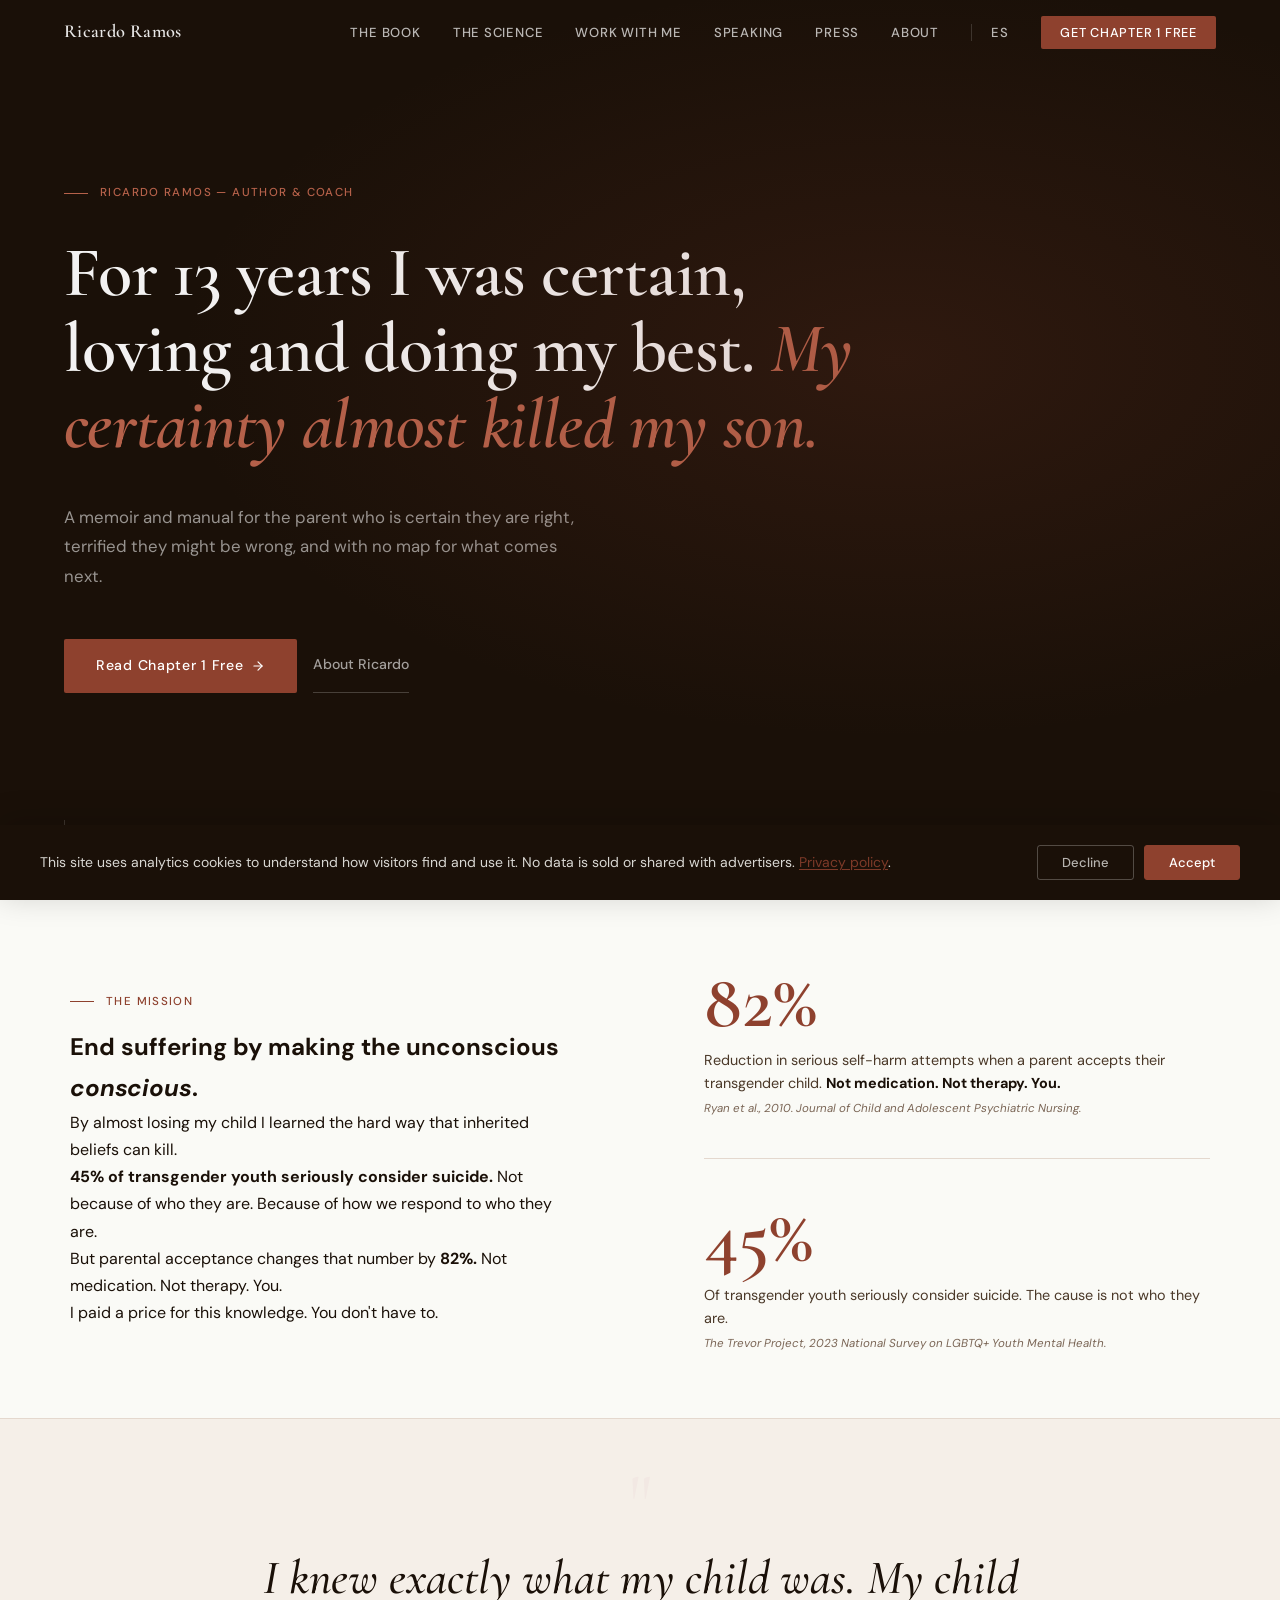
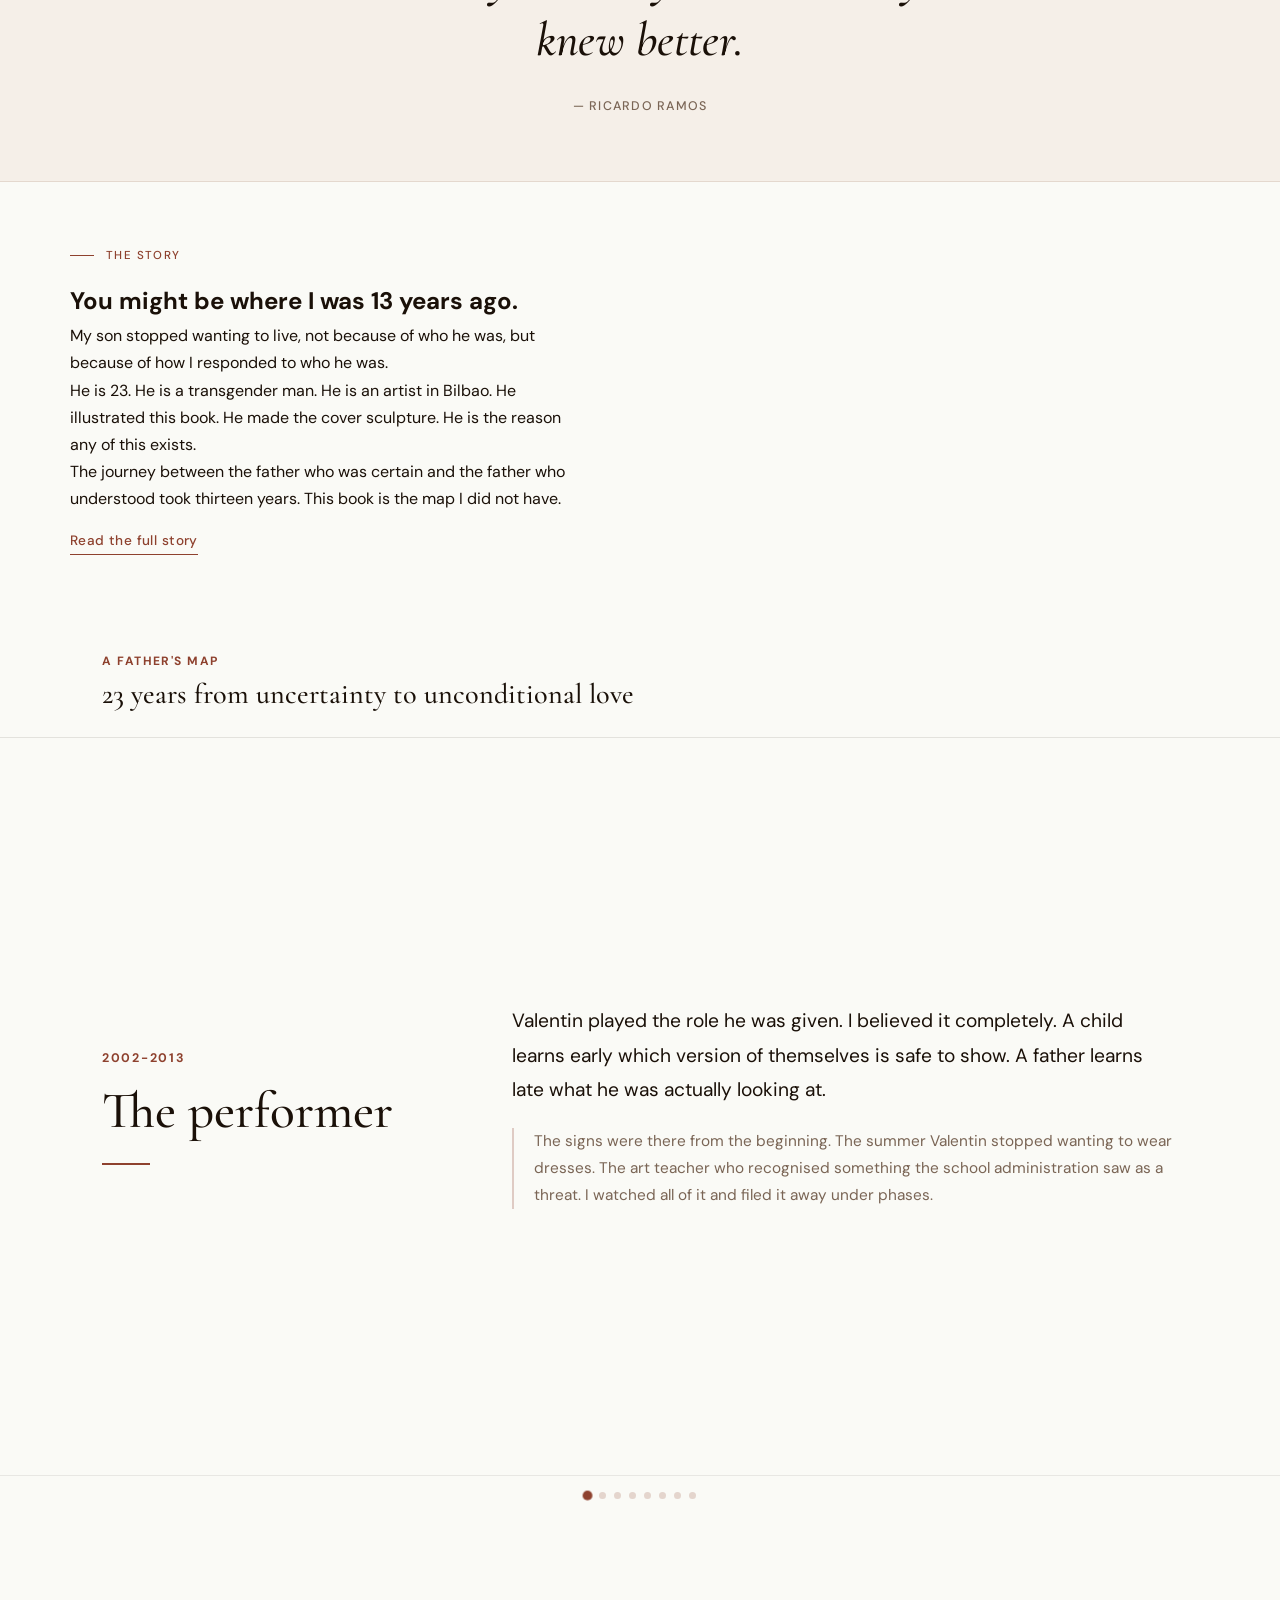
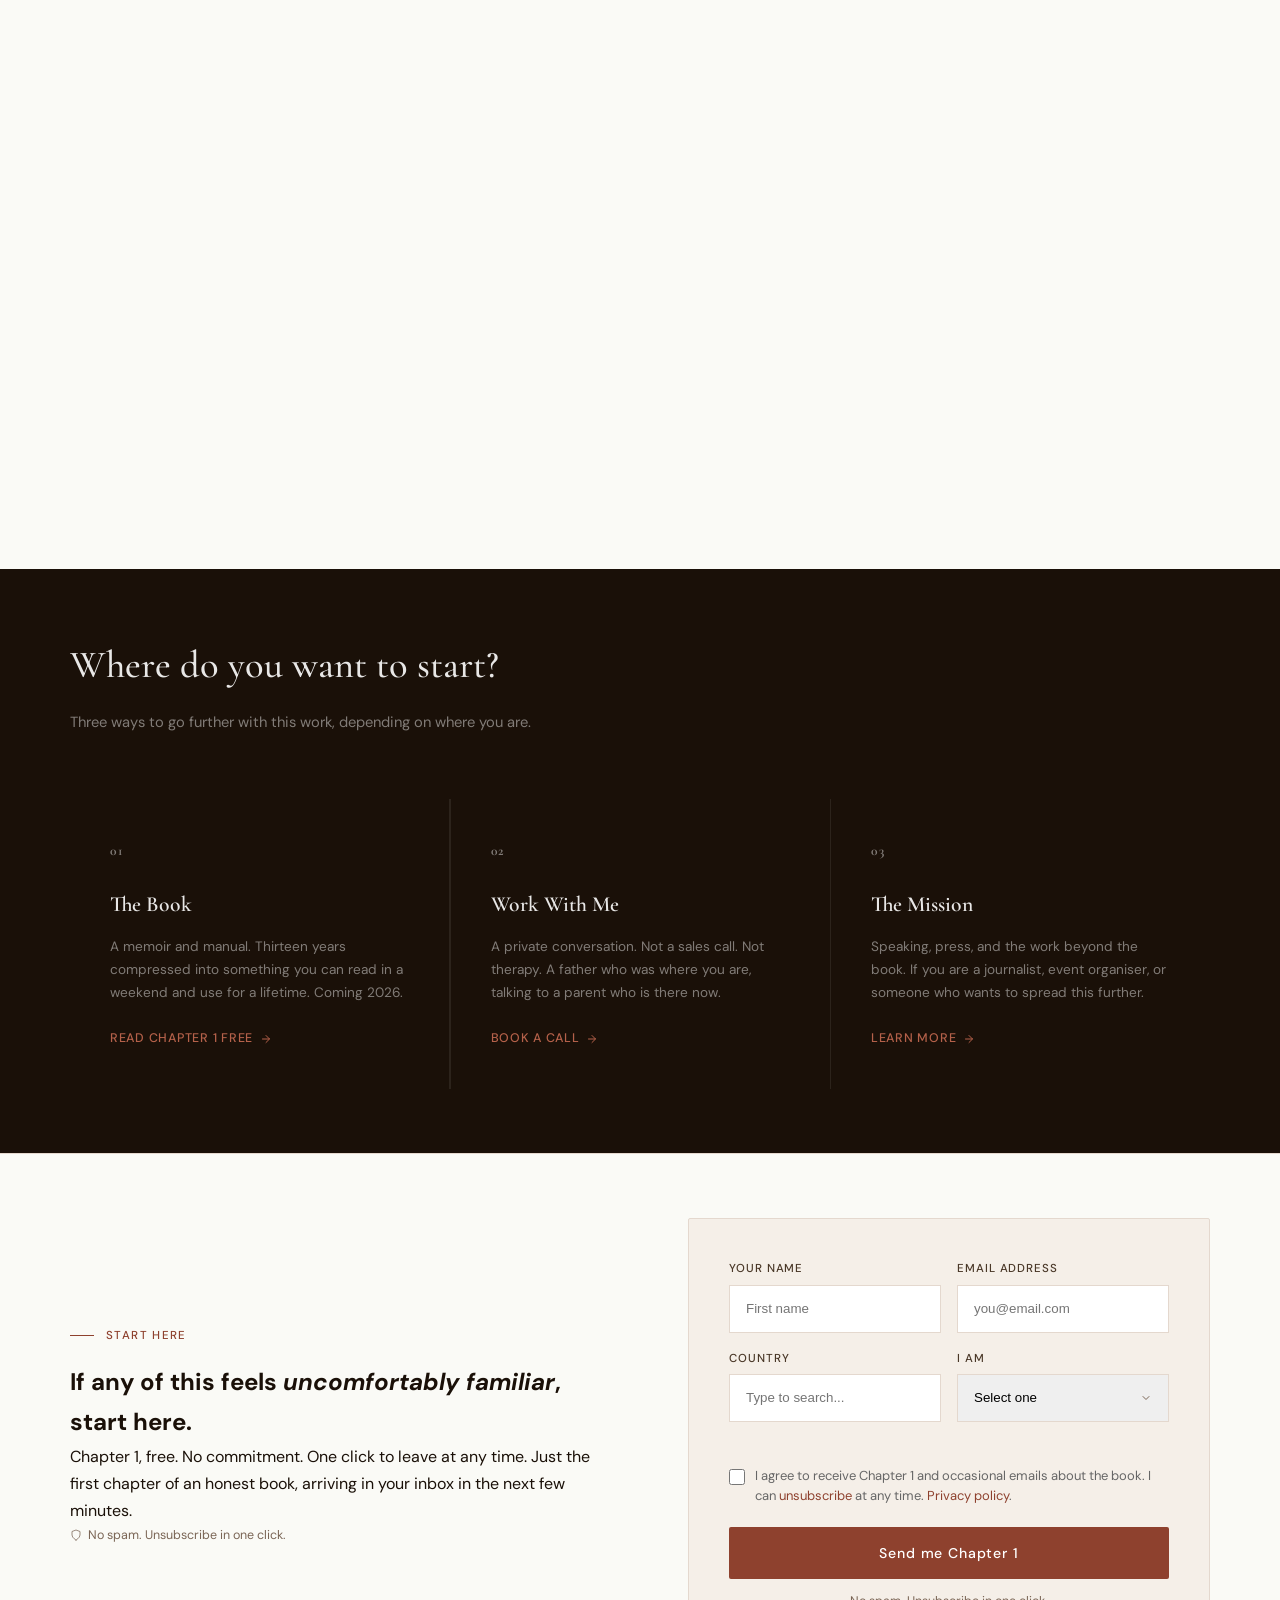
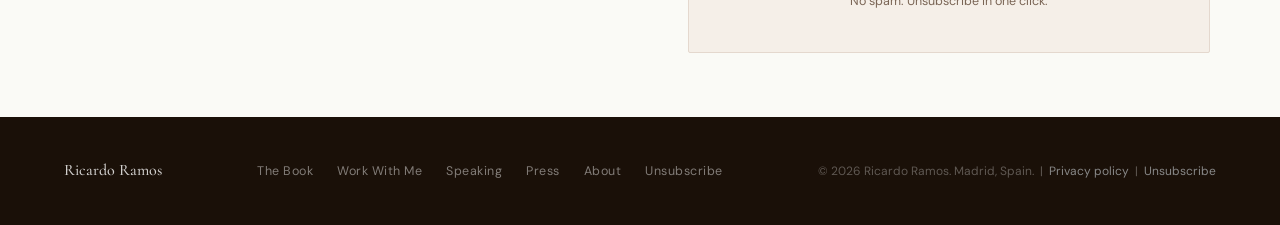
<file: index.html>
<!DOCTYPE html>
<html lang="en">
<head>
  <meta charset="UTF-8" />
  <meta name="viewport" content="width=device-width, initial-scale=1.0" />
  <title>Ricardo Ramos — Author & Coach</title>
  <meta name="description" content="For 13 years I was certain, loving and doing my best. My certainty almost killed my son. A memoir and coaching platform for parents who are not yet ready." />
  <link rel="preconnect" href="https://fonts.googleapis.com" />
  <link rel="preconnect" href="https://fonts.gstatic.com" crossorigin />
  <link href="https://fonts.googleapis.com/css2?family=Cormorant+Garamond:ital,wght@0,300;0,400;0,500;0,600;0,700;1,300;1,400;1,600&family=DM+Sans:opsz,wght@9..40,300;9..40,400;9..40,500&display=swap" rel="stylesheet" />
  <link rel="stylesheet" href="/css/styles.css" />
  <link rel="icon" type="image/x-icon" href="/favicon.ico"/>
<link rel="icon" type="image/png" sizes="96x96" href="/favicon-96x96.png"/>
<link rel="icon" type="image/svg+xml" href="/favicon.svg"/>
<link rel="apple-touch-icon" sizes="180x180" href="/apple-touch-icon.png"/>
<link rel="manifest" href="/site.webmanifest"/>
  <meta property="og:type" content="website" />
  <meta property="og:url" content="https://ricardoramosauthor.com/" />
  <meta property="og:title" content="Ricardo Ramos — Author & Coach" />
  <meta property="og:description" content="For 13 years I was certain, loving and doing my best. My certainty almost killed my son." />
  <meta property="og:image" content="https://ricardoramosauthor.com/og-image.jpg" />
  <meta name="twitter:card" content="summary_large_image" />
  <meta name="twitter:title" content="Ricardo Ramos — Author & Coach" />
  <meta name="twitter:description" content="For 13 years I was certain, loving and doing my best. My certainty almost killed my son." />
  <link rel="canonical" href="https://ricardoramosauthor.com/" />
  <script type="application/ld+json">
  {
    "@context": "https://schema.org",
    "@graph": [
      {
        "@type": "WebSite",
        "@id": "https://ricardoramosauthor.com/#website",
        "url": "https://ricardoramosauthor.com/",
        "name": "Ricardo Ramos",
        "description": "Author and coach. A memoir and manual for parents of transgender children.",
        "publisher": { "@id": "https://ricardoramosauthor.com/#person" }
      },
      {
        "@type": "Person",
        "@id": "https://ricardoramosauthor.com/#person",
        "name": "Ricardo Ramos",
        "jobTitle": "Author and Coach",
        "nationality": "Venezuelan",
        "homeLocation": { "@type": "Place", "name": "Madrid, Spain" },
        "url": "https://ricardoramosauthor.com/",
        "email": "ricardo@ricardoramosauthor.com",
        "description": "Venezuelan entrepreneur and author based in Madrid. Author of God Makes No Mistakes.",
        "knowsAbout": ["transgender parenting", "parental acceptance", "family transformation", "identity", "coaching"],
        "knowsLanguage": ["Spanish", "English"]
      }
    ]
  }
  </script>
  <style>
    html, body { overflow-x: clip; }

    /* HERO */
    .hero {
      min-height: 100svh; padding: 0 5vw;
      display: grid; grid-template-rows: 1fr auto;
      background: var(--dark); position: relative; overflow: hidden;
    }
    .hero::before {
      content: ''; position: absolute; inset: 0;
      background: radial-gradient(ellipse 80% 60% at 70% 40%, rgba(142,65,46,0.18) 0%, transparent 70%);
      pointer-events: none;
    }
    .hero-body { display: flex; align-items: center; padding-top: 96px; }
    .hero-inner { max-width: 820px; }
    .hero-inner .eyebrow { color: var(--terra-light); margin-bottom: 2rem; }
    .hero-inner .eyebrow::before { background: var(--terra-light); }
    .hero-headline {
      font-family: var(--font-display); font-size: clamp(2.6rem, 5.5vw, 5rem);
      font-weight: 600; line-height: 1.08; color: rgba(255,255,255,0.95);
      margin-bottom: 2.5rem; letter-spacing: -0.01em;
    }
    .hero-headline em { font-style: italic; color: var(--terra-light); }
    .hero-sub { font-size: 1.05rem; color: rgba(255,255,255,0.55); line-height: 1.75; max-width: 520px; margin-bottom: 3rem; }
    .hero-actions { display: flex; gap: 1rem; flex-wrap: wrap; }
    .btn-hero {
      display: inline-flex; align-items: center; gap: 0.5rem;
      background: var(--terra); color: #fff; padding: 0.9rem 2rem;
      border-radius: var(--radius); font-size: 0.88rem; font-weight: 500;
      letter-spacing: 0.05em; transition: background 0.2s, transform 0.2s; min-height: 44px;
    }
    .btn-hero:hover { background: var(--terra-light); transform: translateY(-1px); }
    .btn-hero-ghost {
      display: inline-flex; align-items: center; gap: 0.5rem;
      color: rgba(255,255,255,0.6); font-size: 0.88rem; font-weight: 500;
      padding: 0.9rem 0; border-bottom: 1px solid rgba(255,255,255,0.2);
      transition: color 0.2s, border-color 0.2s; min-height: 44px;
    }
    .btn-hero-ghost:hover { color: rgba(255,255,255,0.9); border-color: rgba(255,255,255,0.5); }
    .hero-scroll {
      padding: 2.5rem 0; display: flex; align-items: center; gap: 1rem;
      color: rgba(255,255,255,0.2); font-size: 0.72rem; letter-spacing: 0.1em; text-transform: uppercase;
    }
    .hero-scroll::before {
      content: ''; display: block; width: 1px; height: 40px;
      background: rgba(255,255,255,0.15); animation: pulse-scroll 2s ease-in-out infinite;
    }
    @keyframes pulse-scroll { 0%, 100% { opacity: 0.3; } 50% { opacity: 0.8; } }

    /* WHY */
    .why-section { padding: 64px 5vw; background: var(--bg); }
    .why-grid { display: grid; grid-template-columns: 1fr 1fr; gap: 8rem; align-items: center; }
    .why-copy h2 { font-family: var(--font-display); font-size: clamp(2rem, 3.5vw, 3rem); font-weight: 500; line-height: 1.2; color: var(--ink); margin-bottom: 1.5rem; }
    .why-copy h2 em { font-style: italic; color: var(--terra); }
    .why-copy p { font-size: 0.98rem; color: var(--ink-mid); line-height: 1.85; margin-bottom: 1.25rem; }
    .why-copy p strong { color: var(--ink); font-weight: 600; }
    .why-copy .close { font-size: 1rem; color: var(--ink); font-weight: 500; margin-top: 1.5rem; margin-bottom: 0; }
    .stat-block { display: flex; flex-direction: column; gap: 2.5rem; }
    .stat-row { padding-bottom: 2.5rem; border-bottom: 1px solid var(--border); }
    .stat-row:last-child { border-bottom: none; padding-bottom: 0; }
    .stat-big { font-family: var(--font-display); font-size: clamp(3rem, 6vw, 5rem); font-weight: 600; color: var(--terra); line-height: 1; margin-bottom: 0.5rem; }
    .stat-context { font-size: 0.9rem; color: var(--ink-mid); line-height: 1.6; }
    .stat-context strong { color: var(--ink); }
    .stat-source { font-size: 0.72rem; color: var(--ink-soft); margin-top: 0.25rem; font-style: italic; }

    /* QUOTE */
    .quote-section { padding: 64px 5vw; background: var(--cream); border-top: 1px solid var(--border); border-bottom: 1px solid var(--border); }
    .quote-inner { max-width: 820px; margin: 0 auto; text-align: center; }
    .quote-mark { font-family: var(--font-display); font-size: 5rem; color: var(--terra-pale); line-height: 0.5; margin-bottom: 1.5rem; display: block; }
    .quote-text { font-family: var(--font-display); font-size: clamp(1.8rem, 4vw, 3rem); font-weight: 500; font-style: italic; color: var(--ink); line-height: 1.3; margin-bottom: 1.5rem; }
    .quote-attr { font-size: 0.78rem; font-weight: 500; letter-spacing: 0.1em; text-transform: uppercase; color: var(--ink-soft); }

    /* STORY */
    .story-section { padding: 64px 5vw; background: var(--bg); }
    .story-grid { display: grid; grid-template-columns: 1fr 1fr; gap: 8rem; align-items: center; }
    .story-copy h2 { font-family: var(--font-display); font-size: clamp(1.8rem, 3vw, 2.6rem); font-weight: 500; line-height: 1.25; color: var(--ink); margin-bottom: 1.5rem; }
    .story-copy p { font-size: 0.98rem; color: var(--ink-mid); line-height: 1.85; margin-bottom: 1.25rem; }
    .story-copy .son-line { font-family: var(--font-display); font-size: 1.1rem; font-style: italic; color: var(--ink); border-left: 3px solid var(--terra); padding-left: 1.25rem; line-height: 1.6; margin: 2rem 0; }
    /* HORIZONTAL STICKY TIMELINE */

    /* DOORS */
    .doors-section { padding: 64px 5vw; background: var(--dark); }
    .doors-header { max-width: 600px; margin-bottom: 4rem; }
    .doors-header h2 { font-family: var(--font-display); font-size: clamp(1.8rem, 3vw, 2.6rem); font-weight: 500; color: rgba(255,255,255,0.9); margin-bottom: 0.75rem; }
    .doors-header p { font-size: 0.92rem; color: rgba(255,255,255,0.45); }
    .doors-grid { display: grid; grid-template-columns: repeat(3, 1fr); gap: 1.5px; background: rgba(255,255,255,0.08); }
    .door { background: var(--dark); padding: 2.5rem; transition: background 0.25s; display: flex; flex-direction: column; }
    .door:hover { background: #2C1A0E; }
    .door-number { font-family: var(--font-display); font-size: 0.75rem; font-weight: 700; letter-spacing: 0.12em; color: var(--terra-light); margin-bottom: 1.5rem; }
    .door h3 { font-family: var(--font-display); font-size: 1.35rem; font-weight: 600; color: rgba(255,255,255,0.9); margin-bottom: 0.75rem; }
    .door p { font-size: 0.85rem; color: rgba(255,255,255,0.45); line-height: 1.7; flex: 1; margin-bottom: 1.5rem; }
    .door-link { display: inline-flex; align-items: center; gap: 0.4rem; font-size: 0.78rem; font-weight: 500; letter-spacing: 0.06em; text-transform: uppercase; color: var(--terra-light); transition: gap 0.2s; }
    .door-link:hover { gap: 0.7rem; }

    /* LEAD CAPTURE */
    .invite-section { padding: 64px 5vw; background: var(--bg); border-top: 1px solid var(--border); }
    .invite-grid { display: grid; grid-template-columns: 1fr 1fr; gap: 6rem; align-items: center; }
    .invite-copy h2 { font-family: var(--font-display); font-size: clamp(2rem, 3.5vw, 3rem); font-weight: 500; line-height: 1.2; color: var(--ink); margin-bottom: 1.25rem; }
    .invite-copy h2 em { font-style: italic; color: var(--terra); }
    .invite-copy p { font-size: 0.95rem; color: var(--ink-mid); line-height: 1.75; margin-bottom: 1rem; }
    .invite-form-wrap { background: var(--cream); border: 1px solid var(--border); border-radius: var(--radius); padding: 2.5rem; }

    /* CONSENT ROW */
    .consent-row { display: flex; gap: 10px; align-items: flex-start; margin-bottom: 20px; }
    .consent-row input[type="checkbox"] { margin-top: 3px; flex-shrink: 0; accent-color: #8E412E; }
    .consent-row p { margin: 0; font-size: 13px; color: #666; line-height: 1.6; }

    /* COUNTRY DROPDOWN */
    #country-dropdown {
      display: none; position: absolute; z-index: 200; left: 0; right: 0;
      background: #fff; border: 1px solid var(--border); border-top: none;
      max-height: 220px; overflow-y: auto; border-radius: 0 0 6px 6px;
      box-shadow: 0 6px 16px rgba(0,0,0,0.08);
    }
    .country-option { padding: 10px 14px; cursor: pointer; font-size: 0.9rem; color: var(--ink); line-height: 1.4; }
    .country-option:hover { background: var(--cream); }

    /* MOBILE */
    @media (max-width: 900px) {
      .why-grid, .story-grid, .invite-grid { grid-template-columns: 1fr; gap: 3.5rem; }
      .doors-grid { grid-template-columns: 1fr; gap: 0; }
      .door { border-bottom: 1px solid rgba(255,255,255,0.08); }
      .hero-headline { font-size: clamp(1.8rem, 8vw, 2.6rem); }
      .hero-inner { max-width: 100%; }
      .invite-section { scroll-margin-top: 24px; padding-top: 24px; }
      .invite-grid { gap: 0.5rem; }
      .invite-form-wrap { padding: 1.25rem; box-sizing: border-box; width: 100%; }
      .invite-form-wrap input,
      .invite-form-wrap select { box-sizing: border-box; width: 100%; max-width: 100%; }
      .consent-row { width: 100%; box-sizing: border-box; }
    }
  
    /* ── HORIZONTAL STICKY TIMELINE ── */
    @media(max-width:600px){}
    @media(max-width:600px){}

    /* TIMELINE */
    @media(max-width:700px){}
    @media(max-width:700px){}

    /* TIMELINE */
    .tl-outer{position:relative;height:350vh;}
    .tl-sticky{position:sticky;top:0;height:100vh;overflow:hidden;background:var(--bg);display:flex;flex-direction:column;}
    .tl-header{flex-shrink:0;padding:2rem 8vw 1.5rem;border-bottom:0.5px solid rgba(26,16,8,.1);}
    .tl-main-title{font-size:.75rem;font-weight:700;letter-spacing:.12em;text-transform:uppercase;color:var(--terra);margin-bottom:.4rem;display:block;}
    .tl-subtitle{font-family:var(--font-display);font-size:clamp(1.4rem,2.2vw,2rem);font-weight:500;color:var(--dark);line-height:1.25;margin:0;}
    .tl-card-area{flex:1;min-height:0;overflow:hidden;padding:0 8vw;display:flex;align-items:stretch;}
    .tl-track{display:flex;width:100%;align-items:stretch;transition:transform .6s cubic-bezier(.25,.46,.45,.94);will-change:transform;}
    .tl-card{flex:0 0 100%;min-width:100%;opacity:0;transform:translateX(20px);transition:opacity .45s ease,transform .45s ease;display:grid;grid-template-columns:1fr 2fr;gap:6vw;align-items:center;}
    .tl-card.on{opacity:1;transform:translateX(0);}
    .tl-yr{font-size:.78rem;font-weight:700;letter-spacing:.14em;text-transform:uppercase;color:var(--terra);margin-bottom:.9rem;display:block;}
    .tl-ttl{font-family:var(--font-display);font-size:clamp(2.2rem,4vw,3.5rem);font-weight:500;color:var(--dark);line-height:1.1;margin-bottom:1.5rem;}
    .tl-rule{width:48px;height:2px;background:var(--terra);}
    .tl-dsc{font-size:clamp(1.05rem,1.5vw,1.25rem);color:var(--ink);line-height:1.8;margin-bottom:1.25rem;}
    .tl-detail{font-size:clamp(.95rem,1.2vw,1.1rem);color:var(--ink-soft);line-height:1.75;padding-left:1.25rem;border-left:2px solid rgba(142,65,46,.25);}
    .tl-bottom{flex-shrink:0;padding:1rem 8vw calc(1.25rem + env(safe-area-inset-bottom));display:flex;align-items:center;justify-content:center;border-top:0.5px solid rgba(26,16,8,.08);}
    .tl-dots{display:flex;gap:8px;}
    .tl-dot{width:7px;height:7px;border-radius:50%;background:rgba(142,65,46,.2);transition:background .3s,transform .3s;}
    .tl-dot.on{background:var(--terra);transform:scale(1.4);}
    @media(max-width:700px){
      .tl-card{grid-template-columns:1fr;gap:1rem;align-items:start;}
      .tl-card-area{align-items:flex-start;padding-top:1.25rem;overflow-y:auto;padding-bottom:7rem;}
      .tl-ttl{font-size:2rem;margin-bottom:1rem;}
      .tl-dsc{font-size:1rem;}
      .tl-detail{font-size:.9rem;}
    }
</style>
</head>
  <nav class="nav hero-dark" id="main-nav" role="navigation" aria-label="Main navigation">
    <a href="/" class="nav-logo">Ricardo Ramos</a>
    <ul class="nav-links" role="list">
      <li><a href="/book.html">The Book</a></li>
      <li><a href="/the-science">The Science</a></li>
      <li><a href="/work-with-me.html">Work With Me</a></li>
      <li><a href="/speaking.html">Speaking</a></li>
      <li><a href="/press.html">Press</a></li>
      <li><a href="/about.html">About</a></li>
      <li><a href="https://es.ricardoramosauthor.com" class="nav-lang">ES</a></li>
      <li><a href="#invite" class="nav-cta">Get Chapter 1 Free</a></li>
    </ul>
    <button class="nav-hamburger" id="hamburger" aria-label="Open menu" aria-expanded="false">
      <span></span><span></span><span></span>
    </button>
  </nav>
  <div class="nav-mobile" id="mobile-nav">
    <a href="/book.html">The Book</a>
    <a href="/the-science">The Science</a>
    <a href="/work-with-me.html">Work With Me</a>
    <a href="/speaking.html">Speaking</a>
    <a href="/press.html">Press</a>
    <a href="/about.html">About</a>
    <a href="#invite" class="mobile-cta">Get Chapter 1 Free</a>
    <a href="https://es.ricardoramosauthor.com" style="font-size:0.85rem;color:var(--ink-soft);letter-spacing:0.08em;text-transform:uppercase;">ES</a>
  </div>

  <section class="hero" aria-labelledby="hero-headline">
    <div class="hero-body">
      <div class="hero-inner">
        <p class="section-label eyebrow reveal">Ricardo Ramos — Author & Coach</p>
        <h1 class="hero-headline reveal reveal-delay-1" id="hero-headline">
          For 13 years I was certain, loving and doing my best.
          <em>My certainty almost killed my son.</em>
        </h1>
        <p class="hero-sub reveal reveal-delay-2">A memoir and manual for the parent who is certain they are right, terrified they might be wrong, and with no map for what comes next.</p>
        <div class="hero-actions reveal reveal-delay-3">
          <a href="#invite" class="btn-hero">
            Read Chapter 1 Free
            <svg width="14" height="14" viewBox="0 0 24 24" fill="none" stroke="currentColor" stroke-width="2" stroke-linecap="round" stroke-linejoin="round"><line x1="5" y1="12" x2="19" y2="12"/><polyline points="12 5 19 12 12 19"/></svg>
          </a>
          <a href="/about.html" class="btn-hero-ghost">About Ricardo</a>
        </div>
      </div>
    </div>
    <div class="hero-scroll">Scroll</div>
  </section>

  <section class="why-section" aria-labelledby="why-heading">
    <div class="container">
      <div class="why-grid">
        <div class="reveal">
          <p class="section-label">The mission</p>
          <h2 id="why-heading">End suffering by making the unconscious <em>conscious</em>.</h2>
          <p>By almost losing my child I learned the hard way that inherited beliefs can kill.</p>
          <p><strong>45% of transgender youth seriously consider suicide.</strong> Not because of who they are. Because of how we respond to who they are.</p>
          <p>But parental acceptance changes that number by <strong>82%.</strong> Not medication. Not therapy. You.</p>
          <p class="close">I paid a price for this knowledge. You don't have to.</p>
        </div>
        <div class="stat-block reveal reveal-delay-2">
          <div class="stat-row">
            <div class="stat-big">82%</div>
            <p class="stat-context">Reduction in serious self-harm attempts when a parent accepts their transgender child. <strong>Not medication. Not therapy. You.</strong></p>
            <p class="stat-source">Ryan et al., 2010. Journal of Child and Adolescent Psychiatric Nursing.</p>
          </div>
          <div class="stat-row">
            <div class="stat-big">45%</div>
            <p class="stat-context">Of transgender youth seriously consider suicide. The cause is not who they are.</p>
            <p class="stat-source">The Trevor Project, 2023 National Survey on LGBTQ+ Youth Mental Health.</p>
          </div>
        </div>
      </div>
    </div>
  </section>

  <section class="quote-section" aria-label="Author quote">
    <div class="quote-inner reveal">
      <span class="quote-mark" aria-hidden="true">"</span>
      <p class="quote-text">I knew exactly what my child was. My child knew better.</p>
      <p class="quote-attr">— Ricardo Ramos</p>
    </div>
  </section>

  <section class="story-section" aria-labelledby="story-heading">
    <div class="container">
      <div class="story-grid">
        <div class="reveal">
          <p class="section-label">The story</p>
          <h2 id="story-heading">You might be where I was 13 years ago.</h2>
          <p>My son stopped wanting to live, not because of who he was, but because of how I responded to who he was.</p>
          <div class="son-line">He is 23. He is a transgender man. He is an artist in Bilbao. He illustrated this book. He made the cover sculpture. He is the reason any of this exists.</div>
          <p>The journey between the father who was certain and the father who understood took thirteen years. This book is the map I did not have.</p>
          <a href="/about.html" class="btn-link" style="margin-top:1rem;">Read the full story</a>
        </div>
      </div>
    </div>
  </section>

  <section style="padding:0;margin:0;display:block;">
    <div class="tl-outer" id="tlOuter"><div class="tl-sticky"><div class="tl-header"><span class="tl-main-title">A father's map</span><p class="tl-subtitle">23 years from uncertainty to unconditional love</p></div><div class="tl-card-area"><div class="tl-track" id="tlTrack"><div class="tl-card on"><div><span class="tl-yr">2002-2013</span><h3 class="tl-ttl">The performer</h3><div class="tl-rule"></div></div><div><p class="tl-dsc">Valentin played the role he was given. I believed it completely. A child learns early which version of themselves is safe to show. A father learns late what he was actually looking at.</p><p class="tl-detail">The signs were there from the beginning. The summer Valentin stopped wanting to wear dresses. The art teacher who recognised something the school administration saw as a threat. I watched all of it and filed it away under phases.</p></div></div><div class="tl-card"><div><span class="tl-yr">2013</span><h3 class="tl-ttl">The first call</h3><div class="tl-rule"></div></div><div><p class="tl-dsc">Valentin calls. Non-binary. I have no map, no framework, no language for what I am being told. My first response, delivered with love and total certainty: this is a phase.</p><p class="tl-detail">I researched. I came back with gentle but corrosive logic. The conversation I thought was open-minded was, in fact, the first brick in a wall I did not yet know I was building.</p></div></div><div class="tl-card"><div><span class="tl-yr">2013-2014</span><h3 class="tl-ttl">The wall</h3><div class="tl-rule"></div></div><div><p class="tl-dsc">A father who would die for his child, doing everything wrong. Certainty as armor. The distance grew without either of us naming it. The damage compounded quietly, brick by brick.</p><p class="tl-detail">I built elaborate theories. The mother-rejection theory. The cultural-contamination theory. Both made my certainty the solution and my son's experience the problem to be solved.</p></div></div><div class="tl-card"><div><span class="tl-yr">2014</span><h3 class="tl-ttl">The checkmate</h3><div class="tl-rule"></div></div><div><p class="tl-dsc">Valentin calls again. He feels like a man. He has felt this way since he was four or five. My answer: antidepressants, continue therapy, push through it.</p><p class="tl-detail">Valentin complied, because he was a good son. Dad, I hate this. I feel like a zombie. I cannot paint. I insisted he stay on the medication. That is a sentence I still carry.</p></div></div><div class="tl-card"><div><span class="tl-yr">2014-2015</span><h3 class="tl-ttl">The wake-up call</h3><div class="tl-rule"></div></div><div><p class="tl-dsc">Valentin calls a third time. He has lost the will to live. I am 39, in Barcelona. This is the call I will spend the rest of my life being grateful I answered differently.</p><p class="tl-detail">Something broke open. I ran out of moves and found, on the other side of running out, the only thing that had ever been available: presence without an agenda.</p></div></div><div class="tl-card"><div><span class="tl-yr">2015-2023</span><h3 class="tl-ttl">The long repair</h3><div class="tl-rule"></div></div><div><p class="tl-dsc">Shadow work. Self-forgiveness. Valentin's forgiveness. The slow, unglamorous work of becoming someone my children could actually reach.</p><p class="tl-detail">No single moment. No dramatic turn. Years of reading, meditation, therapy, courses. The relationship rebuilt itself the way bones do after a fracture, stronger at the break.</p></div></div><div class="tl-card"><div><span class="tl-yr">2024</span><h3 class="tl-ttl">The sculpture</h3><div class="tl-rule"></div></div><div><p class="tl-dsc">Valentin gave me a clay sculpture for my fiftieth birthday. Inscribed with a sentence that took twenty-three years to earn: gracias por evolucionar conmigo.</p><p class="tl-detail">He called it 10 Lustros. He made it himself, fired it himself, carried it himself. It sits on my desk now.</p></div></div><div class="tl-card"><div><span class="tl-yr">2025-2026</span><h3 class="tl-ttl">The book</h3><div class="tl-rule"></div></div><div><p class="tl-dsc">Valentin is 23. A working artist in Bilbao. He illustrated this book and made the cover sculpture. He is thriving.</p><p class="tl-detail">This book is not about Valentin. It is about me, about the mechanisms inside a loving father that nearly made him the cause of the thing he feared most. It exists now.</p></div></div></div></div><div class="tl-bottom"><div class="tl-dots" id="tlDots"><div class="tl-dot on"></div><div class="tl-dot"></div><div class="tl-dot"></div><div class="tl-dot"></div><div class="tl-dot"></div><div class="tl-dot"></div><div class="tl-dot"></div><div class="tl-dot"></div></div></div></div></div>
  </section>

  <section class="doors-section" aria-labelledby="doors-heading">
    <div class="container">
      <div class="doors-header reveal">
        <h2 id="doors-heading">Where do you want to start?</h2>
        <p>Three ways to go further with this work, depending on where you are.</p>
      </div>
      <div class="doors-grid">
        <div class="door reveal">
          <p class="door-number">01</p>
          <h3>The Book</h3>
          <p>A memoir and manual. Thirteen years compressed into something you can read in a weekend and use for a lifetime. Coming 2026.</p>
          <a href="/book.html" class="door-link">Read Chapter 1 Free <svg width="12" height="12" viewBox="0 0 24 24" fill="none" stroke="currentColor" stroke-width="2" stroke-linecap="round" stroke-linejoin="round"><line x1="5" y1="12" x2="19" y2="12"/><polyline points="12 5 19 12 12 19"/></svg></a>
        </div>
        <div class="door reveal reveal-delay-1">
          <p class="door-number">02</p>
          <h3>Work With Me</h3>
          <p>A private conversation. Not a sales call. Not therapy. A father who was where you are, talking to a parent who is there now.</p>
          <a href="/work-with-me.html" class="door-link">Book a call <svg width="12" height="12" viewBox="0 0 24 24" fill="none" stroke="currentColor" stroke-width="2" stroke-linecap="round" stroke-linejoin="round"><line x1="5" y1="12" x2="19" y2="12"/><polyline points="12 5 19 12 12 19"/></svg></a>
        </div>
        <div class="door reveal reveal-delay-2">
          <p class="door-number">03</p>
          <h3>The Mission</h3>
          <p>Speaking, press, and the work beyond the book. If you are a journalist, event organiser, or someone who wants to spread this further.</p>
          <a href="/about.html" class="door-link">Learn more <svg width="12" height="12" viewBox="0 0 24 24" fill="none" stroke="currentColor" stroke-width="2" stroke-linecap="round" stroke-linejoin="round"><line x1="5" y1="12" x2="19" y2="12"/><polyline points="12 5 19 12 12 19"/></svg></a>
        </div>
      </div>
    </div>
  </section>

  <section class="invite-section" id="invite" aria-labelledby="invite-heading">
    <div class="container">
      <div class="invite-grid">
        <div class="reveal">
          <p class="section-label">Start here</p>
          <h2 id="invite-heading">If any of this feels <em>uncomfortably familiar</em>, start here.</h2>
          <p>Chapter 1, free. No commitment. One click to leave at any time. Just the first chapter of an honest book, arriving in your inbox in the next few minutes.</p>
          <p style="font-size:0.78rem;color:var(--ink-soft);display:flex;align-items:center;gap:0.4rem;">
            <svg width="12" height="12" viewBox="0 0 24 24" fill="none" stroke="currentColor" stroke-width="1.5" stroke-linecap="round"><path d="M12 22s8-4 8-10V5l-8-3-8 3v7c0 6 8 10 8 10z"/></svg>
            No spam. Unsubscribe in one click.
          </p>
        </div>
        <div class="reveal reveal-delay-1">
          <div id="form-error" class="form-error" role="alert"></div>
          <div id="form-success" class="form-success" role="alert">
            <div class="form-success-icon"><svg viewBox="0 0 24 24"><polyline points="20 6 9 17 4 12"/></svg></div>
            <h3>Chapter 1 is on its way.</h3>
            <p id="success-email-msg">Check your inbox. We will be in touch when the book is ready.</p>
            <a href="/chapter-1.html" class="btn btn-primary" style="display:inline-block;margin-top:1.25rem;" target="_blank" rel="noopener">Read Chapter 1 now &rarr;</a>
          </div>
          <div class="invite-form-wrap" id="form-wrap">
            <form id="invite-form" novalidate>
              <div class="form-row">
                <div class="form-group">
                  <label for="f-name">Your name</label>
                  <input type="text" id="f-name" placeholder="First name" autocomplete="given-name" required />
                  <span class="field-error" id="err-name">Please enter your name.</span>
                </div>
                <div class="form-group">
                  <label for="f-email">Email address</label>
                  <input type="email" id="f-email" placeholder="you@email.com" autocomplete="email" required />
                  <span class="field-error" id="err-email">Please enter a valid email.</span>
                  <span class="email-suggest" id="email-suggest"></span>
                </div>
              </div>
              <div class="form-row">
                <div class="form-group" style="position:relative;">
                  <label for="f-country-input">Country</label>
                  <input type="text" id="f-country-input" placeholder="Type to search..." autocomplete="off" />
                  <input type="hidden" id="f-country" />
                  <div id="country-dropdown"></div>
                  <span class="field-error" id="err-country">Please select your country.</span>
                </div>
                <div class="form-group">
                  <label for="f-rel">I am</label>
                  <select id="f-rel" class="field-select" style="margin-bottom:28px">
                    <option value="">Select one</option>
                    <option>I am the father</option>
                    <option>I am the mother</option>
                    <option>I am the spouse or partner</option>
                    <option>I am a family member</option>
                    <option>I am a friend</option>
                    <option>I am the child</option>
                    <option>I am a professional or educator</option>
                  </select>
                  <span class="field-error" id="err-rel">Please select an option.</span>
                </div>
              </div>
              <div style="margin-bottom:20px;width:100%;max-width:100%;box-sizing:border-box;">
                <label for="field-consent" style="display:block;position:relative;padding-left:26px;font-size:13px;color:#666;line-height:1.6;cursor:pointer;">
                  <input type="checkbox" id="field-consent" style="position:absolute;left:0;top:3px;width:16px;height:16px;accent-color:#8E412E;">
                  I agree to receive Chapter 1 and occasional emails about the book. I can <a href="/unsubscribe.html" style="color:#8E412E;">unsubscribe</a> at any time. <a href="/privacy.html" style="color:#8E412E;">Privacy policy</a>.
                </label>
              </div>
              <button type="submit" class="form-submit" id="form-btn">
                <span class="btn-text">Send me Chapter 1</span>
                <span class="spinner" aria-hidden="true"></span>
              </button>
              <p class="form-fine">No spam. Unsubscribe in one click.</p>
            </form>
          </div>
        </div>
      </div>
    </div>
  </section>

  <footer>
    <span class="footer-brand">Ricardo Ramos</span>
    <ul class="footer-links">
      <li><a href="/book.html">The Book</a></li>
      <li><a href="/work-with-me.html">Work With Me</a></li>
      <li><a href="/speaking.html">Speaking</a></li>
      <li><a href="/press.html">Press</a></li>
      <li><a href="/about.html">About</a></li>
      <li><a href="/unsubscribe.html">Unsubscribe</a></li>
    </ul>
    <p class="footer-copy">© 2026 Ricardo Ramos. Madrid, Spain. &nbsp;|&nbsp; <a href="/privacy.html" style="color:#888;text-decoration:none;">Privacy policy</a> &nbsp;|&nbsp; <a href="/unsubscribe.html" style="color:#888;text-decoration:none;">Unsubscribe</a></p>
  </footer>

  <script>
    // Posts the signup, retrying automatically on network or server errors.
    async function postSignup(payload) {
      const delays = [0, 1200, 2500];
      let lastErr;
      for (const d of delays) {
        if (d) await new Promise(r => setTimeout(r, d));
        try {
          const res = await fetch('/subscribe', { method:'POST', headers:{'Content-Type':'application/json'}, body: JSON.stringify(payload) });
          if (res.ok) return await res.json().catch(() => ({ success: true }));
          if (res.status < 500 && res.status !== 429) throw Object.assign(new Error('rejected'), { final: true });
          lastErr = new Error('server');
        } catch (e) { if (e.final) throw e; lastErr = e; }
      }
      throw lastErr;
    }

    const nav = document.getElementById('main-nav');
    window.addEventListener('scroll', () => { nav.classList.toggle('scrolled', window.scrollY > 60); }, { passive: true });
    const burger = document.getElementById('hamburger');
    const mobileNav = document.getElementById('mobile-nav');
    burger.addEventListener('click', () => {
      const open = burger.classList.toggle('open');
      mobileNav.classList.toggle('open', open);
      burger.setAttribute('aria-expanded', open);
      document.body.style.overflow = open ? 'hidden' : '';
    });
    mobileNav.querySelectorAll('a').forEach(l => { l.addEventListener('click', () => { burger.classList.remove('open'); mobileNav.classList.remove('open'); document.body.style.overflow = ''; }); });
    document.querySelectorAll('.hero .reveal').forEach((el, i) => { setTimeout(() => el.classList.add('visible'), 100 + i * 140); });
    document.querySelectorAll('.reveal:not(.hero .reveal)').forEach(el => {
      const ro = new IntersectionObserver(entries => { entries.forEach(e => { if (e.isIntersecting) { e.target.classList.add('visible'); ro.unobserve(e.target); } }); }, { threshold: 0.1, rootMargin: '0px 0px -40px 0px' });
      ro.observe(el);
    });

    // Country searchable dropdown
    const COUNTRIES = ['Afghanistan','Albania','Algeria','Andorra','Angola','Antigua and Barbuda','Argentina','Armenia','Australia','Austria','Azerbaijan','Bahamas','Bahrain','Bangladesh','Barbados','Belarus','Belgium','Belize','Benin','Bhutan','Bolivia','Bosnia and Herzegovina','Botswana','Brazil','Brunei','Bulgaria','Burkina Faso','Burundi','Cabo Verde','Cambodia','Cameroon','Canada','Central African Republic','Chad','Chile','China','Colombia','Comoros','Congo','Costa Rica','Croatia','Cuba','Cyprus','Czech Republic','Denmark','Djibouti','Dominica','Dominican Republic','Ecuador','Egypt','El Salvador','Equatorial Guinea','Eritrea','Estonia','Eswatini','Ethiopia','Fiji','Finland','France','Gabon','Gambia','Georgia','Germany','Ghana','Greece','Grenada','Guatemala','Guinea','Guinea-Bissau','Guyana','Haiti','Honduras','Hungary','Iceland','India','Indonesia','Iran','Iraq','Ireland','Israel','Italy','Jamaica','Japan','Jordan','Kazakhstan','Kenya','Kiribati','Kuwait','Kyrgyzstan','Laos','Latvia','Lebanon','Lesotho','Liberia','Libya','Liechtenstein','Lithuania','Luxembourg','Madagascar','Malawi','Malaysia','Maldives','Mali','Malta','Marshall Islands','Mauritania','Mauritius','Mexico','Micronesia','Moldova','Monaco','Mongolia','Montenegro','Morocco','Mozambique','Myanmar','Namibia','Nauru','Nepal','Netherlands','New Zealand','Nicaragua','Niger','Nigeria','North Korea','North Macedonia','Norway','Oman','Pakistan','Palau','Palestine','Panama','Papua New Guinea','Paraguay','Peru','Philippines','Poland','Portugal','Qatar','Romania','Russia','Rwanda','Saint Kitts and Nevis','Saint Lucia','Saint Vincent and the Grenadines','Samoa','San Marino','Sao Tome and Principe','Saudi Arabia','Senegal','Serbia','Seychelles','Sierra Leone','Singapore','Slovakia','Slovenia','Solomon Islands','Somalia','South Africa','South Korea','South Sudan','Spain','Sri Lanka','Sudan','Suriname','Sweden','Switzerland','Syria','Taiwan','Tajikistan','Tanzania','Thailand','Timor-Leste','Togo','Tonga','Trinidad and Tobago','Tunisia','Turkey','Turkmenistan','Tuvalu','Uganda','Ukraine','United Arab Emirates','United Kingdom','United States','Uruguay','Uzbekistan','Vanuatu','Vatican City','Venezuela','Vietnam','Yemen','Zambia','Zimbabwe'];
    const cInput = document.getElementById('f-country-input');
    const cHidden = document.getElementById('f-country');
    const cDropdown = document.getElementById('country-dropdown');
    cInput.addEventListener('input', () => {
      const val = cInput.value.toLowerCase().trim();
      cHidden.value = '';
      if (!val) { cDropdown.style.display = 'none'; return; }
      const matches = COUNTRIES.filter(c => c.toLowerCase().startsWith(val));
      if (!matches.length) { cDropdown.style.display = 'none'; return; }
      cDropdown.innerHTML = matches.slice(0, 8).map(c => `<div class="country-option">${c}</div>`).join('');
      cDropdown.style.display = 'block';
      cDropdown.querySelectorAll('.country-option').forEach(opt => {
        opt.addEventListener('click', () => {
          cInput.value = opt.textContent; cHidden.value = opt.textContent;
          cDropdown.style.display = 'none';
          cInput.classList.remove('error');
          document.getElementById('err-country').classList.remove('show');
        });
      });
    });
    document.addEventListener('click', e => { if (!e.target.closest('#f-country-input') && !e.target.closest('#country-dropdown')) cDropdown.style.display = 'none'; });

    // Email typo detection
    const commonDomains = ['gmail.com','yahoo.com','hotmail.com','outlook.com','icloud.com','live.com','protonmail.com'];
    function levenshtein(a, b) {
      const dp = Array.from({length:a.length+1}, (_,i) => Array.from({length:b.length+1}, (_,j) => j===0?i:i===0?j:0));
      for(let i=1;i<=a.length;i++) for(let j=1;j<=b.length;j++) dp[i][j]=a[i-1]===b[j-1]?dp[i-1][j-1]:1+Math.min(dp[i-1][j],dp[i][j-1],dp[i-1][j-1]);
      return dp[a.length][b.length];
    }
    function checkEmailTypo() {
      const val = document.getElementById('f-email').value.trim();
      const suggest = document.getElementById('email-suggest');
      if (!val.includes('@')) { suggest.classList.remove('show'); return; }
      const parts = val.split('@');
      if (parts.length !== 2 || !parts[1]) { suggest.classList.remove('show'); return; }
      const domain = parts[1].toLowerCase();
      let best = null, bestDist = Infinity;
      commonDomains.forEach(d => { const dist = levenshtein(domain, d); if (dist > 0 && dist <= 2 && dist < bestDist) { best = d; bestDist = dist; } });
      if (best) {
        const suggested = parts[0] + '@' + best;
        suggest.textContent = '✓ Did you mean ' + suggested + '? Click to fix.';
        suggest.classList.add('show');
        suggest.onclick = () => { document.getElementById('f-email').value = suggested; suggest.classList.remove('show'); };
      } else { suggest.classList.remove('show'); }
    }
    let emailDebounce;
    document.getElementById('f-email').addEventListener('input', () => { clearTimeout(emailDebounce); emailDebounce = setTimeout(checkEmailTypo, 600); });
    document.getElementById('f-email').addEventListener('blur', checkEmailTypo);

    // Form submission
    document.getElementById('invite-form').addEventListener('submit', async (e) => {
      e.preventDefault();
      let valid = true;
      const fields = [
        {id:'f-name', err:'err-name', check: v => v.trim().length > 0},
        {id:'f-email', err:'err-email', check: v => /^[^\s@]+@[^\s@]+\.[^\s@]+$/.test(v)},
        {id:'f-country', err:'err-country', check: v => v.trim() !== ''},
        {id:'f-rel', err:'err-rel', check: v => v !== ''},
      ];
      fields.forEach(({id, err, check}) => {
        const el = document.getElementById(id);
        const ok = check(el.value);
        el.classList.toggle('error', !ok);
        document.getElementById(err).classList.toggle('show', !ok);
        if (!ok) valid = false;
      });
      if (!valid) return;
      if (!document.getElementById('field-consent').checked) { alert('Please tick the consent box before continuing.'); return; }
      const btn = document.getElementById('form-btn');
      btn.classList.add('loading'); btn.disabled = true;
      document.getElementById('form-error').classList.remove('show');
      const payload = {
        name: document.getElementById('f-name').value.trim(),
        email: document.getElementById('f-email').value.trim(),
        country: document.getElementById('f-country').value.trim(),
        relationship: document.getElementById('f-rel').value,
      };
      try {
        const data = await postSignup(payload);
        document.getElementById('form-wrap').style.display = 'none';
        document.getElementById('success-email-msg').textContent = data.emailSent === false
          ? 'Your copy is ready right here. The email is running late, so you do not need to wait for it.'
          : 'Chapter 1 is on its way to ' + payload.email + '. You can also start reading right now.';
        document.getElementById('form-success').classList.add('show');
      } catch {
        const errEl = document.getElementById('form-error');
        errEl.textContent = 'We could not reach the server. Your details are still here, just tap the button again.';
        errEl.classList.add('show');
        btn.classList.remove('loading'); btn.disabled = false;
      }
    });
  </script>
  <!-- GDPR CONSENT BANNER -->
<style>
  #consent-banner {
    position: fixed;
    bottom: 0;
    left: 0;
    right: 0;
    background: var(--dark, #1A1008);
    color: var(--bg, #FAFAF6);
    padding: 20px 40px;
    display: flex;
    align-items: center;
    justify-content: space-between;
    gap: 24px;
    z-index: 9999;
    font-family: 'DM Sans', sans-serif;
    font-size: 14px;
    line-height: 1.6;
    box-shadow: 0 -4px 32px rgba(0,0,0,0.18);
    transform: translateY(100%);
    transition: transform 0.4s cubic-bezier(0.16, 1, 0.3, 1);
  }
  #consent-banner.visible { transform: translateY(0); }
  #consent-banner p { margin: 0; flex: 1; opacity: 0.85; }
  #consent-banner a { color: var(--terra, #8E412E); text-decoration: underline; text-underline-offset: 2px; }
  .consent-buttons { display: flex; gap: 10px; flex-shrink: 0; }
  .consent-btn {
    padding: 10px 24px;
    border-radius: 3px;
    font-family: 'DM Sans', sans-serif;
    font-size: 13px;
    font-weight: 500;
    cursor: pointer;
    transition: opacity 0.2s;
    line-height: 1;
  }
  .consent-btn:hover { opacity: 0.8; }
  .consent-accept { background: var(--terra, #8E412E); color: #fff; border: 1px solid var(--terra, #8E412E); }
  .consent-decline { background: transparent; color: rgba(250,250,246,0.7); border: 1px solid rgba(250,250,246,0.25); }
  @media (max-width: 640px) {
    #consent-banner { flex-direction: column; align-items: flex-start; padding: 20px 24px; gap: 16px; }
    .consent-buttons { width: 100%; }
    .consent-btn { flex: 1; text-align: center; padding: 12px 16px; }
  }
</style>

<div id="consent-banner" role="dialog" aria-label="Cookie consent">
  <p>
    This site uses analytics cookies to understand how visitors find and use it.
    No data is sold or shared with advertisers.
    <a href="/privacy.html" target="_blank" rel="noopener">Privacy policy</a>.
  </p>
  <div class="consent-buttons">
    <button class="consent-btn consent-decline" id="consent-decline">Decline</button>
    <button class="consent-btn consent-accept" id="consent-accept">Accept</button>
  </div>
</div>

<script>
  (function () {
    var GTM_ID = 'GTM-TWHP7VLN';
    var COOKIE_NAME = 'ric_consent';
    var COOKIE_DAYS = 365;

    function setCookie(name, value, days) {
      var expires = new Date(Date.now() + days * 864e5).toUTCString();
      document.cookie = name + '=' + encodeURIComponent(value) +
        '; expires=' + expires + '; path=/; SameSite=Lax; Secure';
    }

    function getCookie(name) {
      return document.cookie.split('; ').reduce(function (r, v) {
        var parts = v.split('=');
        return parts[0] === name ? decodeURIComponent(parts[1]) : r;
      }, null);
    }

    function loadGTM(id) {
      window.dataLayer = window.dataLayer || [];
      window.dataLayer.push({ 'gtm.start': new Date().getTime(), event: 'gtm.js' });
      var s = document.createElement('script');
      s.async = true;
      s.src = 'https://www.googletagmanager.com/gtm.js?id=' + id;
      document.head.appendChild(s);
    }

    function hideBanner() {
      var banner = document.getElementById('consent-banner');
      if (!banner) return;
      banner.style.transform = 'translateY(100%)';
      setTimeout(function () { banner.style.display = 'none'; }, 420);
    }

    var consent = getCookie(COOKIE_NAME);
    if (consent === 'accepted') { loadGTM(GTM_ID); return; }
    if (consent === 'declined') { return; }

    var banner = document.getElementById('consent-banner');
    if (banner) { setTimeout(function () { banner.classList.add('visible'); }, 700); }

    document.getElementById('consent-accept').addEventListener('click', function () {
      setCookie(COOKIE_NAME, 'accepted', COOKIE_DAYS);
      loadGTM(GTM_ID);
      hideBanner();
    });

    document.getElementById('consent-decline').addEventListener('click', function () {
      setCookie(COOKIE_NAME, 'declined', COOKIE_DAYS);
      hideBanner();
    });
  })();
</script>
<!-- END GDPR CONSENT BANNER -->

<script>
(function() {
  const section = document.querySelector('.timeline-section');
  const track = document.getElementById('tlTrack');
  const cards = track ? Array.from(track.querySelectorAll('.tl-card')) : [];
  const dots = Array.from(document.querySelectorAll('.tl-dot'));
  if (!section || !track || !cards.length) return;

  function update() {
    const rect = section.getBoundingClientRect();
    const sectionH = section.offsetHeight - window.innerHeight;
    const scrolled = Math.max(0, Math.min(1, -rect.top / sectionH));
    const total = cards.length;
    const idx = Math.min(total - 1, Math.floor(scrolled * total));
    const cardW = cards[0].offsetWidth + parseFloat(getComputedStyle(track).gap || 40);
    const offset = idx * cardW;
    track.style.transform = 'translateX(-' + offset + 'px)';
    cards.forEach((c, i) => c.classList.toggle('active', i === idx));
    dots.forEach((d, i) => d.classList.toggle('active', i === idx));
  }

  window.addEventListener('scroll', update, { passive: true });
  window.addEventListener('resize', update, { passive: true });
  update();
})();
</script>

<script>
(function(){
  var section = document.getElementById('timelineSection');
  var track   = document.getElementById('tlTrack');
  var prog    = document.getElementById('tlProgress');
  if(!section || !track) return;
  var cards = Array.from(track.querySelectorAll('.tl-card'));
  var dots  = prog ? Array.from(prog.querySelectorAll('.tl-dot')) : [];
  var total = cards.length;

  function tick(){
    var rect     = section.getBoundingClientRect();
    var scrolled = Math.max(0, Math.min(1, -rect.top / (section.offsetHeight - window.innerHeight)));
    var idx      = Math.min(total - 1, Math.floor(scrolled * total));
    var cardW    = cards[0].getBoundingClientRect().width + 16;
    track.style.transform = 'translateX(-' + (idx * cardW) + 'px)';
    cards.forEach(function(c,i){ c.classList.toggle('active', i === idx); });
    dots.forEach(function(d,i){  d.classList.toggle('active', i === idx); });
  }

  window.addEventListener('scroll', tick, {passive:true});
  window.addEventListener('resize', tick, {passive:true});
  tick();
})();
</script>
<script>
(function(){
  var outer=document.getElementById('tlOuter'),track=document.getElementById('tlTrack'),dotsEl=document.getElementById('tlDots');
  if(!outer||!track)return;
  var cards=Array.from(track.querySelectorAll('.tl-card')),dots=dotsEl?Array.from(dotsEl.querySelectorAll('.tl-dot')):[],n=cards.length;
  function upd(){var r=outer.getBoundingClientRect(),s=outer.offsetHeight-window.innerHeight,p=Math.max(0,Math.min(1,-r.top/s)),i=Math.min(n-1,Math.floor(p*n));track.style.transform='translateX(-'+(i*100)+'%)';cards.forEach(function(c,j){c.classList.toggle('on',j===i);});dots.forEach(function(d,j){d.classList.toggle('on',j===i);});}
  window.addEventListener('scroll',upd,{passive:true});window.addEventListener('resize',upd,{passive:true});upd();
})();
</script>
</body>
</html>
</file>
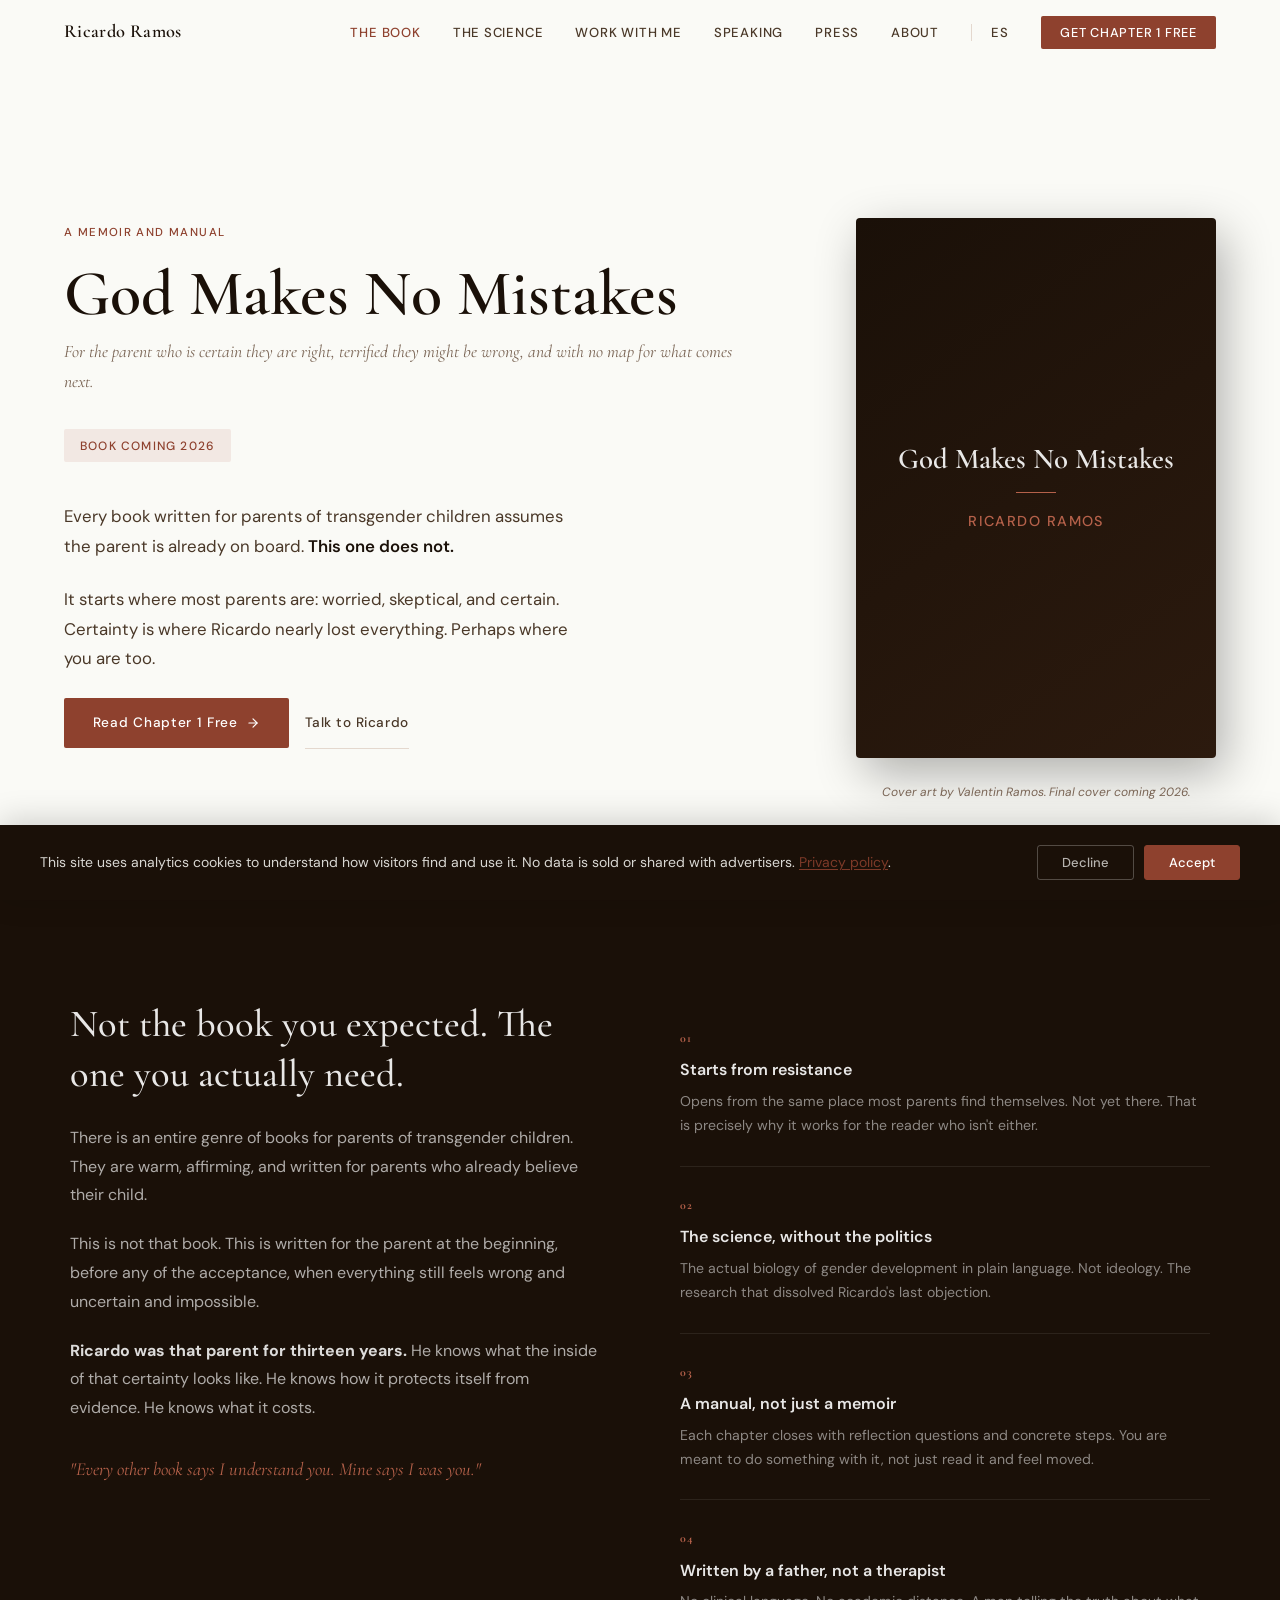
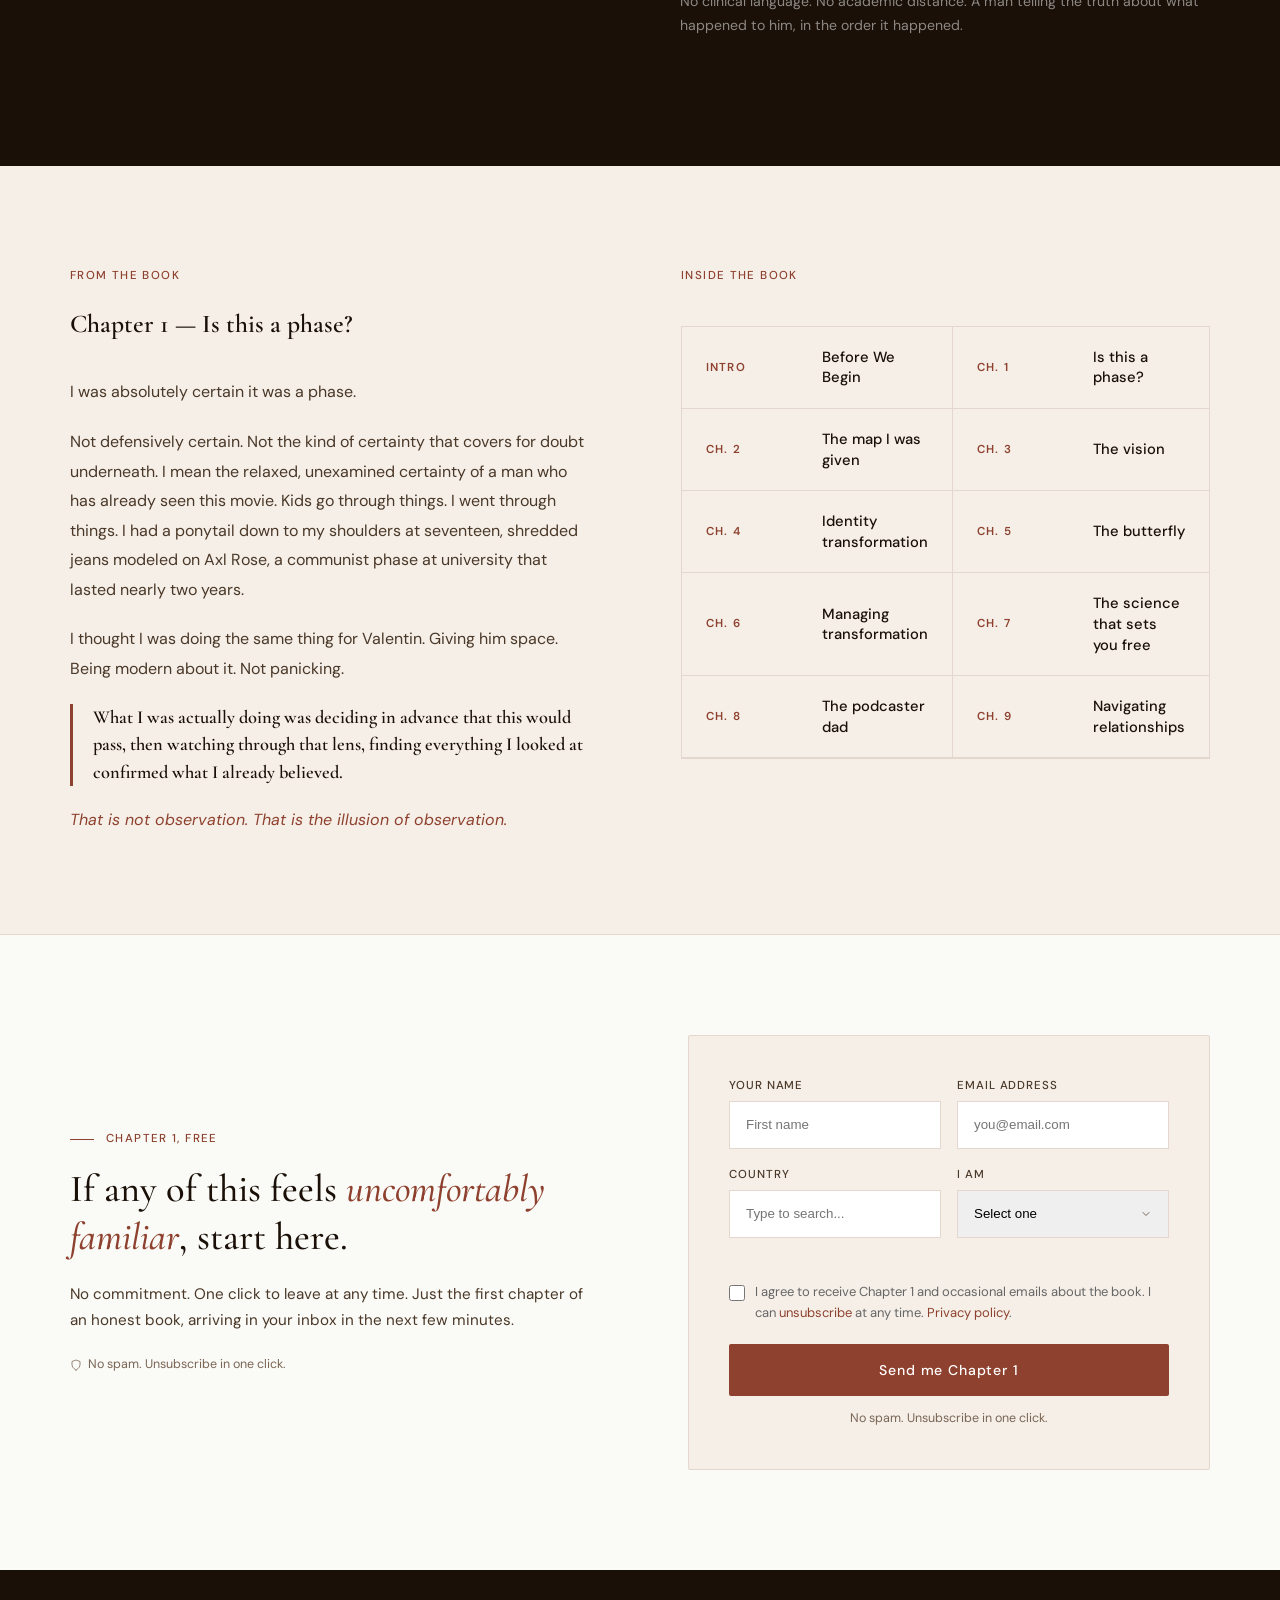
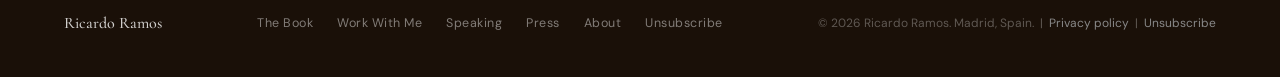
<file: book.html>
<!DOCTYPE html>
<html lang="en">
<head>
  <meta charset="UTF-8" />
  <meta name="viewport" content="width=device-width, initial-scale=1.0" />
  <title>The Book — Ricardo Ramos</title>
  <meta name="description" content="God Makes No Mistakes. A memoir and manual for the parent who is certain they are right, terrified they might be wrong, and with no map for what comes next." />
  <link rel="preconnect" href="https://fonts.googleapis.com" />
  <link rel="preconnect" href="https://fonts.gstatic.com" crossorigin />
  <link href="https://fonts.googleapis.com/css2?family=Cormorant+Garamond:ital,wght@0,300;0,400;0,500;0,600;0,700;1,300;1,400;1,600&family=DM+Sans:opsz,wght@9..40,300;9..40,400;9..40,500&display=swap" rel="stylesheet" />
  <link rel="stylesheet" href="/css/styles.css" />
  <link rel="icon" type="image/x-icon" href="/favicon.ico"/>
<link rel="icon" type="image/png" sizes="96x96" href="/favicon-96x96.png"/>
<link rel="icon" type="image/svg+xml" href="/favicon.svg"/>
<link rel="apple-touch-icon" sizes="180x180" href="/apple-touch-icon.png"/>
<link rel="manifest" href="/site.webmanifest"/>
  <meta property="og:type" content="book" />
  <meta property="og:url" content="https://ricardoramosauthor.com/book" />
  <meta property="og:title" content="God Makes No Mistakes — Ricardo Ramos" />
  <meta property="og:description" content="A memoir and manual for the parent who is certain they are right, terrified they might be wrong, and with no map for what comes next." />
  <meta property="og:image" content="https://ricardoramosauthor.com/og-image.jpg" />
  <meta name="twitter:card" content="summary_large_image" />
  <link rel="canonical" href="https://ricardoramosauthor.com/book" />
  <script type="application/ld+json">
  {
    "@context": "https://schema.org",
    "@graph": [
      {
        "@type": "Book",
        "@id": "https://ricardoramosauthor.com/book#book",
        "name": "God Makes No Mistakes",
        "author": { "@id": "https://ricardoramosauthor.com/#person" },
        "description": "A memoir and manual documenting thirteen years of transformation from a resistant, culturally conservative father to an unconditionally supportive parent of a transgender son.",
        "inLanguage": "en",
        "genre": ["Memoir", "Self-Help", "Parenting"],
        "about": ["transgender parenting", "parental acceptance", "family relationships", "identity"],
        "publisher": { "@type": "Organization", "name": "Ricardo Ramos" },
        "datePublished": "2026"
      },
      {
        "@type": "Person",
        "@id": "https://ricardoramosauthor.com/#person",
        "name": "Ricardo Ramos",
        "jobTitle": "Author and Coach",
        "url": "https://ricardoramosauthor.com/"
      }
    ]
  }
  </script>
  <style>
    html, body { overflow-x: hidden; }

    .book-hero {
      padding: 120px 5vw 0;
      min-height: 100svh;
      display: grid;
      grid-template-columns: 1fr 360px;
      gap: 6rem;
      align-items: center;
    }
    .book-title {
      font-family: var(--font-display);
      font-size: clamp(2.8rem, 5vw, 4.5rem);
      font-weight: 600;
      line-height: 1.1;
      color: var(--ink);
      margin-bottom: 0.5rem;
    }
    .book-subtitle {
      font-family: var(--font-display);
      font-size: 1.1rem;
      font-style: italic;
      color: var(--ink-soft);
      margin-bottom: 2rem;
    }
    .book-tagline {
      font-size: 1.05rem;
      color: var(--ink-mid);
      line-height: 1.75;
      margin-bottom: 1.5rem;
      max-width: 520px;
    }
    .book-tagline strong { color: var(--ink); font-weight: 600; }
    .book-badge {
      display: inline-block;
      background: var(--terra-pale);
      color: var(--terra);
      font-size: 0.75rem;
      font-weight: 500;
      letter-spacing: 0.1em;
      text-transform: uppercase;
      padding: 0.4rem 1rem;
      border-radius: var(--radius);
      margin-bottom: 2.5rem;
    }
    .book-actions { display: flex; gap: 1rem; flex-wrap: wrap; align-items: center; margin-bottom: 3rem; }
    .book-cover-side {
      position: relative;
      display: flex;
      flex-direction: column;
      align-items: center;
      gap: 1.5rem;
    }
    .book-cover-placeholder {
      width: 100%;
      aspect-ratio: 2/3;
      background: linear-gradient(145deg, var(--dark) 0%, var(--dark-mid) 100%);
      border-radius: 4px;
      box-shadow: 8px 16px 48px rgba(0,0,0,0.3);
      display: flex;
      flex-direction: column;
      align-items: center;
      justify-content: center;
      padding: 2.5rem;
      text-align: center;
      gap: 1rem;
    }
    .book-cover-placeholder .cover-title {
      font-family: var(--font-display);
      font-size: 1.8rem;
      font-weight: 600;
      color: rgba(255,255,255,0.9);
      line-height: 1.2;
    }
    .book-cover-placeholder .cover-author {
      font-size: 0.9rem;
      font-weight: 500;
      letter-spacing: 0.1em;
      text-transform: uppercase;
      color: var(--terra-light);
    }
    .cover-note {
      font-size: 0.75rem;
      color: var(--ink-soft);
      text-align: center;
      font-style: italic;
    }
    .what-it-is { padding: 100px 5vw; background: var(--dark); color: #fff; }
    .what-grid { display: grid; grid-template-columns: 1fr 1fr; gap: 5rem; align-items: start; }
    .what-copy h2 { font-family: var(--font-display); font-size: clamp(1.8rem, 3vw, 2.8rem); font-weight: 500; line-height: 1.3; color: rgba(255,255,255,0.9); margin-bottom: 1.5rem; }
    .what-copy p { font-size: 1rem; color: rgba(255,255,255,0.65); line-height: 1.8; margin-bottom: 1.25rem; }
    .what-copy p strong { color: rgba(255,255,255,0.85); }
    .what-copy .italic-accent { font-family: var(--font-display); font-size: 1.15rem; font-style: italic; color: var(--terra-light); line-height: 1.6; margin-top: 2rem; }
    .features { display: flex; flex-direction: column; gap: 0; }
    .feature-item { padding: 1.75rem 0; border-bottom: 1px solid rgba(255,255,255,0.08); }
    .feature-item:last-child { border-bottom: none; }
    .feature-number { font-family: var(--font-display); font-size: 0.75rem; font-weight: 700; letter-spacing: 0.12em; color: var(--terra-light); margin-bottom: 0.5rem; }
    .feature-title { font-size: 1rem; font-weight: 600; color: rgba(255,255,255,0.9); margin-bottom: 0.4rem; }
    .feature-desc { font-size: 0.88rem; color: rgba(255,255,255,0.5); line-height: 1.7; }
    .chapter-teaser { padding: 100px 5vw; background: var(--cream); }
    .teaser-grid { display: grid; grid-template-columns: 1fr 1fr; gap: 6rem; align-items: start; }
    .teaser-label { font-size: 0.72rem; font-weight: 500; letter-spacing: 0.12em; text-transform: uppercase; color: var(--terra); margin-bottom: 1rem; }
    .teaser-chapter { font-family: var(--font-display); font-size: 1.6rem; font-weight: 600; color: var(--ink); margin-bottom: 2rem; }
    .teaser-text { font-size: 1rem; color: var(--ink-mid); line-height: 1.85; margin-bottom: 1.25rem; }
    .teaser-bold { font-family: var(--font-display); font-size: 1.15rem; font-weight: 600; color: var(--ink); line-height: 1.5; margin-bottom: 1.25rem; border-left: 3px solid var(--terra); padding-left: 1.25rem; }
    .teaser-accent { font-size: 1rem; color: var(--terra); font-style: italic; }
    .chapters-section { padding: 80px 5vw; }
    .chapters-grid { display: grid; grid-template-columns: 1fr 1fr; border: 1.5px solid var(--border); margin-top: 2.5rem; }
    .chapter-row { display: grid; grid-template-columns: 100px 1fr; gap: 1rem; padding: 1.25rem 1.5rem; border-bottom: 1px solid var(--border); align-items: center; transition: background 0.2s; }
    .chapter-row:hover { background: var(--cream); }
    .chapter-row:nth-child(even) { border-left: 1px solid var(--border); }
    .chapter-num { font-size: 0.72rem; letter-spacing: 0.1em; font-weight: 600; color: var(--terra); text-transform: uppercase; }
    .chapter-title { font-size: 0.92rem; color: var(--ink); font-weight: 500; line-height: 1.4; }

    /* FORM SECTION */
    .form-section { padding: 100px 5vw; background: var(--bg); border-top: 1px solid var(--border); }
    .form-grid { display: grid; grid-template-columns: 1fr 1fr; gap: 6rem; align-items: center; }
    .form-box { background: var(--cream); border: 1px solid var(--border); border-radius: var(--radius); padding: 2.5rem; }

    /* COUNTRY DROPDOWN */
    .country-wrap { position: relative; }
    #country-dropdown {
      display: none; position: absolute; z-index: 200; left: 0; right: 0;
      background: #fff; border: 1px solid var(--border); border-top: none;
      max-height: 220px; overflow-y: auto;
      border-radius: 0 0 6px 6px;
      box-shadow: 0 6px 16px rgba(0,0,0,0.08);
    }
    .country-option { padding: 10px 14px; cursor: pointer; font-size: 0.9rem; color: var(--ink); line-height: 1.4; }
    .country-option:hover { background: var(--cream); }

    /* CONSENT ROW */
    .consent-row { display: flex; gap: 10px; align-items: flex-start; margin-bottom: 20px; }
    .consent-row input[type="checkbox"] { margin-top: 3px; flex-shrink: 0; accent-color: #8E412E; }
    .consent-row p { margin: 0; font-size: 13px; color: #666; line-height: 1.6; }

    @media (max-width: 900px) {
      .book-hero { grid-template-columns: 1fr; padding-top: 100px; }
      .book-cover-side { max-width: 280px; }
      .what-grid, .teaser-grid, .form-grid { grid-template-columns: 1fr; gap: 3rem; }
      .chapters-grid { grid-template-columns: 1fr; }
      .chapter-row:nth-child(even) { border-left: none; }
      .form-box { padding: 1.25rem; box-sizing: border-box; width: 100%; }
      .form-box input,
      .form-box select { box-sizing: border-box; width: 100%; max-width: 100%; }
      .consent-row { width: 100%; box-sizing: border-box; }
    }
  </style>
</head>
<body>
  <nav class="nav" id="main-nav" role="navigation" aria-label="Main navigation">
    <a href="/" class="nav-logo">Ricardo Ramos</a>
    <ul class="nav-links" role="list">
      <li><a href="/book.html" class="active">The Book</a></li>
      <li><a href="/the-science">The Science</a></li>
      <li><a href="/work-with-me.html">Work With Me</a></li>
      <li><a href="/speaking.html">Speaking</a></li>
      <li><a href="/press.html">Press</a></li>
      <li><a href="/about.html">About</a></li>
      <li><a href="https://es.ricardoramosauthor.com" class="nav-lang">ES</a></li>
      <li><a href="#chapter1" class="nav-cta">Get Chapter 1 Free</a></li>
    </ul>
    <button class="nav-hamburger" id="hamburger" aria-label="Open menu" aria-expanded="false">
      <span></span><span></span><span></span>
    </button>
  </nav>
  <div class="nav-mobile" id="mobile-nav">
    <a href="/book.html">The Book</a>
    <a href="/the-science">The Science</a>
    <a href="/work-with-me.html">Work With Me</a>
    <a href="/speaking.html">Speaking</a>
    <a href="/press.html">Press</a>
    <a href="/about.html">About</a>
    <a href="#chapter1" class="mobile-cta">Get Chapter 1 Free</a>
    <a href="https://es.ricardoramosauthor.com" style="font-size:0.85rem;color:var(--ink-soft);letter-spacing:0.08em;text-transform:uppercase;">ES</a>
  </div>

  <section class="book-hero" aria-labelledby="book-title">
    <div class="book-hero-copy reveal">
      <p class="eyebrow">A Memoir and Manual</p>
      <h1 class="book-title" id="book-title">God Makes No Mistakes</h1>
      <p class="book-subtitle">For the parent who is certain they are right, terrified they might be wrong, and with no map for what comes next.</p>
      <span class="book-badge">Book coming 2026</span>
      <p class="book-tagline">Every book written for parents of transgender children assumes the parent is already on board. <strong>This one does not.</strong></p>
      <p class="book-tagline">It starts where most parents are: worried, skeptical, and certain. Certainty is where Ricardo nearly lost everything. Perhaps where you are too.</p>
      <div class="book-actions">
        <a href="#chapter1" class="btn-primary">
          Read Chapter 1 Free
          <svg width="14" height="14" viewBox="0 0 24 24" fill="none" stroke="currentColor" stroke-width="2" stroke-linecap="round" stroke-linejoin="round"><line x1="5" y1="12" x2="19" y2="12"/><polyline points="12 5 19 12 12 19"/></svg>
        </a>
        <a href="/work-with-me.html" class="btn-secondary">Talk to Ricardo</a>
      </div>
    </div>
    <div class="book-cover-side reveal reveal-delay-2">
      <div class="book-cover-placeholder" aria-label="Book cover placeholder">
        <p class="cover-title">God Makes No Mistakes</p>
        <div style="width:40px;height:1px;background:var(--terra-light);"></div>
        <p class="cover-author">Ricardo Ramos</p>
      </div>
      <p class="cover-note">Cover art by Valentin Ramos. Final cover coming 2026.</p>
    </div>
  </section>

  <section class="what-it-is" aria-labelledby="what-heading">
    <div class="container">
      <div class="what-grid">
        <div class="what-copy reveal">
          <h2 id="what-heading">Not the book you expected. The one you actually need.</h2>
          <p>There is an entire genre of books for parents of transgender children. They are warm, affirming, and written for parents who already believe their child.</p>
          <p>This is not that book. This is written for the parent at the beginning, before any of the acceptance, when everything still feels wrong and uncertain and impossible.</p>
          <p><strong>Ricardo was that parent for thirteen years.</strong> He knows what the inside of that certainty looks like. He knows how it protects itself from evidence. He knows what it costs.</p>
          <p class="italic-accent">"Every other book says I understand you. Mine says I was you."</p>
        </div>
        <div class="features reveal reveal-delay-1">
          <div class="feature-item">
            <p class="feature-number">01</p>
            <p class="feature-title">Starts from resistance</p>
            <p class="feature-desc">Opens from the same place most parents find themselves. Not yet there. That is precisely why it works for the reader who isn't either.</p>
          </div>
          <div class="feature-item">
            <p class="feature-number">02</p>
            <p class="feature-title">The science, without the politics</p>
            <p class="feature-desc">The actual biology of gender development in plain language. Not ideology. The research that dissolved Ricardo's last objection.</p>
          </div>
          <div class="feature-item">
            <p class="feature-number">03</p>
            <p class="feature-title">A manual, not just a memoir</p>
            <p class="feature-desc">Each chapter closes with reflection questions and concrete steps. You are meant to do something with it, not just read it and feel moved.</p>
          </div>
          <div class="feature-item">
            <p class="feature-number">04</p>
            <p class="feature-title">Written by a father, not a therapist</p>
            <p class="feature-desc">No clinical language. No academic distance. A man telling the truth about what happened to him, in the order it happened.</p>
          </div>
        </div>
      </div>
    </div>
  </section>

  <section class="chapter-teaser" aria-labelledby="teaser-heading">
    <div class="container">
      <div class="teaser-grid">
        <div class="reveal">
          <p class="teaser-label">From the book</p>
          <h2 class="teaser-chapter" id="teaser-heading">Chapter 1 — Is this a phase?</h2>
          <p class="teaser-text">I was absolutely certain it was a phase.</p>
          <p class="teaser-text">Not defensively certain. Not the kind of certainty that covers for doubt underneath. I mean the relaxed, unexamined certainty of a man who has already seen this movie. Kids go through things. I went through things. I had a ponytail down to my shoulders at seventeen, shredded jeans modeled on Axl Rose, a communist phase at university that lasted nearly two years.</p>
          <p class="teaser-text">I thought I was doing the same thing for Valentin. Giving him space. Being modern about it. Not panicking.</p>
          <p class="teaser-bold">What I was actually doing was deciding in advance that this would pass, then watching through that lens, finding everything I looked at confirmed what I already believed.</p>
          <p class="teaser-accent">That is not observation. That is the illusion of observation.</p>
        </div>
        <div class="reveal reveal-delay-2">
          <p class="teaser-label" style="margin-bottom:2rem">Inside the book</p>
          <div class="chapters-grid">
            <div class="chapter-row"><span class="chapter-num">Intro</span><span class="chapter-title">Before We Begin</span></div>
            <div class="chapter-row"><span class="chapter-num">Ch. 1</span><span class="chapter-title">Is this a phase?</span></div>
            <div class="chapter-row"><span class="chapter-num">Ch. 2</span><span class="chapter-title">The map I was given</span></div>
            <div class="chapter-row"><span class="chapter-num">Ch. 3</span><span class="chapter-title">The vision</span></div>
            <div class="chapter-row"><span class="chapter-num">Ch. 4</span><span class="chapter-title">Identity transformation</span></div>
            <div class="chapter-row"><span class="chapter-num">Ch. 5</span><span class="chapter-title">The butterfly</span></div>
            <div class="chapter-row"><span class="chapter-num">Ch. 6</span><span class="chapter-title">Managing transformation</span></div>
            <div class="chapter-row"><span class="chapter-num">Ch. 7</span><span class="chapter-title">The science that sets you free</span></div>
            <div class="chapter-row"><span class="chapter-num">Ch. 8</span><span class="chapter-title">The podcaster dad</span></div>
            <div class="chapter-row"><span class="chapter-num">Ch. 9</span><span class="chapter-title">Navigating relationships</span></div>
          </div>
        </div>
      </div>
    </div>
  </section>

  <section class="form-section" id="chapter1" aria-labelledby="form-heading">
    <div class="container">
      <div class="form-grid">
        <div class="reveal">
          <p class="section-label">Chapter 1, free</p>
          <h2 style="font-family:var(--font-display);font-size:clamp(1.8rem,3vw,2.6rem);font-weight:500;line-height:1.25;color:var(--ink);margin-bottom:1.25rem;" id="form-heading">
            If any of this feels <em style="font-style:italic;color:var(--terra);">uncomfortably familiar</em>, start here.
          </h2>
          <p style="font-size:0.95rem;color:var(--ink-mid);line-height:1.75;margin-bottom:1.25rem;">No commitment. One click to leave at any time. Just the first chapter of an honest book, arriving in your inbox in the next few minutes.</p>
          <p style="font-size:0.78rem;color:var(--ink-soft);display:flex;align-items:center;gap:0.4rem;">
            <svg width="12" height="12" viewBox="0 0 24 24" fill="none" stroke="currentColor" stroke-width="1.5" stroke-linecap="round"><path d="M12 22s8-4 8-10V5l-8-3-8 3v7c0 6 8 10 8 10z"/></svg>
            No spam. Unsubscribe in one click.
          </p>
        </div>
        <div class="reveal reveal-delay-1">
          <div id="form-error" class="form-error" role="alert"></div>
          <div id="form-success" class="form-success" role="alert">
            <div class="form-success-icon"><svg viewBox="0 0 24 24"><polyline points="20 6 9 17 4 12"/></svg></div>
            <h3>Chapter 1 is on its way.</h3>
            <p id="success-msg">Check your inbox. We will be in touch when the book is ready.</p>
            <a href="/chapter-1.html" class="btn btn-primary" style="display:inline-block;margin-top:1.25rem;" target="_blank" rel="noopener">Read Chapter 1 now &rarr;</a>
          </div>
          <div class="form-box" id="form-wrap">
            <form id="chapter-form" novalidate>
              <div class="form-row">
                <div class="form-group">
                  <label for="f-name">Your name</label>
                  <input type="text" id="f-name" placeholder="First name" autocomplete="given-name" required />
                  <span class="field-error" id="err-name">Please enter your name.</span>
                </div>
                <div class="form-group">
                  <label for="f-email">Email address</label>
                  <input type="email" id="f-email" placeholder="you@email.com" autocomplete="email" required />
                  <span class="field-error" id="err-email">Please enter a valid email.</span>
                  <span class="email-suggest" id="email-suggest"></span>
                </div>
              </div>
              <div class="form-row">
                <div class="form-group country-wrap">
                  <label for="f-country-input">Country</label>
                  <input type="text" id="f-country-input" placeholder="Type to search..." autocomplete="off" />
                  <input type="hidden" id="f-country" />
                  <div id="country-dropdown"></div>
                  <span class="field-error" id="err-country">Please select your country.</span>
                </div>
                <div class="form-group">
                  <label for="f-rel">I am</label>
                  <select id="f-rel" style="margin-bottom:28px">
                    <option value="">Select one</option>
                    <option>I am the father</option>
                    <option>I am the mother</option>
                    <option>I am the spouse or partner</option>
                    <option>I am a family member</option>
                    <option>I am a friend</option>
                    <option>I am the child</option>
                    <option>I am a professional or educator</option>
                  </select>
                  <span class="field-error" id="err-rel">Please select an option.</span>
                </div>
              </div>
             <div style="margin-bottom:20px;width:100%;max-width:100%;box-sizing:border-box;">
                <label for="field-consent" style="display:block;position:relative;padding-left:26px;font-size:13px;color:#666;line-height:1.6;cursor:pointer;">
                  <input type="checkbox" id="field-consent" style="position:absolute;left:0;top:3px;width:16px;height:16px;accent-color:#8E412E;">
                  I agree to receive Chapter 1 and occasional emails about the book. I can <a href="/unsubscribe.html" style="color:#8E412E;">unsubscribe</a> at any time. <a href="/privacy.html" style="color:#8E412E;">Privacy policy</a>.
                </label>
              </div>
              <button type="submit" class="form-submit" id="form-btn">
                <span class="btn-text">Send me Chapter 1</span>
                <span class="spinner" aria-hidden="true"></span>
              </button>
              <p class="form-fine">No spam. Unsubscribe in one click.</p>
            </form>
          </div>
        </div>
      </div>
    </div>
  </section>

  <footer>
    <span class="footer-brand">Ricardo Ramos</span>
    <ul class="footer-links">
      <li><a href="/book.html">The Book</a></li>
      <li><a href="/work-with-me.html">Work With Me</a></li>
      <li><a href="/speaking.html">Speaking</a></li>
      <li><a href="/press.html">Press</a></li>
      <li><a href="/about.html">About</a></li>
      <li><a href="/unsubscribe.html">Unsubscribe</a></li>
    </ul>
    <p class="footer-copy">© 2026 Ricardo Ramos. Madrid, Spain. &nbsp;|&nbsp; <a href="/privacy.html" style="color:#888;text-decoration:none;">Privacy policy</a> &nbsp;|&nbsp; <a href="/unsubscribe.html" style="color:#888;text-decoration:none;">Unsubscribe</a></p>
  </footer>

  <script>
    // Posts the signup, retrying automatically on network or server errors.
    async function postSignup(payload) {
      const delays = [0, 1200, 2500];
      let lastErr;
      for (const d of delays) {
        if (d) await new Promise(r => setTimeout(r, d));
        try {
          const res = await fetch('/subscribe', { method:'POST', headers:{'Content-Type':'application/json'}, body: JSON.stringify(payload) });
          if (res.ok) return await res.json().catch(() => ({ success: true }));
          if (res.status < 500 && res.status !== 429) throw Object.assign(new Error('rejected'), { final: true });
          lastErr = new Error('server');
        } catch (e) { if (e.final) throw e; lastErr = e; }
      }
      throw lastErr;
    }

    const nav = document.getElementById('main-nav');
    window.addEventListener('scroll', () => { nav.classList.toggle('scrolled', window.scrollY > 40); }, { passive: true });
    const burger = document.getElementById('hamburger');
    const mobileNav = document.getElementById('mobile-nav');
    burger.addEventListener('click', () => {
      const open = burger.classList.toggle('open');
      mobileNav.classList.toggle('open', open);
      burger.setAttribute('aria-expanded', open);
      document.body.style.overflow = open ? 'hidden' : '';
    });
    mobileNav.querySelectorAll('a').forEach(link => {
      link.addEventListener('click', () => { burger.classList.remove('open'); mobileNav.classList.remove('open'); document.body.style.overflow = ''; });
    });
    document.querySelectorAll('.reveal').forEach((el, i) => {
      if (el.closest('.book-hero')) { setTimeout(() => el.classList.add('visible'), 100 + i * 120); return; }
      const ro = new IntersectionObserver(entries => { entries.forEach(e => { if (e.isIntersecting) { e.target.classList.add('visible'); ro.unobserve(e.target); } }); }, { threshold: 0.12 });
      ro.observe(el);
    });

    // Country searchable dropdown
    const COUNTRIES = ['Afghanistan','Albania','Algeria','Andorra','Angola','Antigua and Barbuda','Argentina','Armenia','Australia','Austria','Azerbaijan','Bahamas','Bahrain','Bangladesh','Barbados','Belarus','Belgium','Belize','Benin','Bhutan','Bolivia','Bosnia and Herzegovina','Botswana','Brazil','Brunei','Bulgaria','Burkina Faso','Burundi','Cabo Verde','Cambodia','Cameroon','Canada','Central African Republic','Chad','Chile','China','Colombia','Comoros','Congo','Costa Rica','Croatia','Cuba','Cyprus','Czech Republic','Denmark','Djibouti','Dominica','Dominican Republic','Ecuador','Egypt','El Salvador','Equatorial Guinea','Eritrea','Estonia','Eswatini','Ethiopia','Fiji','Finland','France','Gabon','Gambia','Georgia','Germany','Ghana','Greece','Grenada','Guatemala','Guinea','Guinea-Bissau','Guyana','Haiti','Honduras','Hungary','Iceland','India','Indonesia','Iran','Iraq','Ireland','Israel','Italy','Jamaica','Japan','Jordan','Kazakhstan','Kenya','Kiribati','Kuwait','Kyrgyzstan','Laos','Latvia','Lebanon','Lesotho','Liberia','Libya','Liechtenstein','Lithuania','Luxembourg','Madagascar','Malawi','Malaysia','Maldives','Mali','Malta','Marshall Islands','Mauritania','Mauritius','Mexico','Micronesia','Moldova','Monaco','Mongolia','Montenegro','Morocco','Mozambique','Myanmar','Namibia','Nauru','Nepal','Netherlands','New Zealand','Nicaragua','Niger','Nigeria','North Korea','North Macedonia','Norway','Oman','Pakistan','Palau','Palestine','Panama','Papua New Guinea','Paraguay','Peru','Philippines','Poland','Portugal','Qatar','Romania','Russia','Rwanda','Saint Kitts and Nevis','Saint Lucia','Saint Vincent and the Grenadines','Samoa','San Marino','Sao Tome and Principe','Saudi Arabia','Senegal','Serbia','Seychelles','Sierra Leone','Singapore','Slovakia','Slovenia','Solomon Islands','Somalia','South Africa','South Korea','South Sudan','Spain','Sri Lanka','Sudan','Suriname','Sweden','Switzerland','Syria','Taiwan','Tajikistan','Tanzania','Thailand','Timor-Leste','Togo','Tonga','Trinidad and Tobago','Tunisia','Turkey','Turkmenistan','Tuvalu','Uganda','Ukraine','United Arab Emirates','United Kingdom','United States','Uruguay','Uzbekistan','Vanuatu','Vatican City','Venezuela','Vietnam','Yemen','Zambia','Zimbabwe'];
    const cInput = document.getElementById('f-country-input');
    const cHidden = document.getElementById('f-country');
    const cDropdown = document.getElementById('country-dropdown');
    cInput.addEventListener('input', () => {
      const val = cInput.value.toLowerCase().trim();
      cHidden.value = '';
      if (!val) { cDropdown.style.display = 'none'; return; }
      const matches = COUNTRIES.filter(c => c.toLowerCase().startsWith(val));
      if (!matches.length) { cDropdown.style.display = 'none'; return; }
      cDropdown.innerHTML = matches.slice(0, 8).map(c => `<div class="country-option">${c}</div>`).join('');
      cDropdown.style.display = 'block';
      cDropdown.querySelectorAll('.country-option').forEach(opt => {
        opt.addEventListener('click', () => {
          cInput.value = opt.textContent; cHidden.value = opt.textContent;
          cDropdown.style.display = 'none';
          cInput.classList.remove('error');
          document.getElementById('err-country').classList.remove('show');
        });
      });
    });
    document.addEventListener('click', e => {
      if (!e.target.closest('#f-country-input') && !e.target.closest('#country-dropdown')) cDropdown.style.display = 'none';
    });

    // Email typo detection
    const commonDomains = ['gmail.com','yahoo.com','hotmail.com','outlook.com','icloud.com','live.com','protonmail.com'];
    function levenshtein(a, b) {
      const dp = Array.from({length:a.length+1}, (_,i) => Array.from({length:b.length+1}, (_,j) => j===0?i:i===0?j:0));
      for(let i=1;i<=a.length;i++) for(let j=1;j<=b.length;j++) dp[i][j]=a[i-1]===b[j-1]?dp[i-1][j-1]:1+Math.min(dp[i-1][j],dp[i][j-1],dp[i-1][j-1]);
      return dp[a.length][b.length];
    }
    function checkEmailTypo() {
      const val = document.getElementById('f-email').value.trim();
      const suggest = document.getElementById('email-suggest');
      if (!val.includes('@')) { suggest.classList.remove('show'); return; }
      const parts = val.split('@');
      if (parts.length !== 2 || !parts[1]) { suggest.classList.remove('show'); return; }
      const domain = parts[1].toLowerCase();
      let best = null, bestDist = Infinity;
      commonDomains.forEach(d => { const dist = levenshtein(domain, d); if (dist > 0 && dist <= 2 && dist < bestDist) { best = d; bestDist = dist; } });
      if (best) {
        const suggested = parts[0] + '@' + best;
        suggest.textContent = '✓ Did you mean ' + suggested + '? Click to fix.';
        suggest.classList.add('show');
        suggest.onclick = () => { document.getElementById('f-email').value = suggested; suggest.classList.remove('show'); };
      } else { suggest.classList.remove('show'); }
    }
    let emailDebounce;
    document.getElementById('f-email').addEventListener('input', () => { clearTimeout(emailDebounce); emailDebounce = setTimeout(checkEmailTypo, 600); });
    document.getElementById('f-email').addEventListener('blur', checkEmailTypo);

    // Form submit
    document.getElementById('chapter-form').addEventListener('submit', async (e) => {
      e.preventDefault();
      let valid = true;
      const fields = [
        {id:'f-name', err:'err-name', check: v => v.trim().length > 0},
        {id:'f-email', err:'err-email', check: v => /^[^\s@]+@[^\s@]+\.[^\s@]+$/.test(v)},
        {id:'f-country', err:'err-country', check: v => v.trim() !== ''},
        {id:'f-rel', err:'err-rel', check: v => v !== ''},
      ];
      fields.forEach(({id, err, check}) => {
        const el = document.getElementById(id);
        const ok = check(el.value);
        el.classList.toggle('error', !ok);
        document.getElementById(err).classList.toggle('show', !ok);
        if (!ok) valid = false;
      });
      if (!valid) return;
      if (!document.getElementById('field-consent').checked) { alert('Please tick the consent box before continuing.'); return; }
      const btn = document.getElementById('form-btn');
      btn.classList.add('loading'); btn.disabled = true;
      document.getElementById('form-error').classList.remove('show');
      const payload = {
        name: document.getElementById('f-name').value.trim(),
        email: document.getElementById('f-email').value.trim(),
        country: document.getElementById('f-country').value.trim(),
        relationship: document.getElementById('f-rel').value,
      };
      try {
        const data = await postSignup(payload);
        document.getElementById('form-wrap').style.display = 'none';
        document.getElementById('success-msg').textContent = data.emailSent === false
          ? 'Your copy is ready right here. The email is running late, so you do not need to wait for it.'
          : 'Chapter 1 is on its way to ' + payload.email + '. You can also start reading right now.';
        document.getElementById('form-success').classList.add('show');
      } catch {
        const errEl = document.getElementById('form-error');
        errEl.textContent = 'We could not reach the server. Your details are still here, just tap the button again.';
        errEl.classList.add('show');
        btn.classList.remove('loading'); btn.disabled = false;
      }
    });
  </script>
  <!-- GDPR CONSENT BANNER -->
<style>
  #consent-banner {
    position: fixed;
    bottom: 0;
    left: 0;
    right: 0;
    background: var(--dark, #1A1008);
    color: var(--bg, #FAFAF6);
    padding: 20px 40px;
    display: flex;
    align-items: center;
    justify-content: space-between;
    gap: 24px;
    z-index: 9999;
    font-family: 'DM Sans', sans-serif;
    font-size: 14px;
    line-height: 1.6;
    box-shadow: 0 -4px 32px rgba(0,0,0,0.18);
    transform: translateY(100%);
    transition: transform 0.4s cubic-bezier(0.16, 1, 0.3, 1);
  }
  #consent-banner.visible { transform: translateY(0); }
  #consent-banner p { margin: 0; flex: 1; opacity: 0.85; }
  #consent-banner a { color: var(--terra, #8E412E); text-decoration: underline; text-underline-offset: 2px; }
  .consent-buttons { display: flex; gap: 10px; flex-shrink: 0; }
  .consent-btn {
    padding: 10px 24px;
    border-radius: 3px;
    font-family: 'DM Sans', sans-serif;
    font-size: 13px;
    font-weight: 500;
    cursor: pointer;
    transition: opacity 0.2s;
    line-height: 1;
  }
  .consent-btn:hover { opacity: 0.8; }
  .consent-accept { background: var(--terra, #8E412E); color: #fff; border: 1px solid var(--terra, #8E412E); }
  .consent-decline { background: transparent; color: rgba(250,250,246,0.7); border: 1px solid rgba(250,250,246,0.25); }
  @media (max-width: 640px) {
    #consent-banner { flex-direction: column; align-items: flex-start; padding: 20px 24px; gap: 16px; }
    .consent-buttons { width: 100%; }
    .consent-btn { flex: 1; text-align: center; padding: 12px 16px; }
  }
</style>

<div id="consent-banner" role="dialog" aria-label="Cookie consent">
  <p>
    This site uses analytics cookies to understand how visitors find and use it.
    No data is sold or shared with advertisers.
    <a href="/privacy.html" target="_blank" rel="noopener">Privacy policy</a>.
  </p>
  <div class="consent-buttons">
    <button class="consent-btn consent-decline" id="consent-decline">Decline</button>
    <button class="consent-btn consent-accept" id="consent-accept">Accept</button>
  </div>
</div>

<script>
  (function () {
    var GTM_ID = 'GTM-TWHP7VLN';
    var COOKIE_NAME = 'ric_consent';
    var COOKIE_DAYS = 365;

    function setCookie(name, value, days) {
      var expires = new Date(Date.now() + days * 864e5).toUTCString();
      document.cookie = name + '=' + encodeURIComponent(value) +
        '; expires=' + expires + '; path=/; SameSite=Lax; Secure';
    }

    function getCookie(name) {
      return document.cookie.split('; ').reduce(function (r, v) {
        var parts = v.split('=');
        return parts[0] === name ? decodeURIComponent(parts[1]) : r;
      }, null);
    }

    function loadGTM(id) {
      window.dataLayer = window.dataLayer || [];
      window.dataLayer.push({ 'gtm.start': new Date().getTime(), event: 'gtm.js' });
      var s = document.createElement('script');
      s.async = true;
      s.src = 'https://www.googletagmanager.com/gtm.js?id=' + id;
      document.head.appendChild(s);
    }

    function hideBanner() {
      var banner = document.getElementById('consent-banner');
      if (!banner) return;
      banner.style.transform = 'translateY(100%)';
      setTimeout(function () { banner.style.display = 'none'; }, 420);
    }

    var consent = getCookie(COOKIE_NAME);
    if (consent === 'accepted') { loadGTM(GTM_ID); return; }
    if (consent === 'declined') { return; }

    var banner = document.getElementById('consent-banner');
    if (banner) { setTimeout(function () { banner.classList.add('visible'); }, 700); }

    document.getElementById('consent-accept').addEventListener('click', function () {
      setCookie(COOKIE_NAME, 'accepted', COOKIE_DAYS);
      loadGTM(GTM_ID);
      hideBanner();
    });

    document.getElementById('consent-decline').addEventListener('click', function () {
      setCookie(COOKIE_NAME, 'declined', COOKIE_DAYS);
      hideBanner();
    });
  })();
</script>
<!-- END GDPR CONSENT BANNER -->
</body>
</html>
</file>
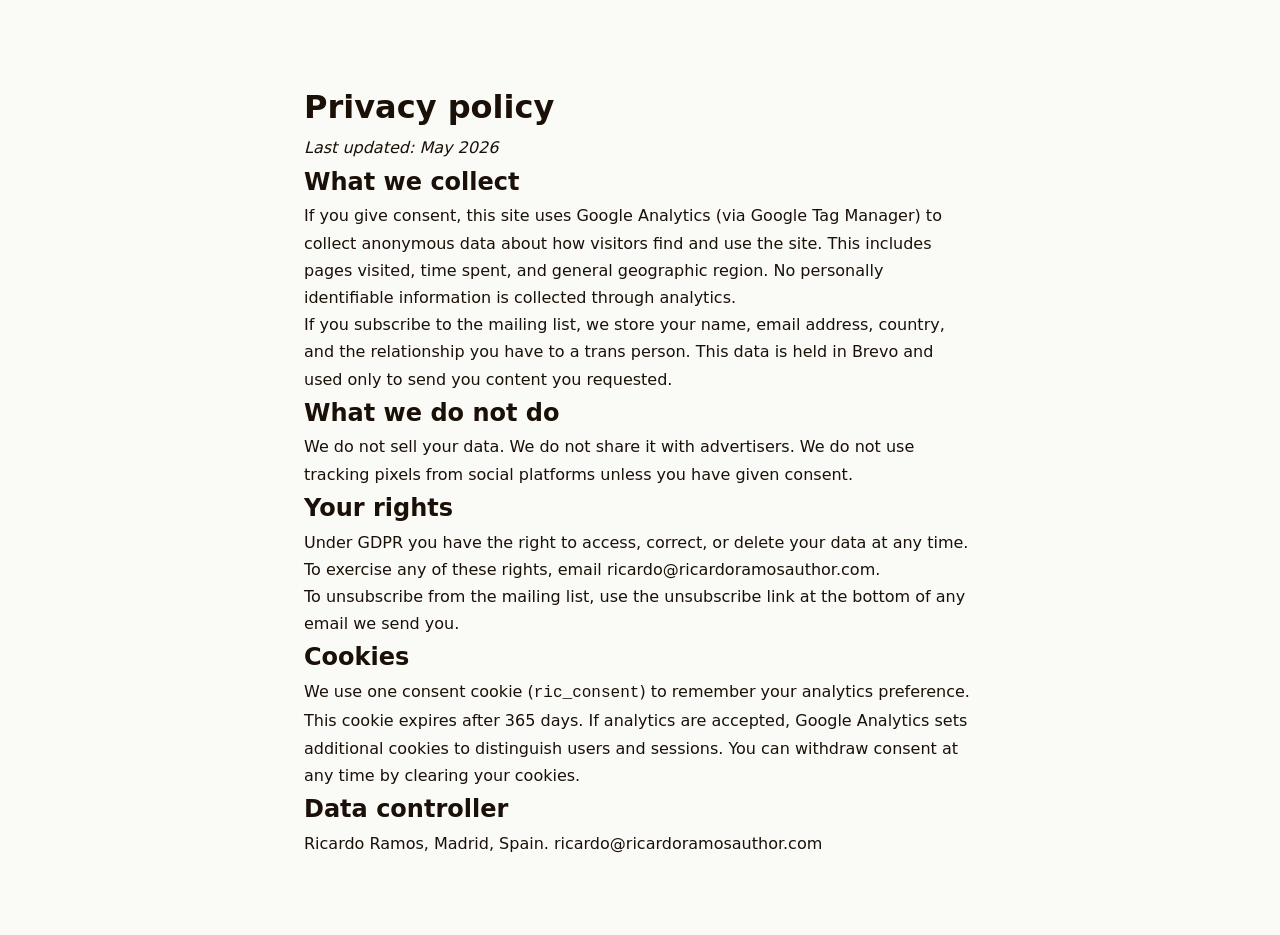
<file: privacy.html>
<!DOCTYPE html>
<html lang="en">
<head>
  <meta charset="UTF-8">
  <meta name="viewport" content="width=device-width, initial-scale=1.0">
  <title>Privacy policy — God Makes No Mistakes</title>
  <link rel="stylesheet" href="/css/styles.css">
</head>
<body>
  <!-- your site header/nav here -->

  <main style="max-width: 720px; margin: 80px auto; padding: 0 24px;">
    <h1>Privacy policy</h1>
    <p><em>Last updated: May 2026</em></p>

    <h2>What we collect</h2>
    <p>If you give consent, this site uses Google Analytics (via Google Tag Manager) to collect anonymous data about how visitors find and use the site. This includes pages visited, time spent, and general geographic region. No personally identifiable information is collected through analytics.</p>
    <p>If you subscribe to the mailing list, we store your name, email address, country, and the relationship you have to a trans person. This data is held in Brevo and used only to send you content you requested.</p>

    <h2>What we do not do</h2>
    <p>We do not sell your data. We do not share it with advertisers. We do not use tracking pixels from social platforms unless you have given consent.</p>

    <h2>Your rights</h2>
    <p>Under GDPR you have the right to access, correct, or delete your data at any time. To exercise any of these rights, email <a href="mailto:ricardo@ricardoramosauthor.com">ricardo@ricardoramosauthor.com</a>.</p>
    <p>To unsubscribe from the mailing list, use the unsubscribe link at the bottom of any email we send you.</p>

    <h2>Cookies</h2>
    <p>We use one consent cookie (<code>ric_consent</code>) to remember your analytics preference. This cookie expires after 365 days. If analytics are accepted, Google Analytics sets additional cookies to distinguish users and sessions. You can withdraw consent at any time by clearing your cookies.</p>

    <h2>Data controller</h2>
    <p>Ricardo Ramos, Madrid, Spain. <a href="mailto:ricardo@ricardoramosauthor.com">ricardo@ricardoramosauthor.com</a></p>
  </main>

  <!-- your site footer here -->
</body>
</html>
</file>
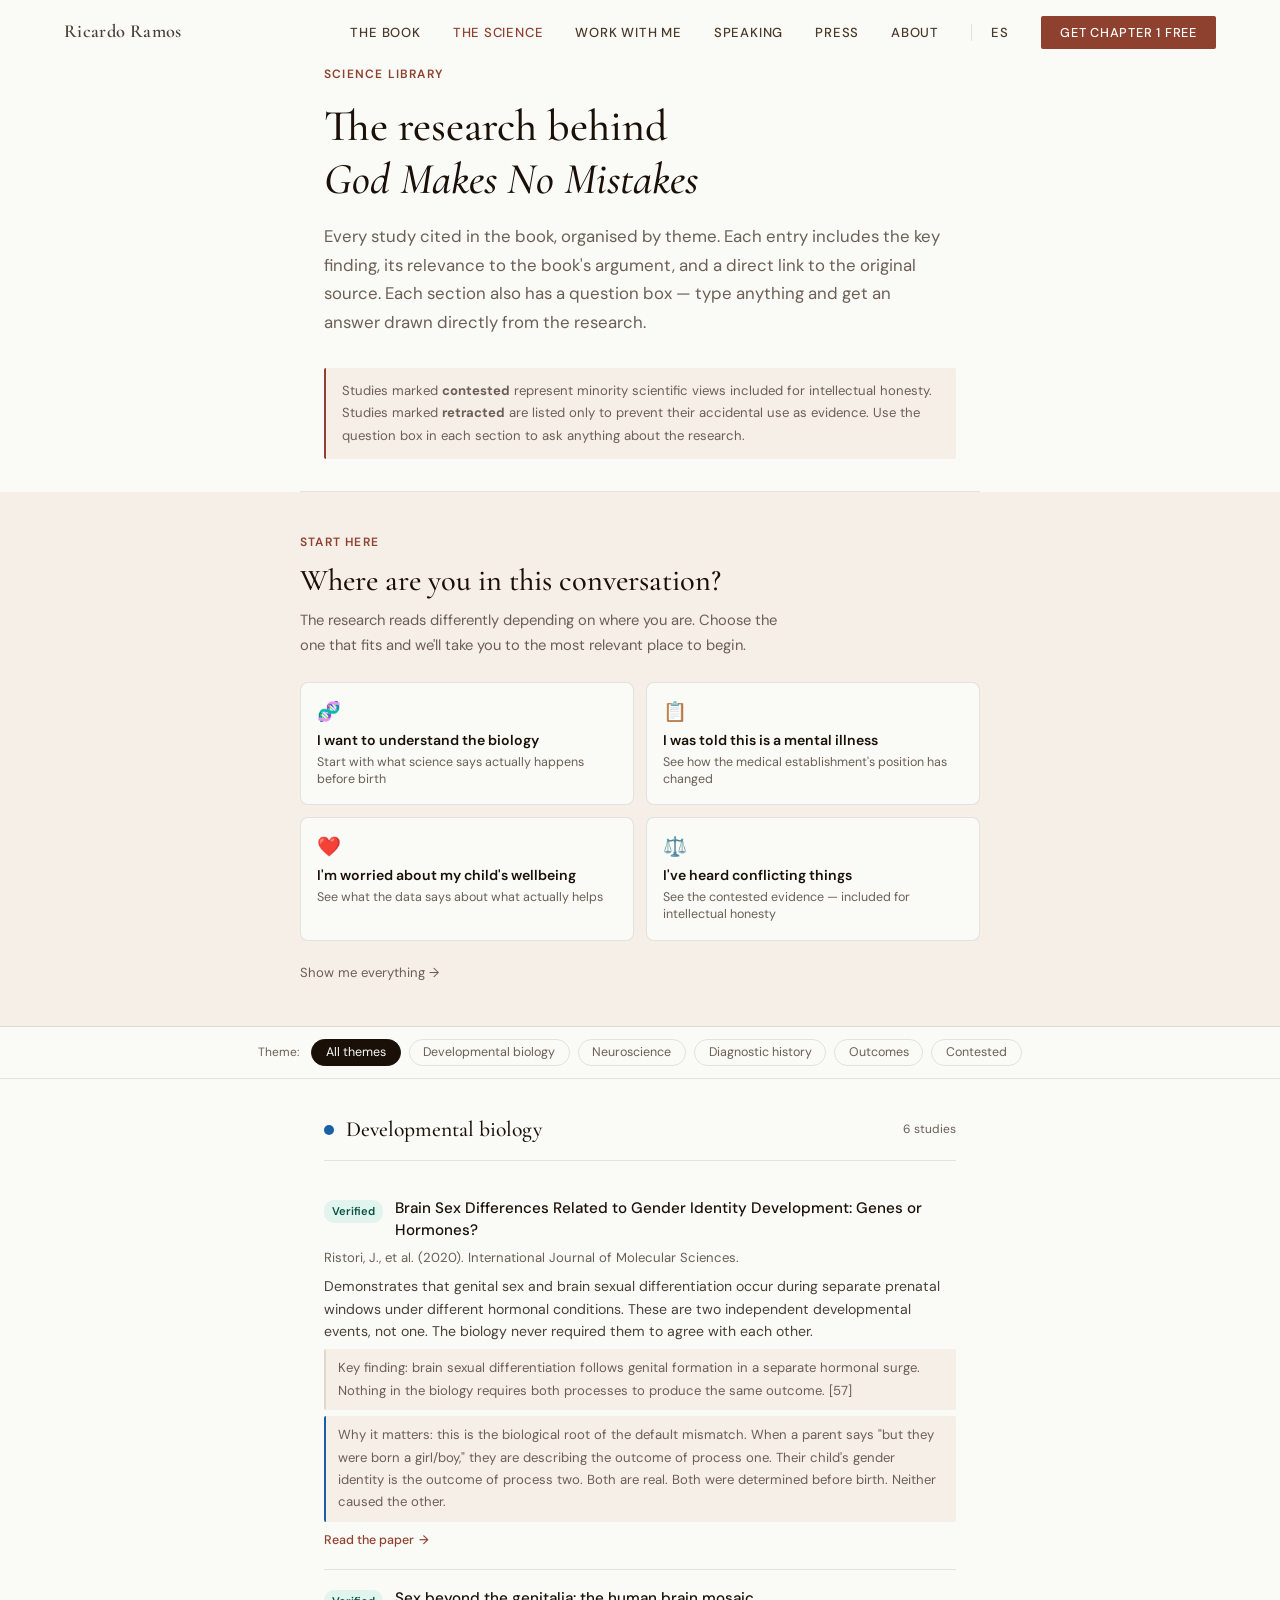
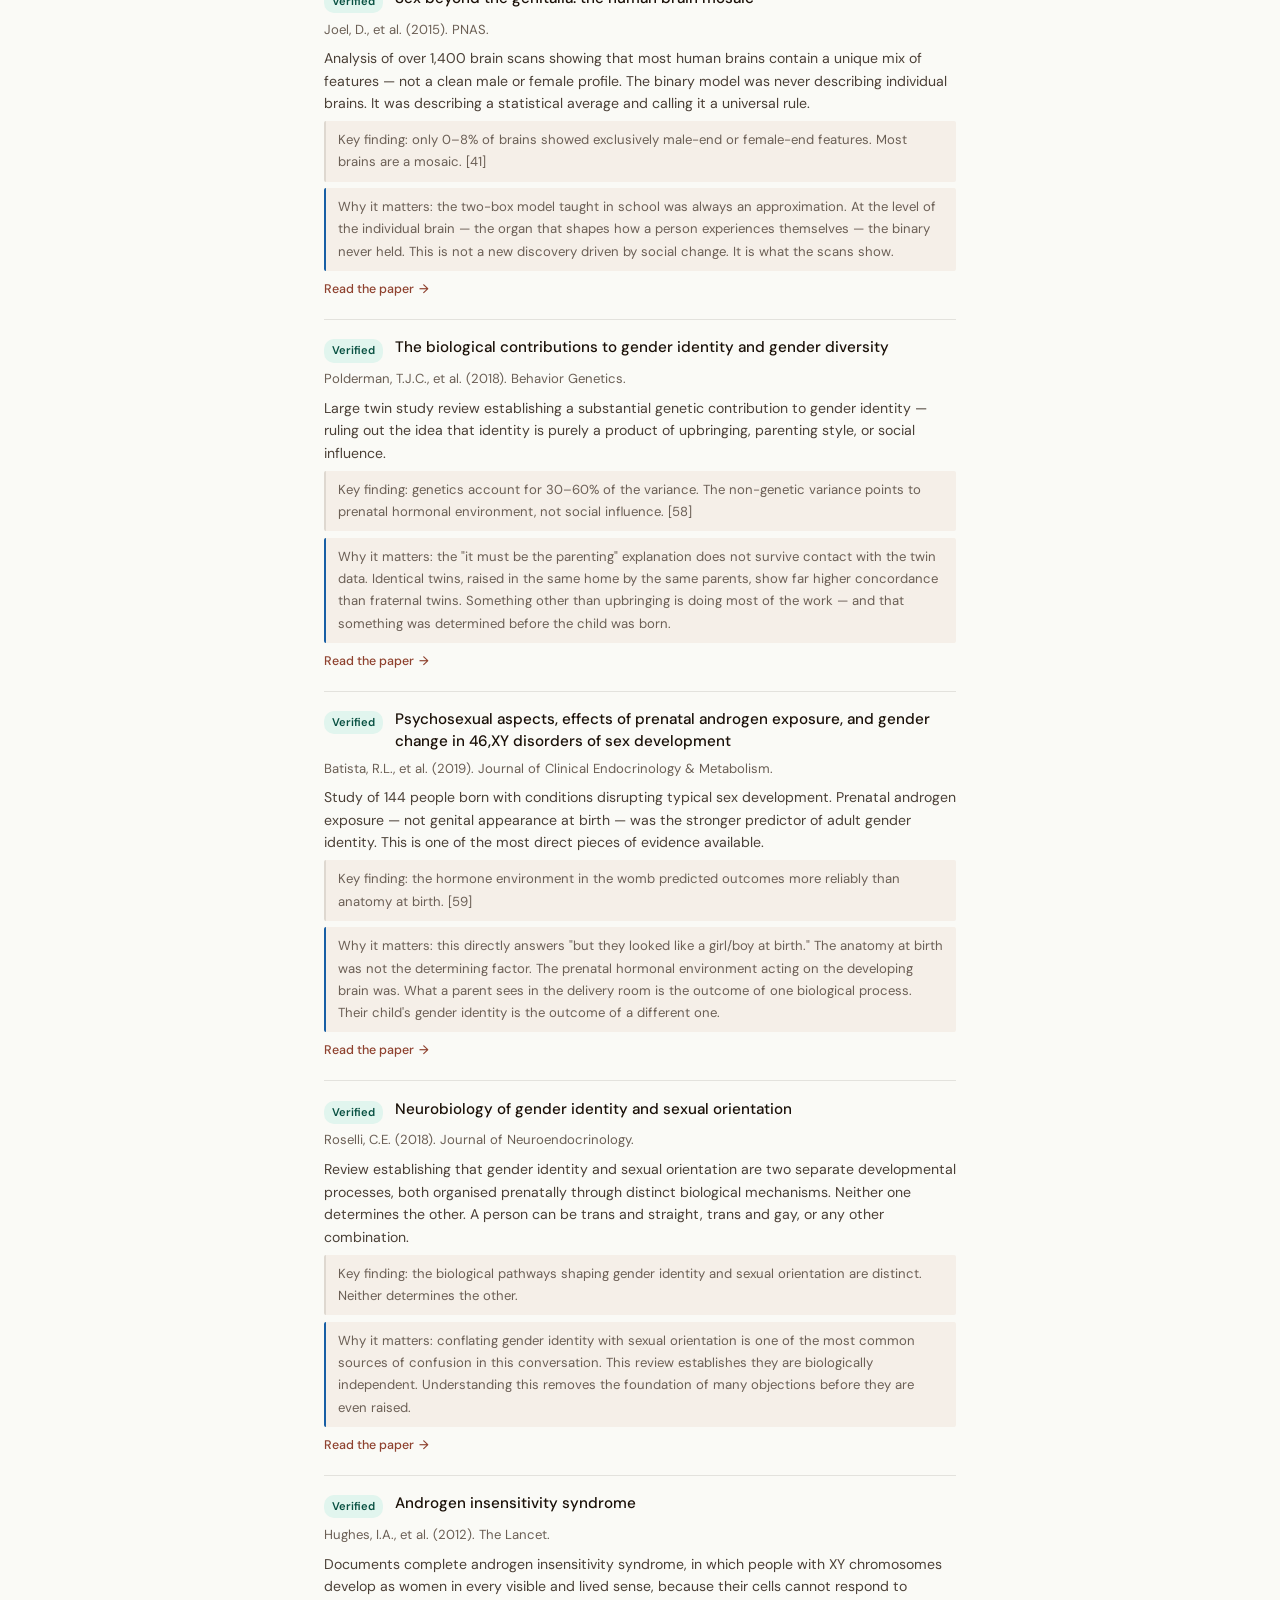
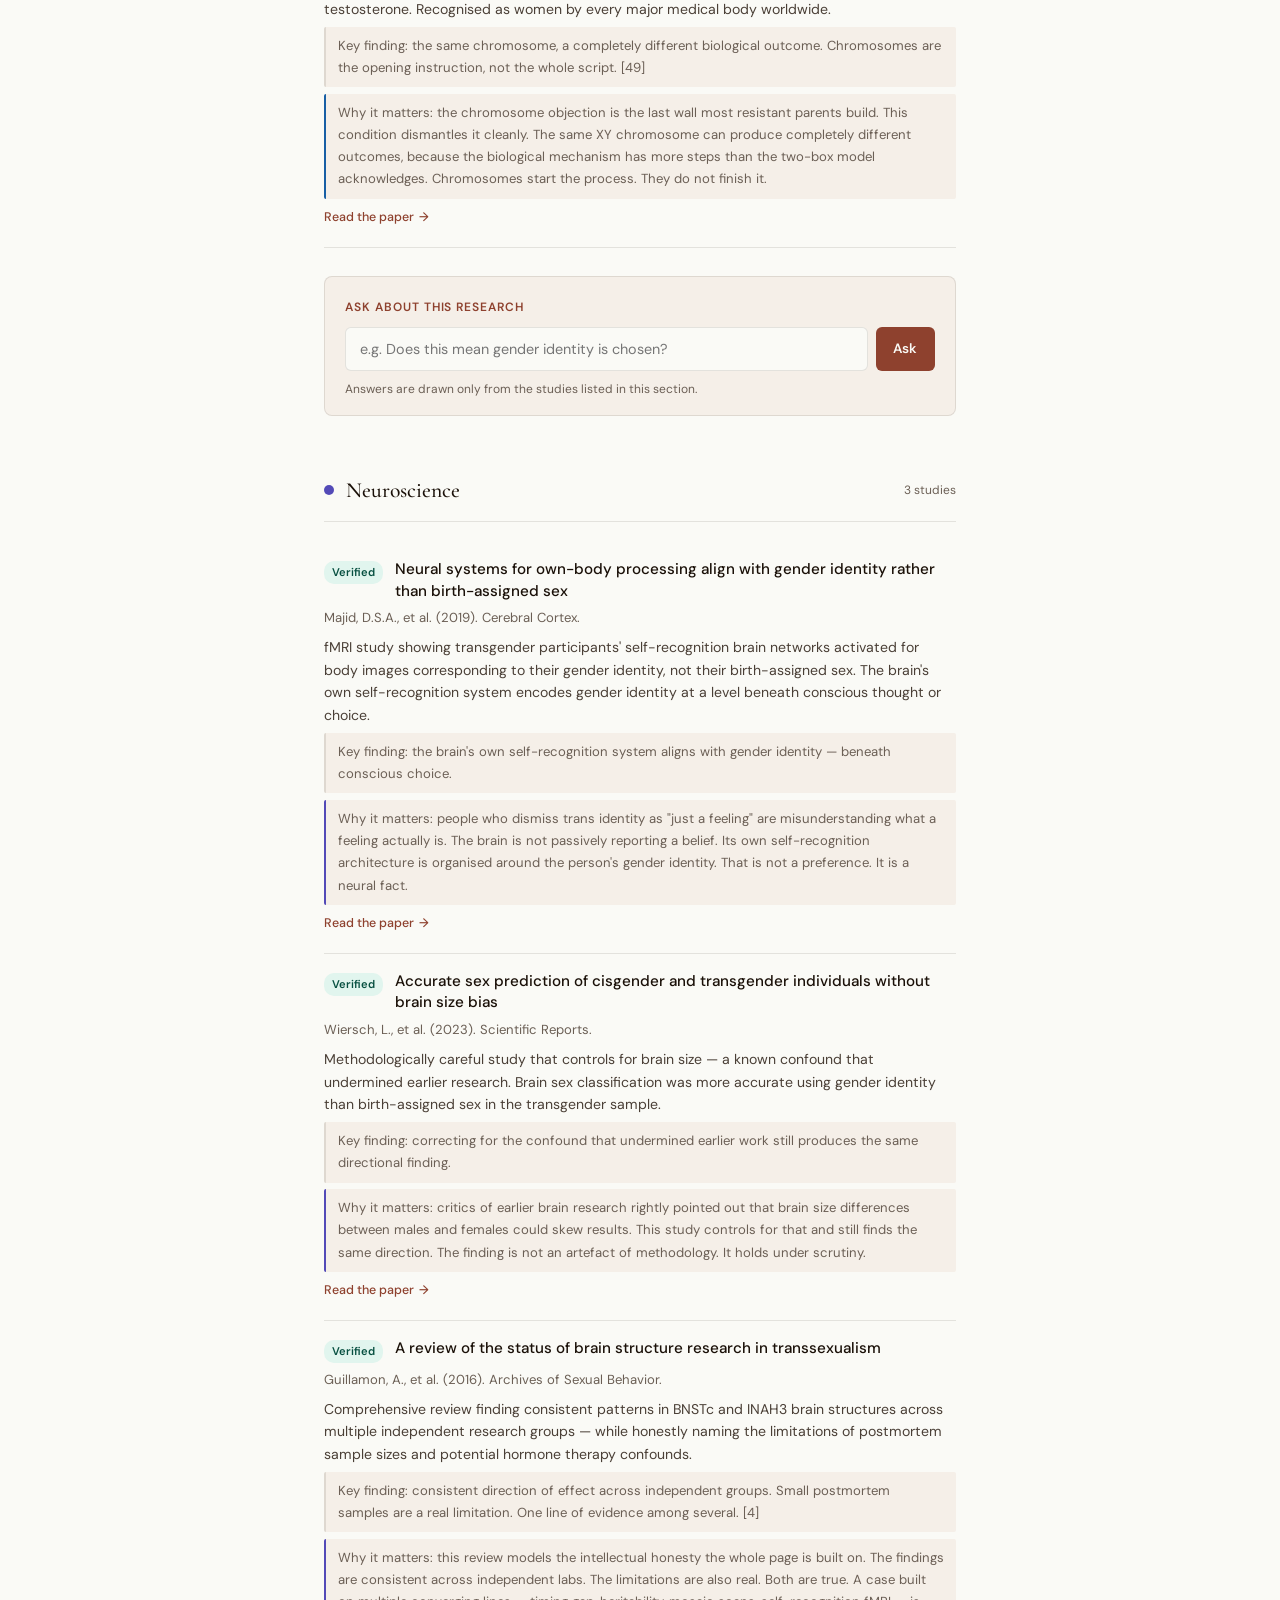
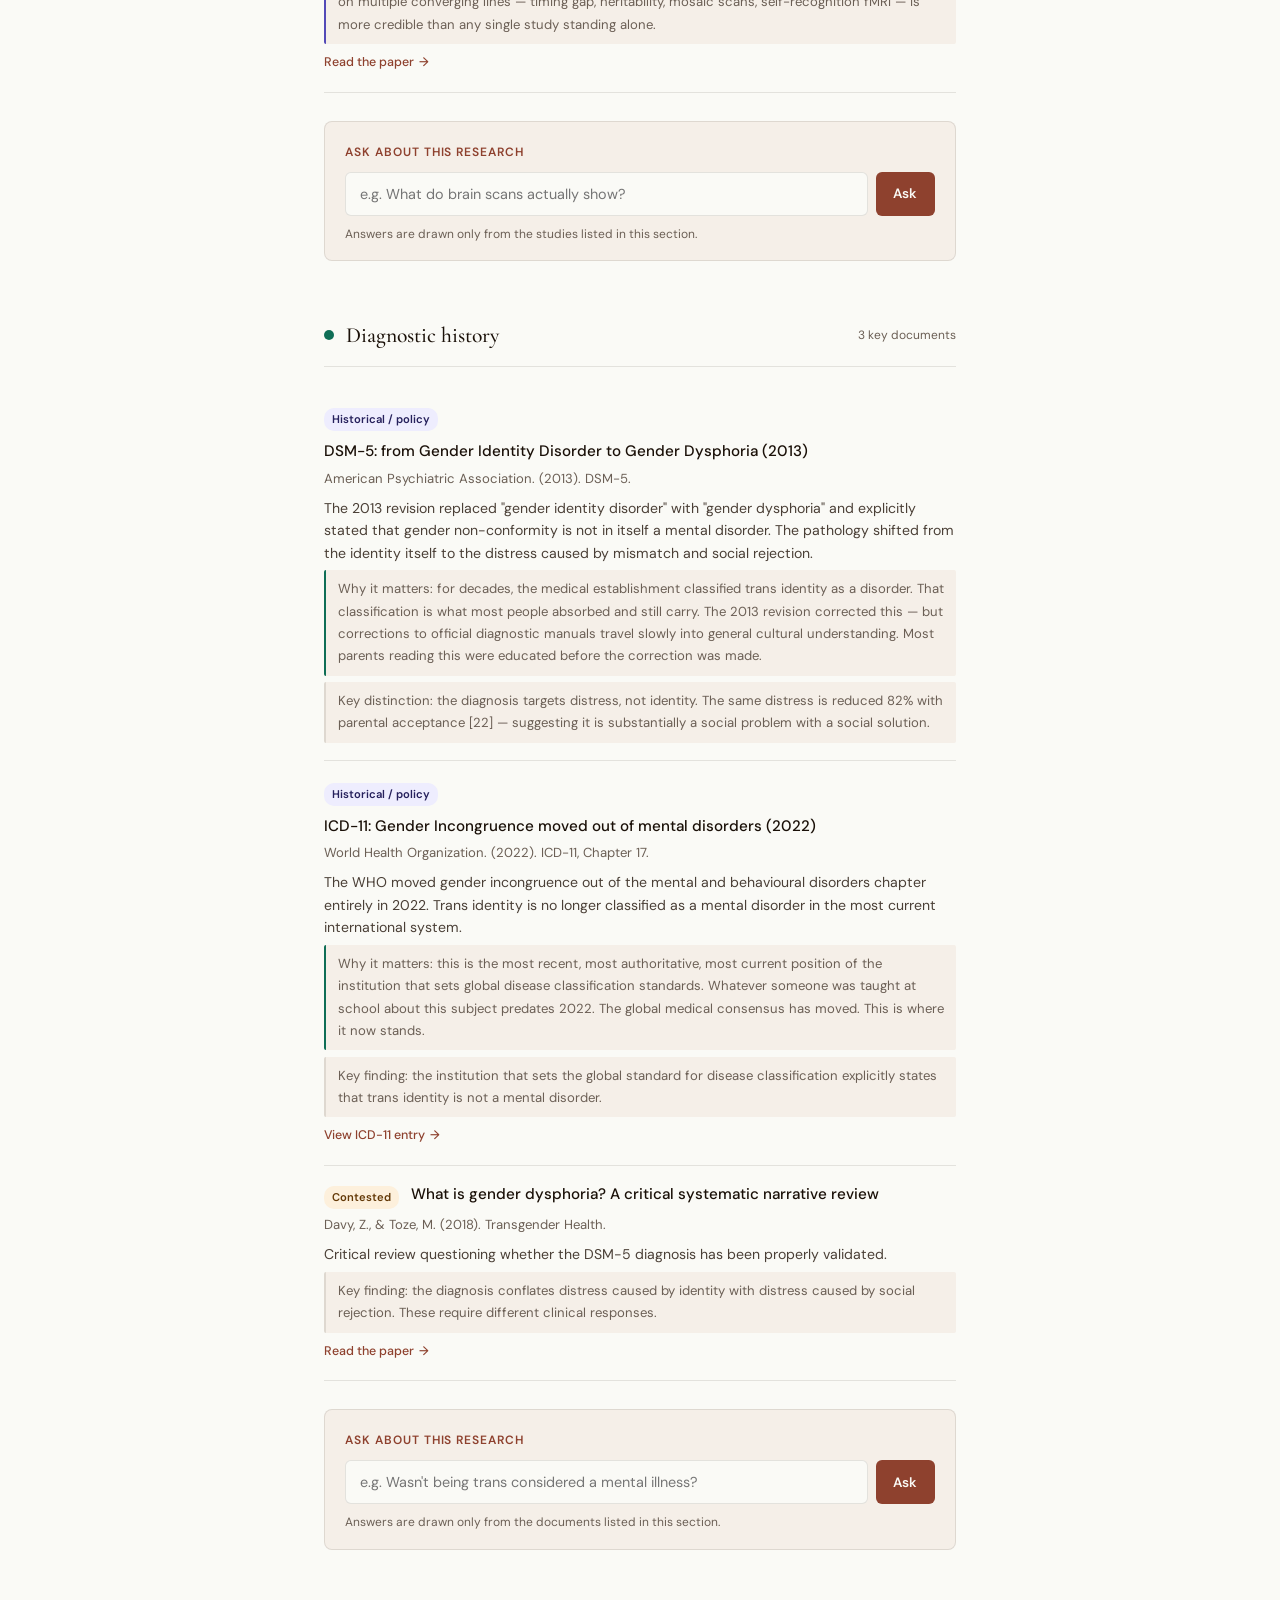
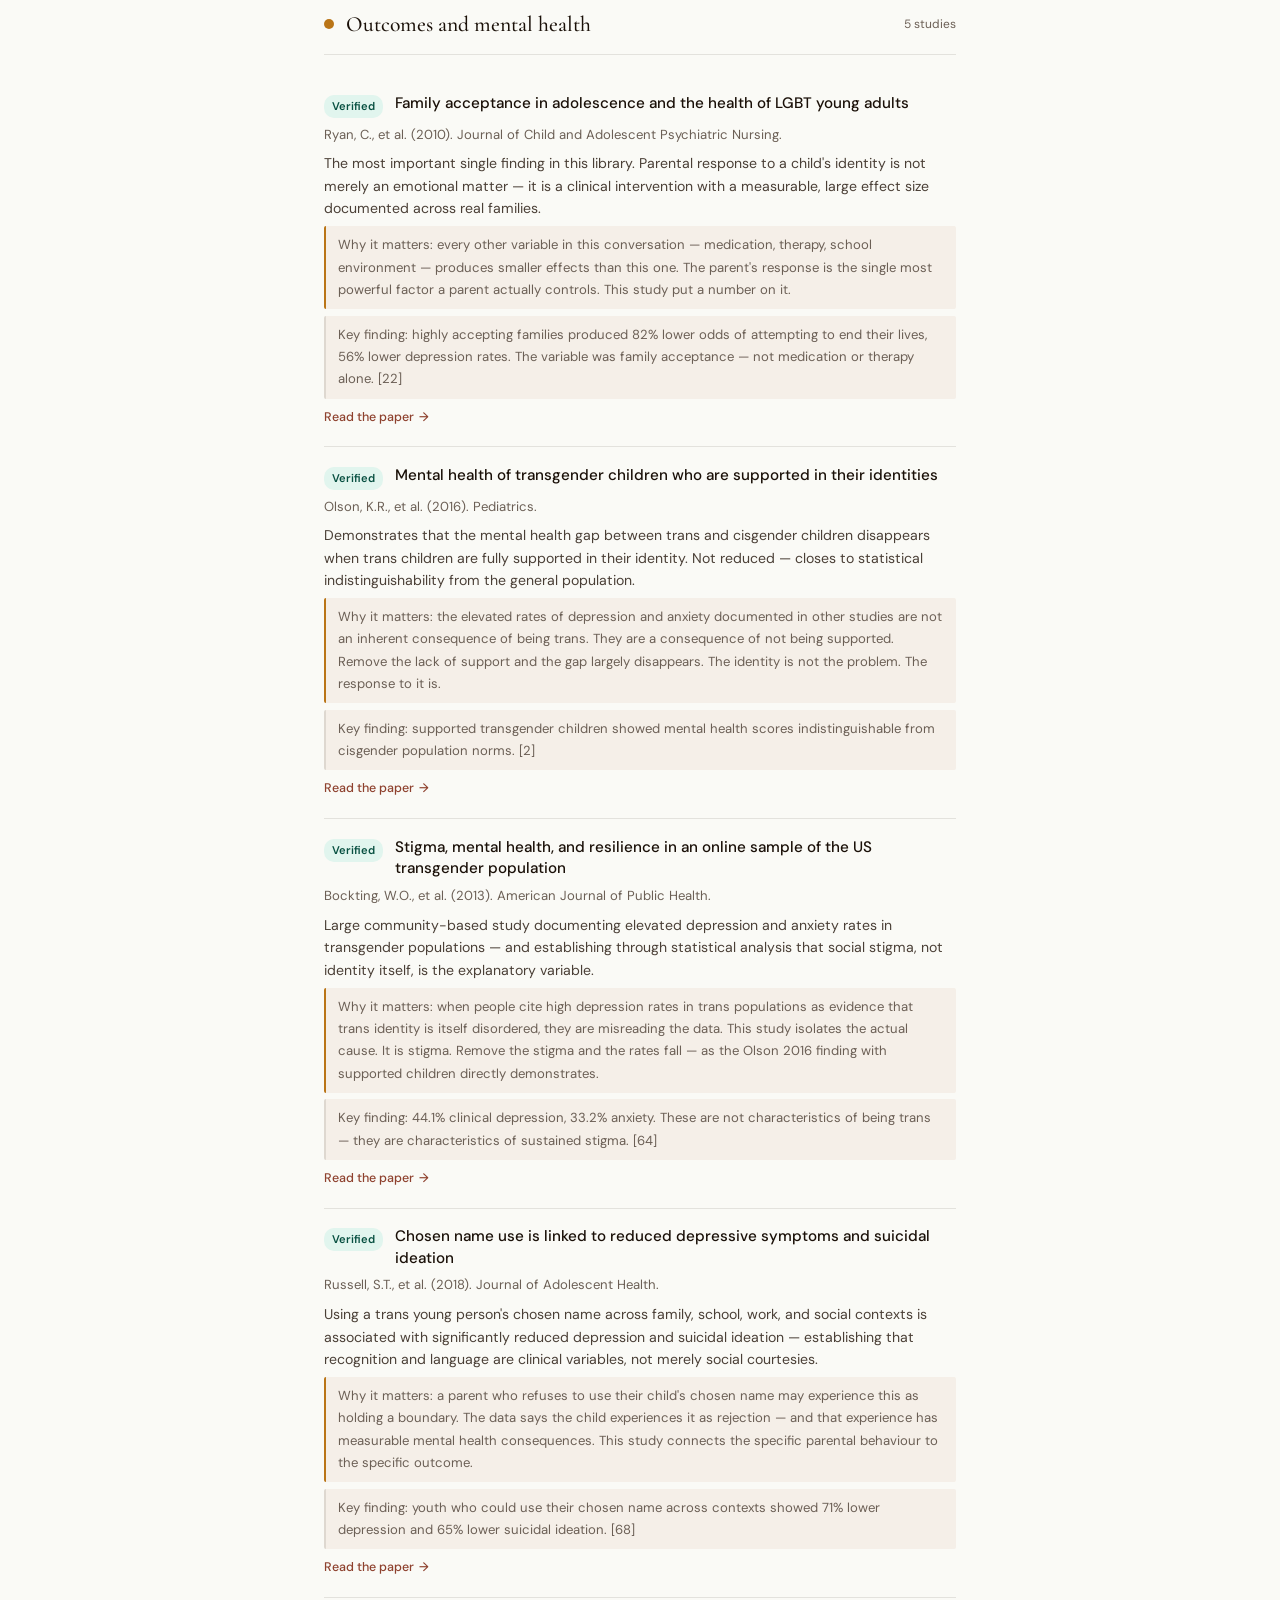
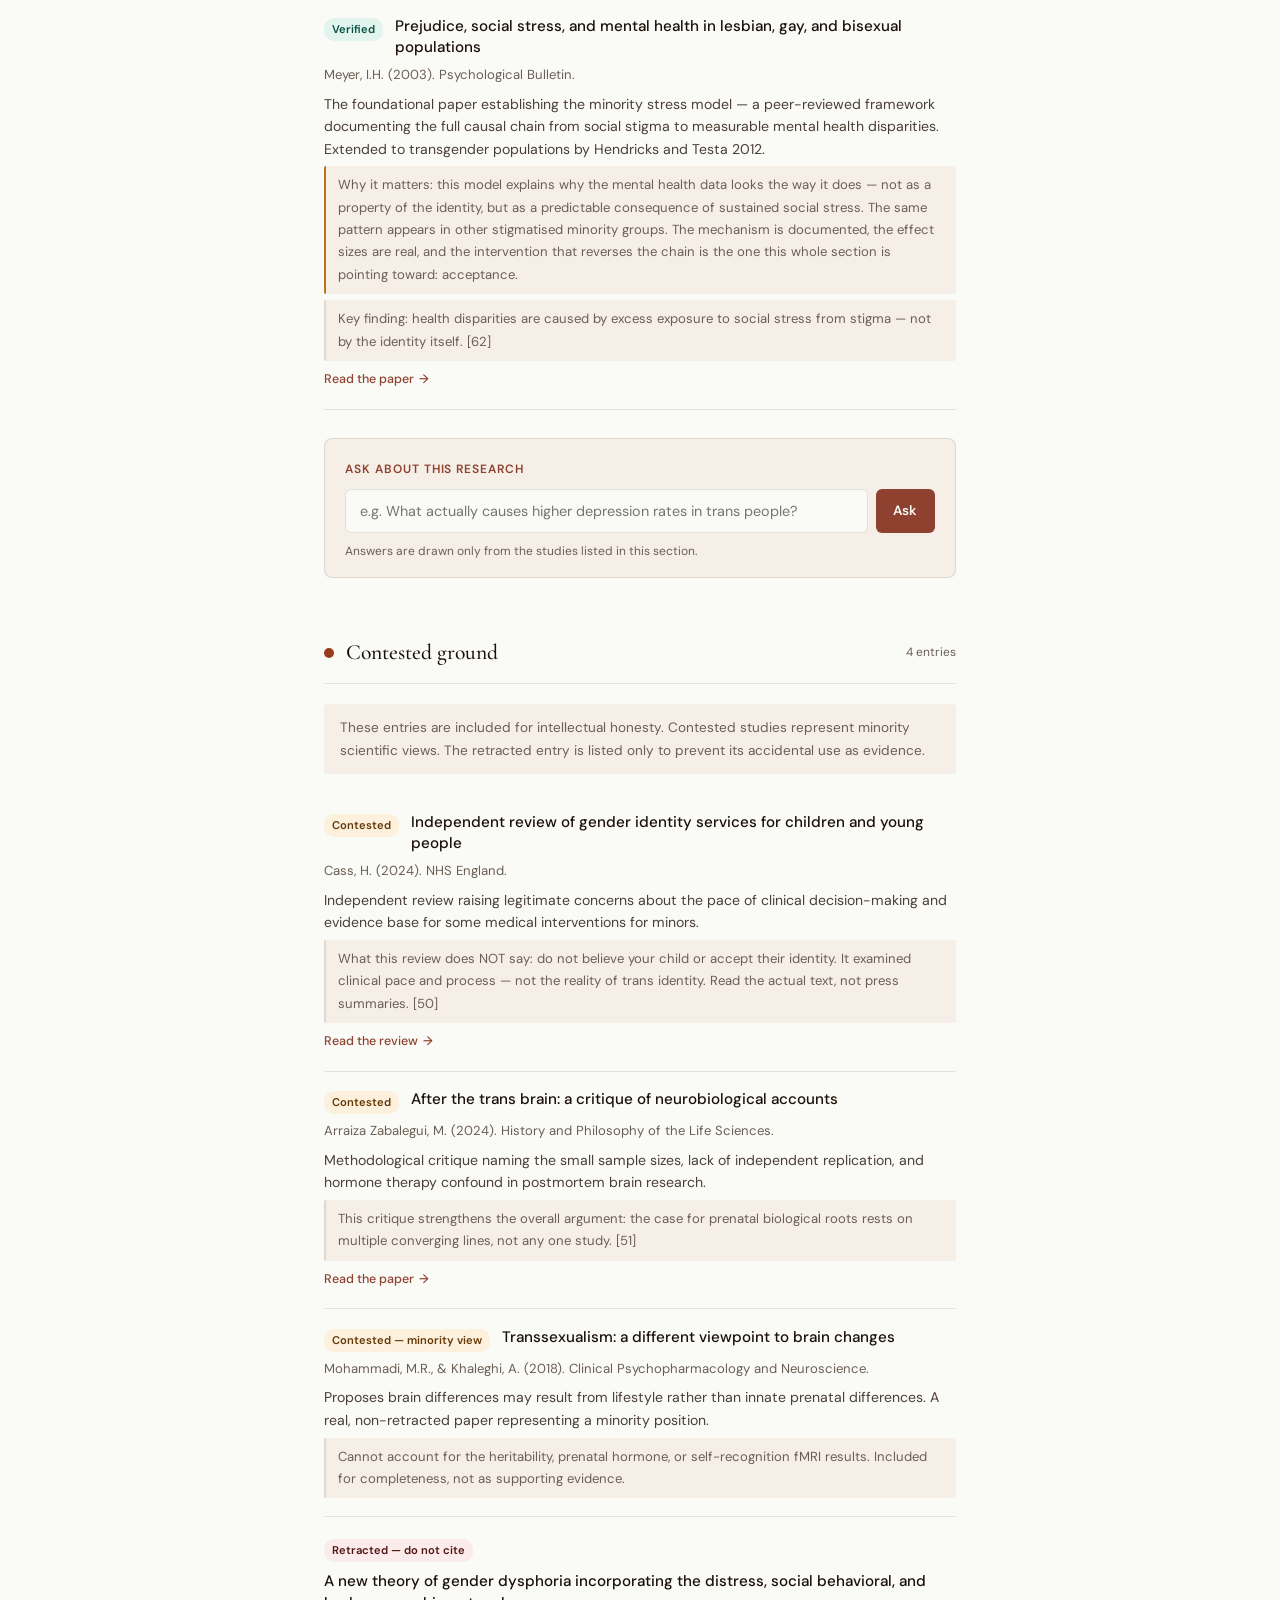
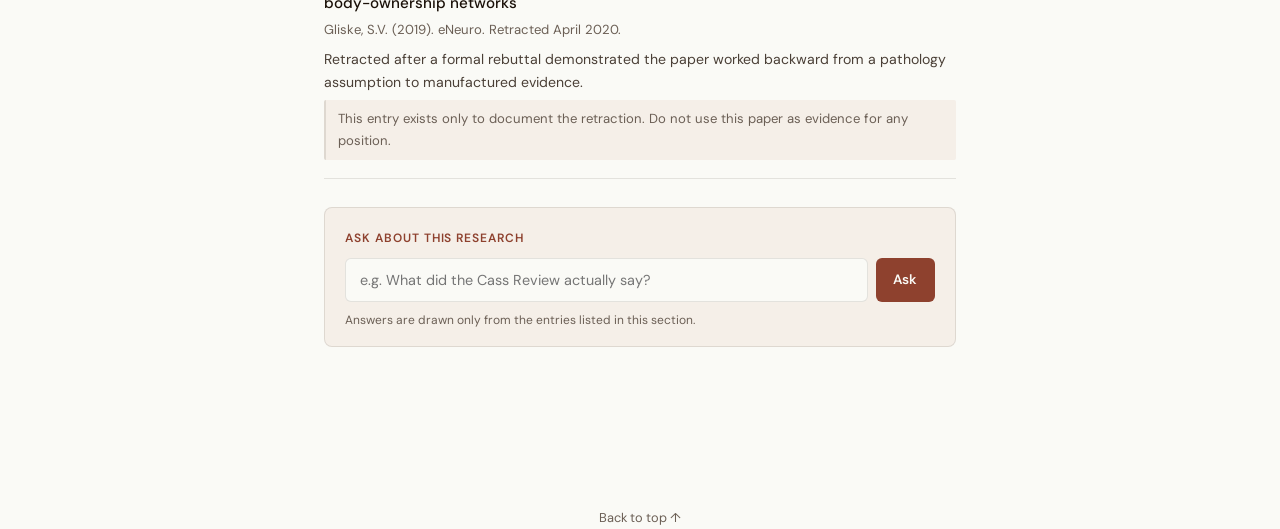
<file: resources.html>
<!DOCTYPE html>
<html lang="en">
<head>
<meta charset="UTF-8">
<meta name="viewport" content="width=device-width, initial-scale=1.0">
<title>Resources — Ricardo Ramos</title>
<meta name="description" content="Peer-reviewed research on gender identity, developmental biology, and parental acceptance — organised by theme.">
<link rel="stylesheet" href="/css/styles.css" />
<link rel="icon" type="image/x-icon" href="/favicon.ico"/>
<link rel="preconnect" href="https://fonts.googleapis.com">
<link rel="preconnect" href="https://fonts.gstatic.com" crossorigin>
<link href="https://fonts.googleapis.com/css2?family=Cormorant+Garamond:ital,wght@0,400;0,500;0,600;1,400;1,500&family=DM+Sans:wght@400;500;600&display=swap" rel="stylesheet">
<style>
:root{--terra:#8E412E;--dark:#1A1008;--bg:#FAFAF6;--cream:#F5EFE8;--ink:#4A3F36;--ink-soft:#6B5F55;--border:rgba(26,16,8,0.1);}
*{box-sizing:border-box;margin:0;padding:0;}
body{background:var(--bg);color:var(--ink);font-family:'DM Sans',sans-serif;font-size:16px;line-height:1.7;-webkit-font-smoothing:antialiased;}
a{color:var(--terra);text-decoration:none;}a:hover{text-decoration:underline;}
/* nav styles from shared stylesheet */
.hero{max-width:680px;margin:0 auto;padding:4rem 1.5rem 2rem;border-bottom:0.5px solid var(--border);}
.hero-eyebrow{font-size:0.75rem;font-weight:600;letter-spacing:0.1em;text-transform:uppercase;color:var(--terra);margin-bottom:1rem;}
.hero h1{font-family:'Cormorant Garamond',serif;font-size:clamp(2rem,5vw,2.75rem);font-weight:500;color:var(--dark);line-height:1.2;margin-bottom:1rem;}
.hero p{font-size:1.05rem;color:var(--ink-soft);max-width:52ch;margin-bottom:2rem;}
.hero-note{font-size:0.82rem;color:var(--ink-soft);background:var(--cream);border-left:2px solid var(--terra);padding:0.75rem 1rem;border-radius:2px;}
.filter-bar{position:sticky;top:57px;background:var(--bg);border-bottom:0.5px solid var(--border);z-index:90;padding:0.75rem 1.5rem;overflow-x:auto;-webkit-overflow-scrolling:touch;scrollbar-width:none;}
.filter-bar::-webkit-scrollbar{display:none;}
.filter-inner{display:flex;gap:0.5rem;min-width:max-content;max-width:680px;margin:0 auto;align-items:center;}
.filter-label{font-size:0.75rem;color:var(--ink-soft);margin-right:0.25rem;white-space:nowrap;}
.filter-btn{font-size:0.78rem;font-family:'DM Sans',sans-serif;padding:0.3rem 0.85rem;border-radius:20px;border:0.5px solid var(--border);background:transparent;color:var(--ink-soft);cursor:pointer;white-space:nowrap;transition:all .15s;}
.filter-btn:hover{border-color:var(--ink);color:var(--dark);}.filter-btn.active{background:var(--dark);color:var(--bg);border-color:var(--dark);}
main{max-width:680px;margin:0 auto;padding:2rem 1.5rem 5rem;}
.section{margin-bottom:3.5rem;}.section.hidden{display:none;}
.section-header{display:flex;align-items:center;gap:0.75rem;margin-bottom:1.25rem;padding-bottom:0.75rem;border-bottom:0.5px solid var(--border);}
.section-dot{width:10px;height:10px;border-radius:50%;flex-shrink:0;}
.section-title{font-family:'Cormorant Garamond',serif;font-size:1.35rem;font-weight:500;color:var(--dark);}
.section-count{margin-left:auto;font-size:0.75rem;color:var(--ink-soft);}
.study{padding:1.1rem 0;border-bottom:0.5px solid var(--border);}.study:last-of-type{border-bottom:none;}
.study-header{display:flex;align-items:flex-start;gap:0.75rem;margin-bottom:0.35rem;}
.study-badge{flex-shrink:0;font-size:0.7rem;font-weight:600;padding:2px 8px;border-radius:10px;margin-top:2px;}
.badge-verified{background:#E1F5EE;color:#085041;}.badge-contested{background:#FDF0DC;color:#633806;}
.badge-retracted{background:#FCEBEB;color:#501313;}.badge-historical{background:#EEEDFE;color:#26215C;}
.study-title{font-weight:500;font-size:0.95rem;color:var(--dark);line-height:1.4;}
.study-title a{color:var(--dark);}.study-title a:hover{color:var(--terra);}
.study-authors{font-size:0.82rem;color:var(--ink-soft);margin-bottom:0.4rem;}
.study-relevance{font-size:0.88rem;color:var(--ink);line-height:1.6;}
.study-finding{margin-top:0.4rem;font-size:0.82rem;color:var(--ink-soft);background:var(--cream);border-left:2px solid var(--border);padding:0.5rem 0.75rem;border-radius:2px;}
.study-link{display:inline-flex;align-items:center;gap:0.3rem;margin-top:0.5rem;font-size:0.78rem;color:var(--terra);font-weight:500;}
.study-link::after{content:'→';}.study-link:hover{text-decoration:underline;}
.qa-box{margin-top:1.75rem;background:var(--cream);border:0.5px solid var(--border);border-radius:8px;padding:1.25rem 1.25rem 1rem;}
.qa-label{font-size:0.75rem;font-weight:600;letter-spacing:0.08em;text-transform:uppercase;color:var(--terra);margin-bottom:0.6rem;}
.qa-input-row{display:flex;gap:0.5rem;}
.qa-input{flex:1;font-family:'DM Sans',sans-serif;font-size:0.9rem;padding:0.65rem 0.9rem;border:0.5px solid var(--border);border-radius:6px;background:var(--bg);color:var(--dark);min-width:0;}
.qa-input:focus{outline:2px solid var(--terra);outline-offset:1px;}
.qa-btn{font-family:'DM Sans',sans-serif;font-size:0.85rem;font-weight:600;padding:0.65rem 1.1rem;background:var(--terra);color:var(--bg);border:none;border-radius:6px;cursor:pointer;white-space:nowrap;transition:background .15s;min-width:44px;min-height:44px;}
.qa-btn:hover{background:#743525;}.qa-btn:disabled{background:#C4A99E;cursor:not-allowed;}
.qa-answer{margin-top:0.9rem;font-size:0.88rem;line-height:1.7;color:var(--ink);display:none;}
.qa-answer.visible{display:block;}
.qa-answer-inner{background:var(--bg);border:0.5px solid var(--border);border-radius:6px;padding:0.85rem 1rem;}
.qa-error{color:#993C1D;font-size:0.82rem;margin-top:0.5rem;display:none;}.qa-error.visible{display:block;}
.qa-hint{font-size:0.75rem;color:var(--ink-soft);margin-top:0.5rem;}

.start-here{background:var(--cream);border-bottom:0.5px solid var(--border);padding:2.5rem 1.5rem;}
.start-here-inner{max-width:680px;margin:0 auto;}
.start-here-eyebrow{font-size:0.75rem;font-weight:600;letter-spacing:0.1em;text-transform:uppercase;color:var(--terra);margin-bottom:0.6rem;}
.start-here-title{font-family:'Cormorant Garamond',serif;font-size:clamp(1.4rem,3.5vw,1.9rem);font-weight:500;color:var(--dark);margin-bottom:0.5rem;line-height:1.25;}
.start-here-sub{font-size:0.92rem;color:var(--ink-soft);margin-bottom:1.5rem;max-width:50ch;}
.start-here-cards{display:grid;grid-template-columns:repeat(2,1fr);gap:0.75rem;margin-bottom:1.1rem;}
.sh-card{display:flex;flex-direction:column;align-items:flex-start;gap:0.25rem;padding:1rem;background:var(--bg);border:0.5px solid var(--border);border-radius:8px;cursor:pointer;text-align:left;transition:border-color .15s,box-shadow .15s;font-family:'DM Sans',sans-serif;}
.sh-card:hover{border-color:var(--terra);box-shadow:0 2px 8px rgba(142,65,46,0.08);}
.sh-card-icon{font-size:1.2rem;margin-bottom:0.15rem;}
.sh-card-label{font-size:0.88rem;font-weight:600;color:var(--dark);line-height:1.35;}
.sh-card-desc{font-size:0.78rem;color:var(--ink-soft);line-height:1.4;}
.sh-skip{background:none;border:none;font-family:'DM Sans',sans-serif;font-size:0.82rem;color:var(--ink-soft);cursor:pointer;padding:0;}
.sh-skip:hover{color:var(--terra);}
@media(max-width:600px){.start-here-cards{grid-template-columns:1fr;}}
.back-top{display:block;text-align:center;font-size:0.8rem;color:var(--ink-soft);padding:1.5rem 0 0;cursor:pointer;}
.back-top:hover{color:var(--terra);}
@media(max-width:600px){nav{padding:1rem 1.25rem;}.nav-links{gap:1rem;font-size:0.8rem;}.hero{padding:2.5rem 1.25rem 1.5rem;}main{padding:1.5rem 1.25rem 4rem;}.qa-input-row{flex-direction:column;}.qa-btn{width:100%;}}
</style>
</head>
<body>
<nav class="nav" id="main-nav">
    <a href="/" class="nav-logo">Ricardo Ramos</a>
    <ul class="nav-links">
      <li><a href="/book.html">The Book</a></li>
      <li><a href="/resources" class="active">The Science</a></li>
      <li><a href="/work-with-me.html">Work With Me</a></li>
      <li><a href="/speaking.html">Speaking</a></li>
      <li><a href="/press.html">Press</a></li>
      <li><a href="/about.html">About</a></li>
      <li><a href="https://es.ricardoramosauthor.com" class="nav-lang">ES</a></li>
      <li><a href="/book.html#chapter1" class="nav-cta">Get Chapter 1 Free</a></li>
    </ul>
    <button class="nav-hamburger" id="hamburger" aria-label="Open menu" aria-expanded="false">
      <span></span><span></span><span></span>
    </button>
  </nav>
  <div class="nav-mobile" id="mobile-nav">
    <a href="/book.html">The Book</a>
    <a href="/resources">The Science</a>
    <a href="/work-with-me.html">Work With Me</a>
    <a href="/speaking.html">Speaking</a>
    <a href="/press.html">Press</a>
    <a href="/about.html">About</a>
    <a href="/book.html#chapter1" class="mobile-cta">Get Chapter 1 Free</a>
    <a href="https://es.ricardoramosauthor.com" style="font-size:0.85rem;color:var(--ink-soft);letter-spacing:0.08em;text-transform:uppercase;">ES</a>
  </div>

<section class="hero">
  <div class="hero-eyebrow">Science library</div>
  <h1>The research behind<br><em>God Makes No Mistakes</em></h1>
  <p>Every study cited in the book, organised by theme. Each entry includes the key finding, its relevance to the book's argument, and a direct link to the original source. Each section also has a question box — type anything and get an answer drawn directly from the research.</p>
  <div class="hero-note">Studies marked <strong>contested</strong> represent minority scientific views included for intellectual honesty. Studies marked <strong>retracted</strong> are listed only to prevent their accidental use as evidence. Use the question box in each section to ask anything about the research.</div>
</section>

<section class="start-here">
  <div class="start-here-inner">
    <div class="start-here-eyebrow">Start here</div>
    <h2 class="start-here-title">Where are you in this conversation?</h2>
    <p class="start-here-sub">The research reads differently depending on where you are. Choose the one that fits and we'll take you to the most relevant place to begin.</p>
    <div class="start-here-cards">
      <button class="sh-card" onclick="startHere('bio')">
        <span class="sh-card-icon">🧬</span>
        <span class="sh-card-label">I want to understand the biology</span>
        <span class="sh-card-desc">Start with what science says actually happens before birth</span>
      </button>
      <button class="sh-card" onclick="startHere('diag')">
        <span class="sh-card-icon">📋</span>
        <span class="sh-card-label">I was told this is a mental illness</span>
        <span class="sh-card-desc">See how the medical establishment's position has changed</span>
      </button>
      <button class="sh-card" onclick="startHere('outcomes')">
        <span class="sh-card-icon">❤️</span>
        <span class="sh-card-label">I'm worried about my child's wellbeing</span>
        <span class="sh-card-desc">See what the data says about what actually helps</span>
      </button>
      <button class="sh-card" onclick="startHere('contested')">
        <span class="sh-card-icon">⚖️</span>
        <span class="sh-card-label">I've heard conflicting things</span>
        <span class="sh-card-desc">See the contested evidence — included for intellectual honesty</span>
      </button>
    </div>
    <button class="sh-skip" onclick="startHere('all')">Show me everything →</button>
  </div>
</section>

<div class="filter-bar">
  <div class="filter-inner">
    <span class="filter-label">Theme:</span>
    <button class="filter-btn active" onclick="filterTheme('all',this)">All themes</button>
    <button class="filter-btn" onclick="filterTheme('bio',this)">Developmental biology</button>
    <button class="filter-btn" onclick="filterTheme('neuro',this)">Neuroscience</button>
    <button class="filter-btn" onclick="filterTheme('diag',this)">Diagnostic history</button>
    <button class="filter-btn" onclick="filterTheme('outcomes',this)">Outcomes</button>
    <button class="filter-btn" onclick="filterTheme('contested',this)">Contested</button>
  </div>
</div>

<main>

<section class="section" data-theme="bio">
  <div class="section-header">
    <div class="section-dot" style="background:#185FA5"></div>
    <h2 class="section-title">Developmental biology</h2>
    <span class="section-count">6 studies</span>
  </div>
  <div class="study">
    <div class="study-header"><span class="study-badge badge-verified">Verified</span><span class="study-title"><a href="https://doi.org/10.3390/ijms21062123" target="_blank" rel="noopener">Brain Sex Differences Related to Gender Identity Development: Genes or Hormones?</a></span></div>
    <div class="study-authors">Ristori, J., et al. (2020). International Journal of Molecular Sciences.</div>
    <div class="study-relevance">Demonstrates that genital sex and brain sexual differentiation occur during separate prenatal windows under different hormonal conditions. These are two independent developmental events, not one. The biology never required them to agree with each other.</div>
    <div class="study-finding">Key finding: brain sexual differentiation follows genital formation in a separate hormonal surge. Nothing in the biology requires both processes to produce the same outcome. [57]</div>
    <div class="study-finding" style="border-left-color:#185FA5">Why it matters: this is the biological root of the default mismatch. When a parent says "but they were born a girl/boy," they are describing the outcome of process one. Their child's gender identity is the outcome of process two. Both are real. Both were determined before birth. Neither caused the other.</div>
    <a class="study-link" href="https://doi.org/10.3390/ijms21062123" target="_blank" rel="noopener">Read the paper</a>
  </div>
  <div class="study">
    <div class="study-header"><span class="study-badge badge-verified">Verified</span><span class="study-title"><a href="https://doi.org/10.1073/pnas.1509654112" target="_blank" rel="noopener">Sex beyond the genitalia: the human brain mosaic</a></span></div>
    <div class="study-authors">Joel, D., et al. (2015). PNAS.</div>
    <div class="study-relevance">Analysis of over 1,400 brain scans showing that most human brains contain a unique mix of features — not a clean male or female profile. The binary model was never describing individual brains. It was describing a statistical average and calling it a universal rule.</div>
    <div class="study-finding">Key finding: only 0–8% of brains showed exclusively male-end or female-end features. Most brains are a mosaic. [41]</div>
    <div class="study-finding" style="border-left-color:#185FA5">Why it matters: the two-box model taught in school was always an approximation. At the level of the individual brain — the organ that shapes how a person experiences themselves — the binary never held. This is not a new discovery driven by social change. It is what the scans show.</div>
    <a class="study-link" href="https://doi.org/10.1073/pnas.1509654112" target="_blank" rel="noopener">Read the paper</a>
  </div>
  <div class="study">
    <div class="study-header"><span class="study-badge badge-verified">Verified</span><span class="study-title"><a href="https://doi.org/10.1007/s10519-018-9889-z" target="_blank" rel="noopener">The biological contributions to gender identity and gender diversity</a></span></div>
    <div class="study-authors">Polderman, T.J.C., et al. (2018). Behavior Genetics.</div>
    <div class="study-relevance">Large twin study review establishing a substantial genetic contribution to gender identity — ruling out the idea that identity is purely a product of upbringing, parenting style, or social influence.</div>
    <div class="study-finding">Key finding: genetics account for 30–60% of the variance. The non-genetic variance points to prenatal hormonal environment, not social influence. [58]</div>
    <div class="study-finding" style="border-left-color:#185FA5">Why it matters: the "it must be the parenting" explanation does not survive contact with the twin data. Identical twins, raised in the same home by the same parents, show far higher concordance than fraternal twins. Something other than upbringing is doing most of the work — and that something was determined before the child was born.</div>
    <a class="study-link" href="https://doi.org/10.1007/s10519-018-9889-z" target="_blank" rel="noopener">Read the paper</a>
  </div>
  <div class="study">
    <div class="study-header"><span class="study-badge badge-verified">Verified</span><span class="study-title"><a href="https://doi.org/10.1210/jc.2018-01866" target="_blank" rel="noopener">Psychosexual aspects, effects of prenatal androgen exposure, and gender change in 46,XY disorders of sex development</a></span></div>
    <div class="study-authors">Batista, R.L., et al. (2019). Journal of Clinical Endocrinology & Metabolism.</div>
    <div class="study-relevance">Study of 144 people born with conditions disrupting typical sex development. Prenatal androgen exposure — not genital appearance at birth — was the stronger predictor of adult gender identity. This is one of the most direct pieces of evidence available.</div>
    <div class="study-finding">Key finding: the hormone environment in the womb predicted outcomes more reliably than anatomy at birth. [59]</div>
    <div class="study-finding" style="border-left-color:#185FA5">Why it matters: this directly answers "but they looked like a girl/boy at birth." The anatomy at birth was not the determining factor. The prenatal hormonal environment acting on the developing brain was. What a parent sees in the delivery room is the outcome of one biological process. Their child's gender identity is the outcome of a different one.</div>
    <a class="study-link" href="https://doi.org/10.1210/jc.2018-01866" target="_blank" rel="noopener">Read the paper</a>
  </div>
  <div class="study">
    <div class="study-header"><span class="study-badge badge-verified">Verified</span><span class="study-title"><a href="https://doi.org/10.1111/jne.12562" target="_blank" rel="noopener">Neurobiology of gender identity and sexual orientation</a></span></div>
    <div class="study-authors">Roselli, C.E. (2018). Journal of Neuroendocrinology.</div>
    <div class="study-relevance">Review establishing that gender identity and sexual orientation are two separate developmental processes, both organised prenatally through distinct biological mechanisms. Neither one determines the other. A person can be trans and straight, trans and gay, or any other combination.</div>
    <div class="study-finding">Key finding: the biological pathways shaping gender identity and sexual orientation are distinct. Neither determines the other.</div>
    <div class="study-finding" style="border-left-color:#185FA5">Why it matters: conflating gender identity with sexual orientation is one of the most common sources of confusion in this conversation. This review establishes they are biologically independent. Understanding this removes the foundation of many objections before they are even raised.</div>
    <a class="study-link" href="https://doi.org/10.1111/jne.12562" target="_blank" rel="noopener">Read the paper</a>
  </div>
  <div class="study">
    <div class="study-header"><span class="study-badge badge-verified">Verified</span><span class="study-title"><a href="https://doi.org/10.1016/S0140-6736(12)60071-3" target="_blank" rel="noopener">Androgen insensitivity syndrome</a></span></div>
    <div class="study-authors">Hughes, I.A., et al. (2012). The Lancet.</div>
    <div class="study-relevance">Documents complete androgen insensitivity syndrome, in which people with XY chromosomes develop as women in every visible and lived sense, because their cells cannot respond to testosterone. Recognised as women by every major medical body worldwide.</div>
    <div class="study-finding">Key finding: the same chromosome, a completely different biological outcome. Chromosomes are the opening instruction, not the whole script. [49]</div>
    <div class="study-finding" style="border-left-color:#185FA5">Why it matters: the chromosome objection is the last wall most resistant parents build. This condition dismantles it cleanly. The same XY chromosome can produce completely different outcomes, because the biological mechanism has more steps than the two-box model acknowledges. Chromosomes start the process. They do not finish it.</div>
    <a class="study-link" href="https://doi.org/10.1016/S0140-6736(12)60071-3" target="_blank" rel="noopener">Read the paper</a>
  </div>
  <div class="qa-box" data-section="Developmental biology" data-context="[57] Ristori et al. 2020: Genital sex forms in trimester one. Brain sexual differentiation follows later in a separate hormonal surge. Two independent events. [41] Joel et al. 2015: Over 1,400 brain scans show most brains are a mosaic. Only 0-8% sorted cleanly into one category. [58] Polderman et al. 2018: Genetics account for 30-60% of gender identity variance. Non-genetic variance points to prenatal hormones, not parenting. [59] Batista et al. 2019: In 144 people with sex development conditions, prenatal androgen exposure predicted adult identity better than genital appearance at birth. [49] Hughes et al. 2012: People with XY chromosomes who cannot respond to testosterone develop as women. Chromosomes are not the final word. Roselli 2018: Gender identity and sexual orientation are two separate developmental processes. Neither determines the other.">
    <div class="qa-label">Ask about this research</div>
    <div class="qa-input-row">
      <input class="qa-input" type="text" placeholder="e.g. Does this mean gender identity is chosen?" aria-label="Ask a question">
      <button class="qa-btn" onclick="askQuestion(this)">Ask</button>
    </div>
    <div class="qa-answer"><div class="qa-answer-inner"></div></div>
    <div class="qa-error"></div>
    <p class="qa-hint">Answers are drawn only from the studies listed in this section.</p>
  </div>
</section>

<section class="section" data-theme="neuro">
  <div class="section-header">
    <div class="section-dot" style="background:#534AB7"></div>
    <h2 class="section-title">Neuroscience</h2>
    <span class="section-count">3 studies</span>
  </div>
  <div class="study">
    <div class="study-header"><span class="study-badge badge-verified">Verified</span><span class="study-title"><a href="https://doi.org/10.1093/cercor/bhz282" target="_blank" rel="noopener">Neural systems for own-body processing align with gender identity rather than birth-assigned sex</a></span></div>
    <div class="study-authors">Majid, D.S.A., et al. (2019). Cerebral Cortex.</div>
    <div class="study-relevance">fMRI study showing transgender participants' self-recognition brain networks activated for body images corresponding to their gender identity, not their birth-assigned sex. The brain's own self-recognition system encodes gender identity at a level beneath conscious thought or choice.</div>
    <div class="study-finding">Key finding: the brain's own self-recognition system aligns with gender identity — beneath conscious choice.</div>
    <div class="study-finding" style="border-left-color:#534AB7">Why it matters: people who dismiss trans identity as "just a feeling" are misunderstanding what a feeling actually is. The brain is not passively reporting a belief. Its own self-recognition architecture is organised around the person's gender identity. That is not a preference. It is a neural fact.</div>
    <a class="study-link" href="https://doi.org/10.1093/cercor/bhz282" target="_blank" rel="noopener">Read the paper</a>
  </div>
  <div class="study">
    <div class="study-header"><span class="study-badge badge-verified">Verified</span><span class="study-title"><a href="https://doi.org/10.1038/s41598-023-37508-z" target="_blank" rel="noopener">Accurate sex prediction of cisgender and transgender individuals without brain size bias</a></span></div>
    <div class="study-authors">Wiersch, L., et al. (2023). Scientific Reports.</div>
    <div class="study-relevance">Methodologically careful study that controls for brain size — a known confound that undermined earlier research. Brain sex classification was more accurate using gender identity than birth-assigned sex in the transgender sample.</div>
    <div class="study-finding">Key finding: correcting for the confound that undermined earlier work still produces the same directional finding.</div>
    <div class="study-finding" style="border-left-color:#534AB7">Why it matters: critics of earlier brain research rightly pointed out that brain size differences between males and females could skew results. This study controls for that and still finds the same direction. The finding is not an artefact of methodology. It holds under scrutiny.</div>
    <a class="study-link" href="https://doi.org/10.1038/s41598-023-37508-z" target="_blank" rel="noopener">Read the paper</a>
  </div>
  <div class="study">
    <div class="study-header"><span class="study-badge badge-verified">Verified</span><span class="study-title"><a href="https://doi.org/10.1007/s10508-016-0768-5" target="_blank" rel="noopener">A review of the status of brain structure research in transsexualism</a></span></div>
    <div class="study-authors">Guillamon, A., et al. (2016). Archives of Sexual Behavior.</div>
    <div class="study-relevance">Comprehensive review finding consistent patterns in BNSTc and INAH3 brain structures across multiple independent research groups — while honestly naming the limitations of postmortem sample sizes and potential hormone therapy confounds.</div>
    <div class="study-finding">Key finding: consistent direction of effect across independent groups. Small postmortem samples are a real limitation. One line of evidence among several. [4]</div>
    <div class="study-finding" style="border-left-color:#534AB7">Why it matters: this review models the intellectual honesty the whole page is built on. The findings are consistent across independent labs. The limitations are also real. Both are true. A case built on multiple converging lines — timing gap, heritability, mosaic scans, self-recognition fMRI — is more credible than any single study standing alone.</div>
    <a class="study-link" href="https://doi.org/10.1007/s10508-016-0768-5" target="_blank" rel="noopener">Read the paper</a>
  </div>
  <div class="qa-box" data-section="Neuroscience" data-context="Majid et al. 2019: fMRI showing transgender participants' self-recognition brain networks activated for images matching their gender identity, not birth-assigned sex. The brain's own sense of self aligns with experienced identity. Wiersch et al. 2023: Brain sex classification more accurate using gender identity than birth-assigned sex, even after controlling for brain size. [4] Guillamon et al. 2016: BNSTc and INAH3 brain structures show consistent patterns across independent groups. Important limitation: postmortem samples are small (fewer than 15 in original studies) and hormone therapy may independently change brain structure. These findings are one line of evidence among several.">
    <div class="qa-label">Ask about this research</div>
    <div class="qa-input-row">
      <input class="qa-input" type="text" placeholder="e.g. What do brain scans actually show?" aria-label="Ask a question">
      <button class="qa-btn" onclick="askQuestion(this)">Ask</button>
    </div>
    <div class="qa-answer"><div class="qa-answer-inner"></div></div>
    <div class="qa-error"></div>
    <p class="qa-hint">Answers are drawn only from the studies listed in this section.</p>
  </div>
</section>

<section class="section" data-theme="diag">
  <div class="section-header">
    <div class="section-dot" style="background:#0F6E56"></div>
    <h2 class="section-title">Diagnostic history</h2>
    <span class="section-count">3 key documents</span>
  </div>
  <div class="study">
    <span class="study-badge badge-historical" style="display:inline-block;margin-bottom:0.6rem">Historical / policy</span>
    <div class="study-title" style="margin-bottom:0.35rem">DSM-5: from Gender Identity Disorder to Gender Dysphoria (2013)</div>
    <div class="study-authors">American Psychiatric Association. (2013). DSM-5.</div>
    <div class="study-relevance">The 2013 revision replaced "gender identity disorder" with "gender dysphoria" and explicitly stated that gender non-conformity is not in itself a mental disorder. The pathology shifted from the identity itself to the distress caused by mismatch and social rejection.</div>
    <div class="study-finding" style="border-left-color:#0F6E56">Why it matters: for decades, the medical establishment classified trans identity as a disorder. That classification is what most people absorbed and still carry. The 2013 revision corrected this — but corrections to official diagnostic manuals travel slowly into general cultural understanding. Most parents reading this were educated before the correction was made.</div>
    <div class="study-finding">Key distinction: the diagnosis targets distress, not identity. The same distress is reduced 82% with parental acceptance [22] — suggesting it is substantially a social problem with a social solution.</div>
  </div>
  <div class="study">
    <span class="study-badge badge-historical" style="display:inline-block;margin-bottom:0.6rem">Historical / policy</span>
    <div class="study-title" style="margin-bottom:0.35rem">ICD-11: Gender Incongruence moved out of mental disorders (2022)</div>
    <div class="study-authors">World Health Organization. (2022). ICD-11, Chapter 17.</div>
    <div class="study-relevance">The WHO moved gender incongruence out of the mental and behavioural disorders chapter entirely in 2022. Trans identity is no longer classified as a mental disorder in the most current international system.</div>
    <div class="study-finding" style="border-left-color:#0F6E56">Why it matters: this is the most recent, most authoritative, most current position of the institution that sets global disease classification standards. Whatever someone was taught at school about this subject predates 2022. The global medical consensus has moved. This is where it now stands.</div>
    <div class="study-finding">Key finding: the institution that sets the global standard for disease classification explicitly states that trans identity is not a mental disorder.</div>
    <a class="study-link" href="https://icd.who.int/browse11/l-m/en#/http://id.who.int/icd/entity/411470068" target="_blank" rel="noopener">View ICD-11 entry</a>
  </div>
  <div class="study">
    <div class="study-header"><span class="study-badge badge-contested">Contested</span><span class="study-title"><a href="https://doi.org/10.1089/trgh.2018.0014" target="_blank" rel="noopener">What is gender dysphoria? A critical systematic narrative review</a></span></div>
    <div class="study-authors">Davy, Z., & Toze, M. (2018). Transgender Health.</div>
    <div class="study-relevance">Critical review questioning whether the DSM-5 diagnosis has been properly validated.</div>
    <div class="study-finding">Key finding: the diagnosis conflates distress caused by identity with distress caused by social rejection. These require different clinical responses.</div>
    <a class="study-link" href="https://doi.org/10.1089/trgh.2018.0014" target="_blank" rel="noopener">Read the paper</a>
  </div>
  <div class="qa-box" data-section="Diagnostic history" data-context="DSM-5 (2013): Replaced 'gender identity disorder' with 'gender dysphoria.' Explicitly states gender non-conformity is not a mental disorder. The diagnosis targets clinically significant distress, not the identity. ICD-11 (2022): WHO moved gender incongruence out of mental disorders entirely, into conditions related to sexual health. Trans identity is not a mental disorder. History: Homosexuality was classified as a mental disorder in DSM-I (1952) and removed in 1973. Gender identity disorder was introduced in DSM-III (1980). Every revision has moved away from pathology toward natural variation. Davy & Toze 2018 (contested): Questions whether distress from identity and distress from social rejection are being properly distinguished in the diagnosis.">
    <div class="qa-label">Ask about this research</div>
    <div class="qa-input-row">
      <input class="qa-input" type="text" placeholder="e.g. Wasn't being trans considered a mental illness?" aria-label="Ask a question">
      <button class="qa-btn" onclick="askQuestion(this)">Ask</button>
    </div>
    <div class="qa-answer"><div class="qa-answer-inner"></div></div>
    <div class="qa-error"></div>
    <p class="qa-hint">Answers are drawn only from the documents listed in this section.</p>
  </div>
</section>

<section class="section" data-theme="outcomes">
  <div class="section-header">
    <div class="section-dot" style="background:#BA7517"></div>
    <h2 class="section-title">Outcomes and mental health</h2>
    <span class="section-count">5 studies</span>
  </div>
  <div class="study">
    <div class="study-header"><span class="study-badge badge-verified">Verified</span><span class="study-title"><a href="https://doi.org/10.1111/j.1744-6171.2010.00246.x" target="_blank" rel="noopener">Family acceptance in adolescence and the health of LGBT young adults</a></span></div>
    <div class="study-authors">Ryan, C., et al. (2010). Journal of Child and Adolescent Psychiatric Nursing.</div>
    <div class="study-relevance">The most important single finding in this library. Parental response to a child's identity is not merely an emotional matter — it is a clinical intervention with a measurable, large effect size documented across real families.</div>
    <div class="study-finding" style="border-left-color:#BA7517">Why it matters: every other variable in this conversation — medication, therapy, school environment — produces smaller effects than this one. The parent's response is the single most powerful factor a parent actually controls. This study put a number on it.</div>
    <div class="study-finding">Key finding: highly accepting families produced 82% lower odds of attempting to end their lives, 56% lower depression rates. The variable was family acceptance — not medication or therapy alone. [22]</div>
    <a class="study-link" href="https://doi.org/10.1111/j.1744-6171.2010.00246.x" target="_blank" rel="noopener">Read the paper</a>
  </div>
  <div class="study">
    <div class="study-header"><span class="study-badge badge-verified">Verified</span><span class="study-title"><a href="https://doi.org/10.1542/peds.2015-3223" target="_blank" rel="noopener">Mental health of transgender children who are supported in their identities</a></span></div>
    <div class="study-authors">Olson, K.R., et al. (2016). Pediatrics.</div>
    <div class="study-relevance">Demonstrates that the mental health gap between trans and cisgender children disappears when trans children are fully supported in their identity. Not reduced — closes to statistical indistinguishability from the general population.</div>
    <div class="study-finding" style="border-left-color:#BA7517">Why it matters: the elevated rates of depression and anxiety documented in other studies are not an inherent consequence of being trans. They are a consequence of not being supported. Remove the lack of support and the gap largely disappears. The identity is not the problem. The response to it is.</div>
    <div class="study-finding">Key finding: supported transgender children showed mental health scores indistinguishable from cisgender population norms. [2]</div>
    <a class="study-link" href="https://doi.org/10.1542/peds.2015-3223" target="_blank" rel="noopener">Read the paper</a>
  </div>
  <div class="study">
    <div class="study-header"><span class="study-badge badge-verified">Verified</span><span class="study-title"><a href="https://doi.org/10.2105/AJPH.2013.301241" target="_blank" rel="noopener">Stigma, mental health, and resilience in an online sample of the US transgender population</a></span></div>
    <div class="study-authors">Bockting, W.O., et al. (2013). American Journal of Public Health.</div>
    <div class="study-relevance">Large community-based study documenting elevated depression and anxiety rates in transgender populations — and establishing through statistical analysis that social stigma, not identity itself, is the explanatory variable.</div>
    <div class="study-finding" style="border-left-color:#BA7517">Why it matters: when people cite high depression rates in trans populations as evidence that trans identity is itself disordered, they are misreading the data. This study isolates the actual cause. It is stigma. Remove the stigma and the rates fall — as the Olson 2016 finding with supported children directly demonstrates.</div>
    <div class="study-finding">Key finding: 44.1% clinical depression, 33.2% anxiety. These are not characteristics of being trans — they are characteristics of sustained stigma. [64]</div>
    <a class="study-link" href="https://doi.org/10.2105/AJPH.2013.301241" target="_blank" rel="noopener">Read the paper</a>
  </div>
  <div class="study">
    <div class="study-header"><span class="study-badge badge-verified">Verified</span><span class="study-title"><a href="https://doi.org/10.1016/j.jadohealth.2018.02.003" target="_blank" rel="noopener">Chosen name use is linked to reduced depressive symptoms and suicidal ideation</a></span></div>
    <div class="study-authors">Russell, S.T., et al. (2018). Journal of Adolescent Health.</div>
    <div class="study-relevance">Using a trans young person's chosen name across family, school, work, and social contexts is associated with significantly reduced depression and suicidal ideation — establishing that recognition and language are clinical variables, not merely social courtesies.</div>
    <div class="study-finding" style="border-left-color:#BA7517">Why it matters: a parent who refuses to use their child's chosen name may experience this as holding a boundary. The data says the child experiences it as rejection — and that experience has measurable mental health consequences. This study connects the specific parental behaviour to the specific outcome.</div>
    <div class="study-finding">Key finding: youth who could use their chosen name across contexts showed 71% lower depression and 65% lower suicidal ideation. [68]</div>
    <a class="study-link" href="https://doi.org/10.1016/j.jadohealth.2018.02.003" target="_blank" rel="noopener">Read the paper</a>
  </div>
  <div class="study">
    <div class="study-header"><span class="study-badge badge-verified">Verified</span><span class="study-title"><a href="https://doi.org/10.1037/0033-2909.129.5.674" target="_blank" rel="noopener">Prejudice, social stress, and mental health in lesbian, gay, and bisexual populations</a></span></div>
    <div class="study-authors">Meyer, I.H. (2003). Psychological Bulletin.</div>
    <div class="study-relevance">The foundational paper establishing the minority stress model — a peer-reviewed framework documenting the full causal chain from social stigma to measurable mental health disparities. Extended to transgender populations by Hendricks and Testa 2012.</div>
    <div class="study-finding" style="border-left-color:#BA7517">Why it matters: this model explains why the mental health data looks the way it does — not as a property of the identity, but as a predictable consequence of sustained social stress. The same pattern appears in other stigmatised minority groups. The mechanism is documented, the effect sizes are real, and the intervention that reverses the chain is the one this whole section is pointing toward: acceptance.</div>
    <div class="study-finding">Key finding: health disparities are caused by excess exposure to social stress from stigma — not by the identity itself. [62]</div>
    <a class="study-link" href="https://doi.org/10.1037/0033-2909.129.5.674" target="_blank" rel="noopener">Read the paper</a>
  </div>
  <div class="qa-box" data-section="Outcomes and mental health" data-context="[22] Ryan et al. 2010: Highly accepting families produced 82% lower odds of a young person attempting to end their life and 56% lower depression. The variable was family acceptance, not medication or therapy alone. [2] Olson et al. 2016: Supported transgender children showed mental health scores indistinguishable from cisgender population norms. Support removed the gap. [64] Bockting et al. 2013: 44.1% depression, 33.2% anxiety in transgender community sample. Social stigma positively associated with distress. These rates reflect stigma, not identity. [68] Russell et al. 2018: Using a trans young person's chosen name across contexts linked to 71% lower depression and 65% lower suicidal ideation. [62] Meyer 2003: Minority stress model — stigma leads to discrimination and rejection, then to expectations of rejection and identity concealment, then to mental health outcomes. The distress is caused by the social response, not the identity.">
    <div class="qa-label">Ask about this research</div>
    <div class="qa-input-row">
      <input class="qa-input" type="text" placeholder="e.g. What actually causes higher depression rates in trans people?" aria-label="Ask a question">
      <button class="qa-btn" onclick="askQuestion(this)">Ask</button>
    </div>
    <div class="qa-answer"><div class="qa-answer-inner"></div></div>
    <div class="qa-error"></div>
    <p class="qa-hint">Answers are drawn only from the studies listed in this section.</p>
  </div>
</section>

<section class="section" data-theme="contested">
  <div class="section-header">
    <div class="section-dot" style="background:#993C1D"></div>
    <h2 class="section-title">Contested ground</h2>
    <span class="section-count">4 entries</span>
  </div>
  <p style="font-size:0.85rem;color:var(--ink-soft);margin-bottom:1.25rem;padding:0.75rem 1rem;background:var(--cream);border-radius:4px;">These entries are included for intellectual honesty. Contested studies represent minority scientific views. The retracted entry is listed only to prevent its accidental use as evidence.</p>
  <div class="study">
    <div class="study-header"><span class="study-badge badge-contested">Contested</span><span class="study-title"><a href="https://www.cass.independent-review.uk/home/publications/final-report/" target="_blank" rel="noopener">Independent review of gender identity services for children and young people</a></span></div>
    <div class="study-authors">Cass, H. (2024). NHS England.</div>
    <div class="study-relevance">Independent review raising legitimate concerns about the pace of clinical decision-making and evidence base for some medical interventions for minors.</div>
    <div class="study-finding">What this review does NOT say: do not believe your child or accept their identity. It examined clinical pace and process — not the reality of trans identity. Read the actual text, not press summaries. [50]</div>
    <a class="study-link" href="https://www.cass.independent-review.uk/home/publications/final-report/" target="_blank" rel="noopener">Read the review</a>
  </div>
  <div class="study">
    <div class="study-header"><span class="study-badge badge-contested">Contested</span><span class="study-title"><a href="https://doi.org/10.1007/s40656-023-00602-6" target="_blank" rel="noopener">After the trans brain: a critique of neurobiological accounts</a></span></div>
    <div class="study-authors">Arraiza Zabalegui, M. (2024). History and Philosophy of the Life Sciences.</div>
    <div class="study-relevance">Methodological critique naming the small sample sizes, lack of independent replication, and hormone therapy confound in postmortem brain research.</div>
    <div class="study-finding">This critique strengthens the overall argument: the case for prenatal biological roots rests on multiple converging lines, not any one study. [51]</div>
    <a class="study-link" href="https://doi.org/10.1007/s40656-023-00602-6" target="_blank" rel="noopener">Read the paper</a>
  </div>
  <div class="study">
    <div class="study-header"><span class="study-badge badge-contested">Contested — minority view</span><span class="study-title">Transsexualism: a different viewpoint to brain changes</span></div>
    <div class="study-authors">Mohammadi, M.R., & Khaleghi, A. (2018). Clinical Psychopharmacology and Neuroscience.</div>
    <div class="study-relevance">Proposes brain differences may result from lifestyle rather than innate prenatal differences. A real, non-retracted paper representing a minority position.</div>
    <div class="study-finding">Cannot account for the heritability, prenatal hormone, or self-recognition fMRI results. Included for completeness, not as supporting evidence.</div>
  </div>
  <div class="study">
    <span class="study-badge badge-retracted" style="display:inline-block;margin-bottom:0.6rem">Retracted — do not cite</span>
    <div class="study-title" style="margin-bottom:0.35rem">A new theory of gender dysphoria incorporating the distress, social behavioral, and body-ownership networks</div>
    <div class="study-authors">Gliske, S.V. (2019). eNeuro. Retracted April 2020.</div>
    <div class="study-relevance">Retracted after a formal rebuttal demonstrated the paper worked backward from a pathology assumption to manufactured evidence.</div>
    <div class="study-finding">This entry exists only to document the retraction. Do not use this paper as evidence for any position.</div>
  </div>
  <div class="qa-box" data-section="Contested ground" data-context="[50] Cass Review 2024: Independent NHS review raising concerns about clinical pace and evidence base for medical interventions in minors. Does NOT say trans identity is not real or that parents should reject their children. Focuses on process, not identity. [51] Arraiza Zabalegui 2024: Methodological critique of postmortem brain studies. Identifies small sample sizes, lack of independent replication, hormone therapy confound. Does not disprove prenatal biological roots. Mohammadi 2018 (minority view): Proposes brain differences may result from lifestyle rather than innate biology. Cannot account for heritability or prenatal hormone findings. Non-retracted but minority position. Gliske 2019 (retracted): Proposed gender dysphoria as a sensory pathology. Retracted April 2020 because it worked backward from a pathology assumption. Do not cite under any circumstances.">
    <div class="qa-label">Ask about this research</div>
    <div class="qa-input-row">
      <input class="qa-input" type="text" placeholder="e.g. What did the Cass Review actually say?" aria-label="Ask a question">
      <button class="qa-btn" onclick="askQuestion(this)">Ask</button>
    </div>
    <div class="qa-answer"><div class="qa-answer-inner"></div></div>
    <div class="qa-error"></div>
    <p class="qa-hint">Answers are drawn only from the entries listed in this section.</p>
  </div>
</section>

</main>

<a class="back-top" onclick="window.scrollTo({top:0,behavior:'smooth'})">Back to top ↑</a>

<script>
function filterTheme(theme,btn){
  document.querySelectorAll('.filter-btn').forEach(b=>b.classList.remove('active'));
  btn.classList.add('active');
  document.querySelectorAll('.section[data-theme]').forEach(s=>{
    s.classList.toggle('hidden',theme!=='all'&&s.dataset.theme!==theme);
  });
  window.scrollTo({top:0,behavior:'smooth'});
}

function startHere(theme){
  const startEl = document.querySelector('.start-here');
  if(startEl) startEl.style.display='none';
  document.querySelectorAll('.filter-btn').forEach(b=>b.classList.remove('active'));
  const btn = document.querySelector(`.filter-btn[onclick*="'${theme}'"]`);
  if(btn) btn.classList.add('active');
  else document.querySelector('.filter-btn').classList.add('active');
  document.querySelectorAll('.section[data-theme]').forEach(s=>{
    s.classList.toggle('hidden',theme!=='all'&&s.dataset.theme!==theme);
  });
  document.querySelector('.filter-bar').scrollIntoView({behavior:'smooth'});
}

async function askQuestion(btn){
  const box=btn.closest('.qa-box');
  const input=box.querySelector('.qa-input');
  const answerEl=box.querySelector('.qa-answer');
  const answerInner=box.querySelector('.qa-answer-inner');
  const errorEl=box.querySelector('.qa-error');
  const question=input.value.trim();
  if(!question)return;
  answerEl.classList.remove('visible');
  errorEl.classList.remove('visible');
  btn.disabled=true;
  btn.textContent='…';
  try{
    const res=await fetch('/ask',{
      method:'POST',
      headers:{'Content-Type':'application/json'},
      body:JSON.stringify({question,section:box.dataset.section})
    });
    const data=await res.json();
    if(data.error){errorEl.textContent=data.error;errorEl.classList.add('visible');}
    else{answerInner.textContent=data.answer;answerEl.classList.add('visible');}
  }catch(err){
    errorEl.textContent='Could not reach the server. Please try again.';
    errorEl.classList.add('visible');
  }finally{btn.disabled=false;btn.textContent='Ask';}
}
</script>
  <script>
    const nav = document.getElementById('main-nav');
    window.addEventListener('scroll', () => { nav.classList.toggle('scrolled', window.scrollY > 60); }, { passive: true });
    const burger = document.getElementById('hamburger');
    const mobileNav = document.getElementById('mobile-nav');
    burger.addEventListener('click', () => {
      const open = burger.classList.toggle('open');
      mobileNav.classList.toggle('open', open);
      burger.setAttribute('aria-expanded', open);
      document.body.style.overflow = open ? 'hidden' : '';
    });
  </script>
</body>
</html>
</file>
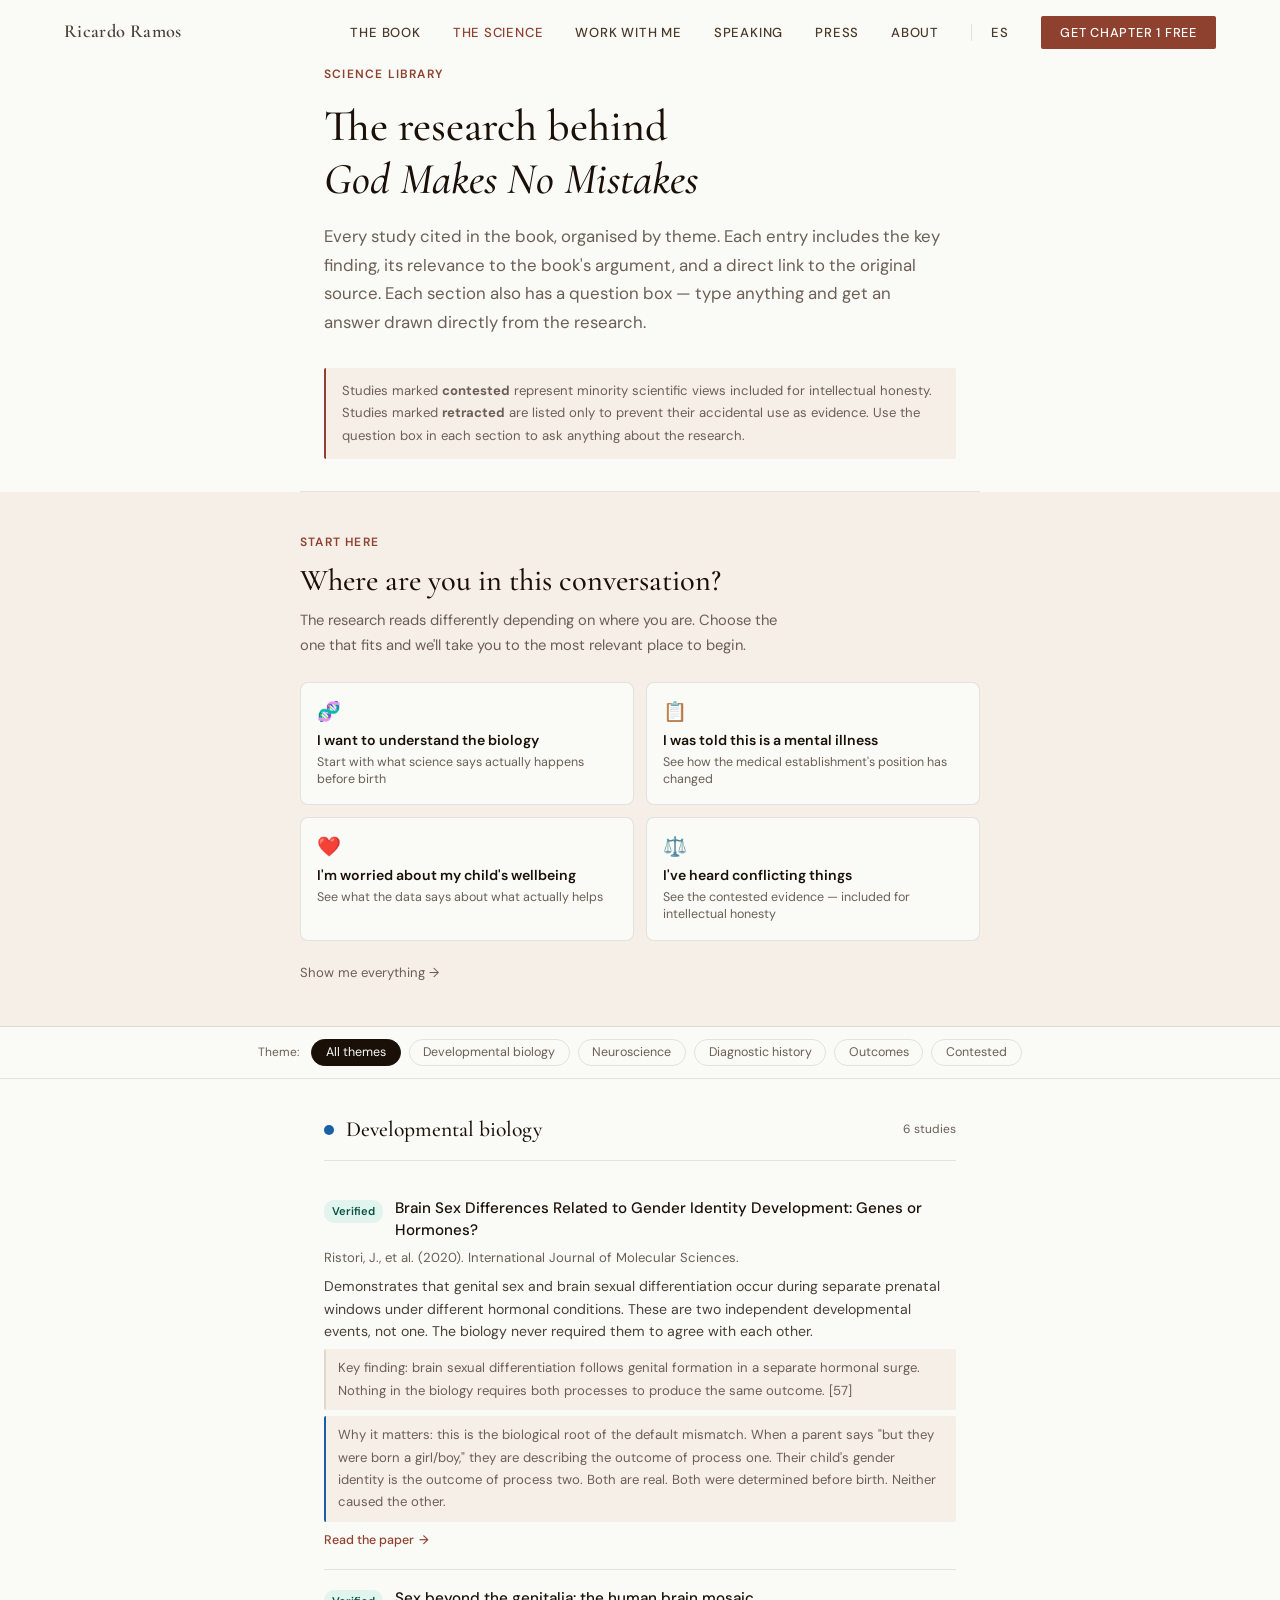
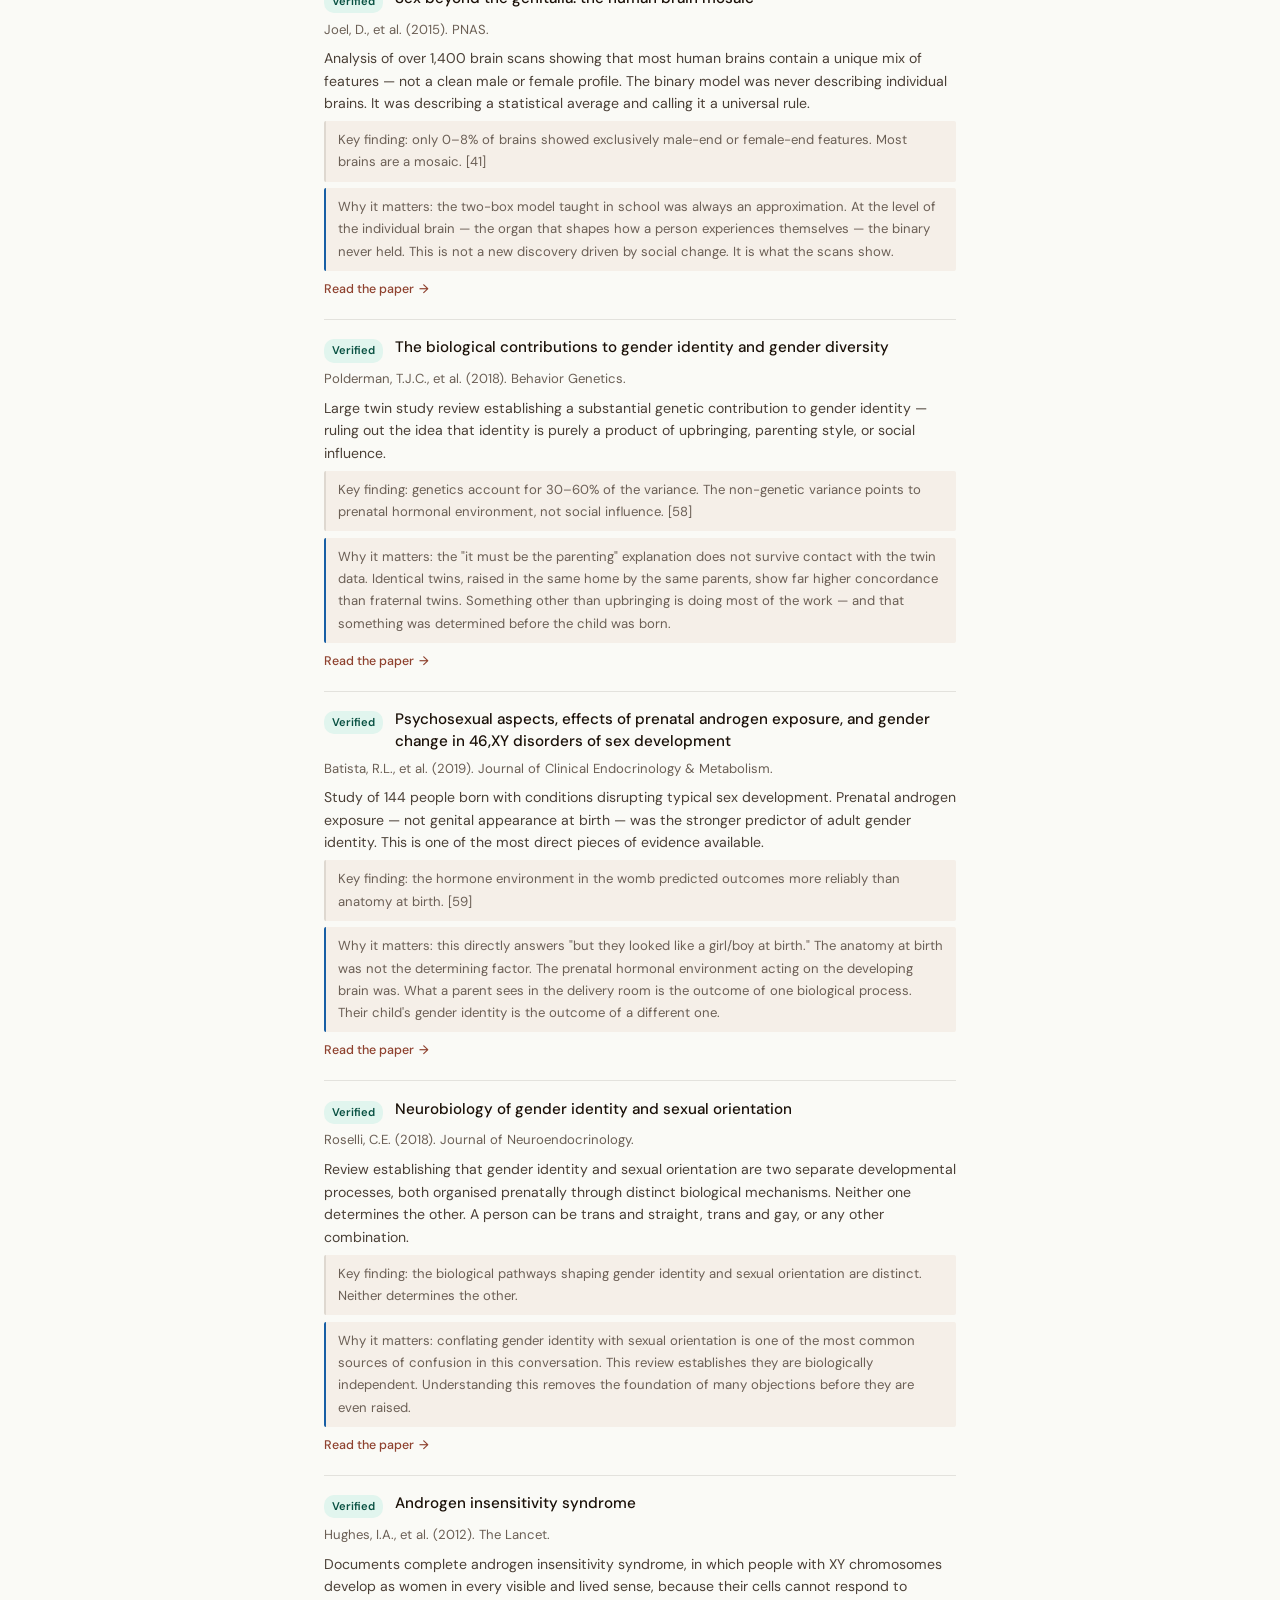
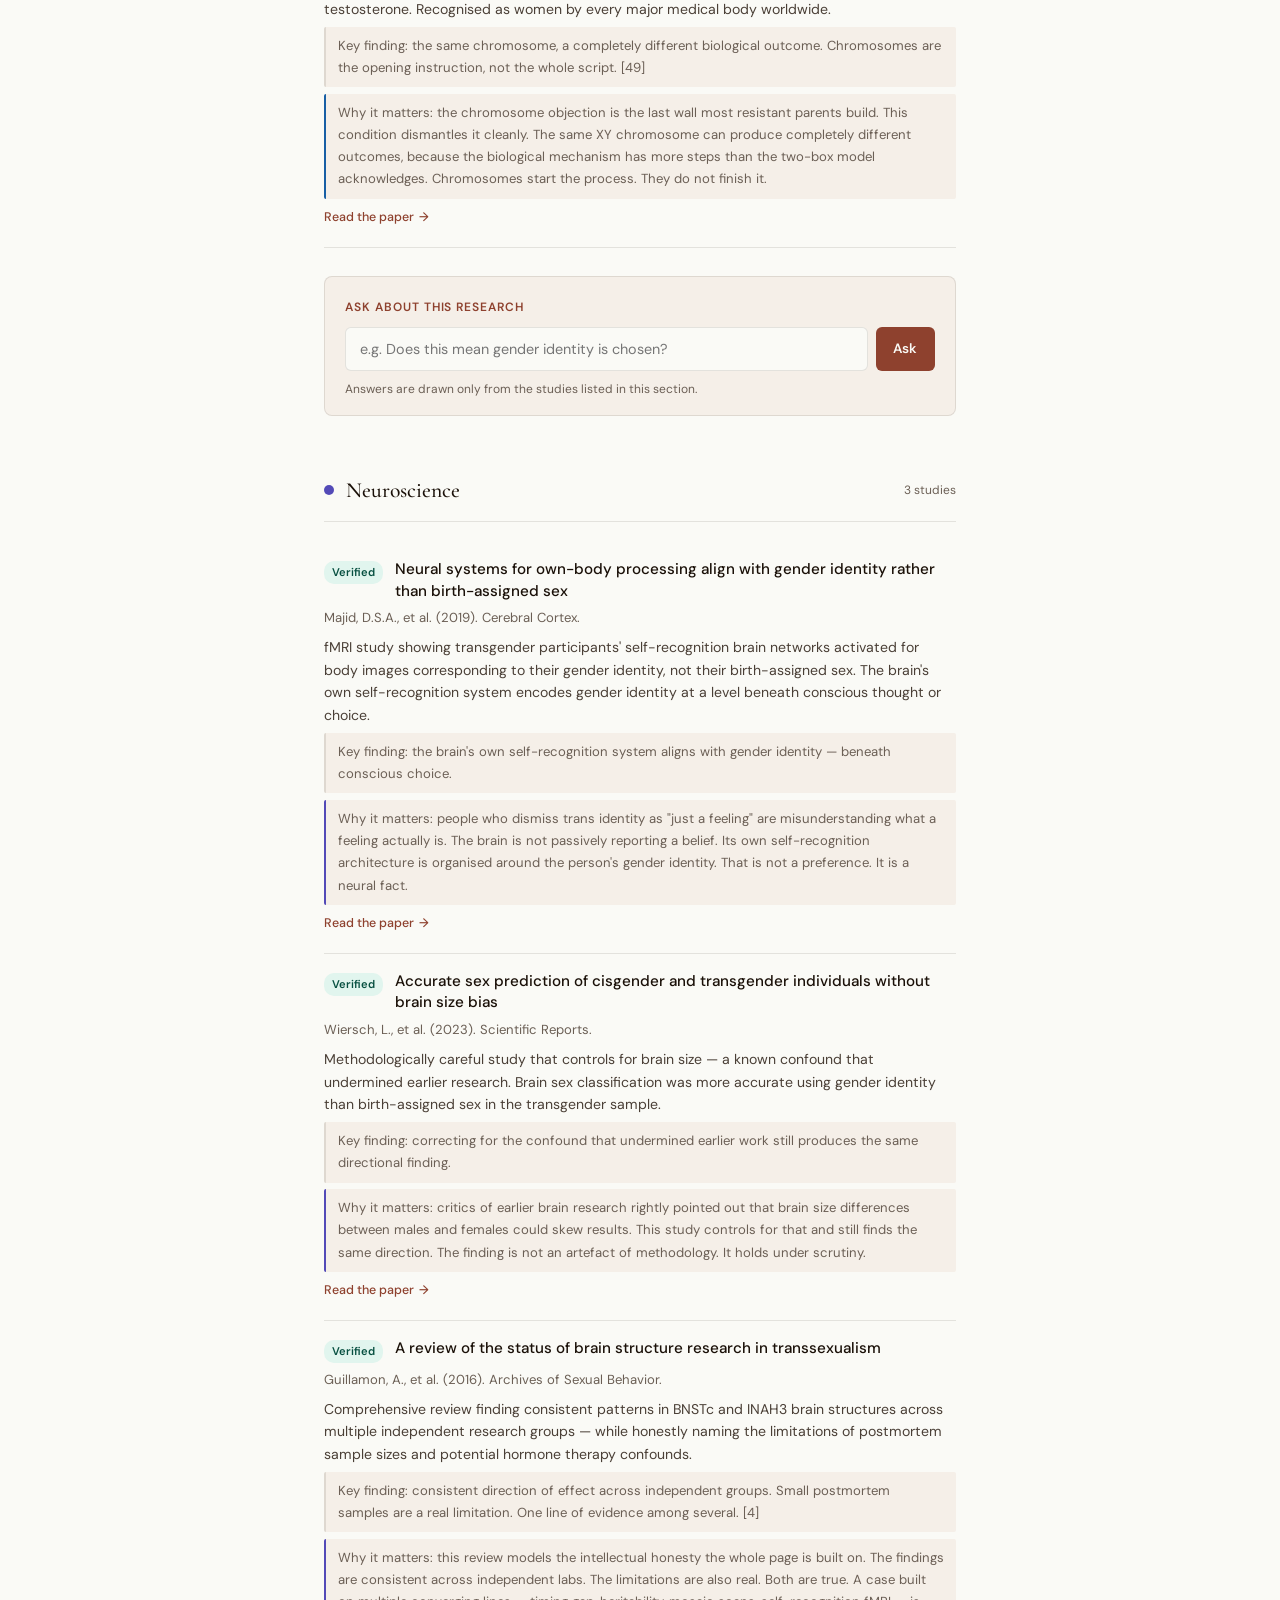
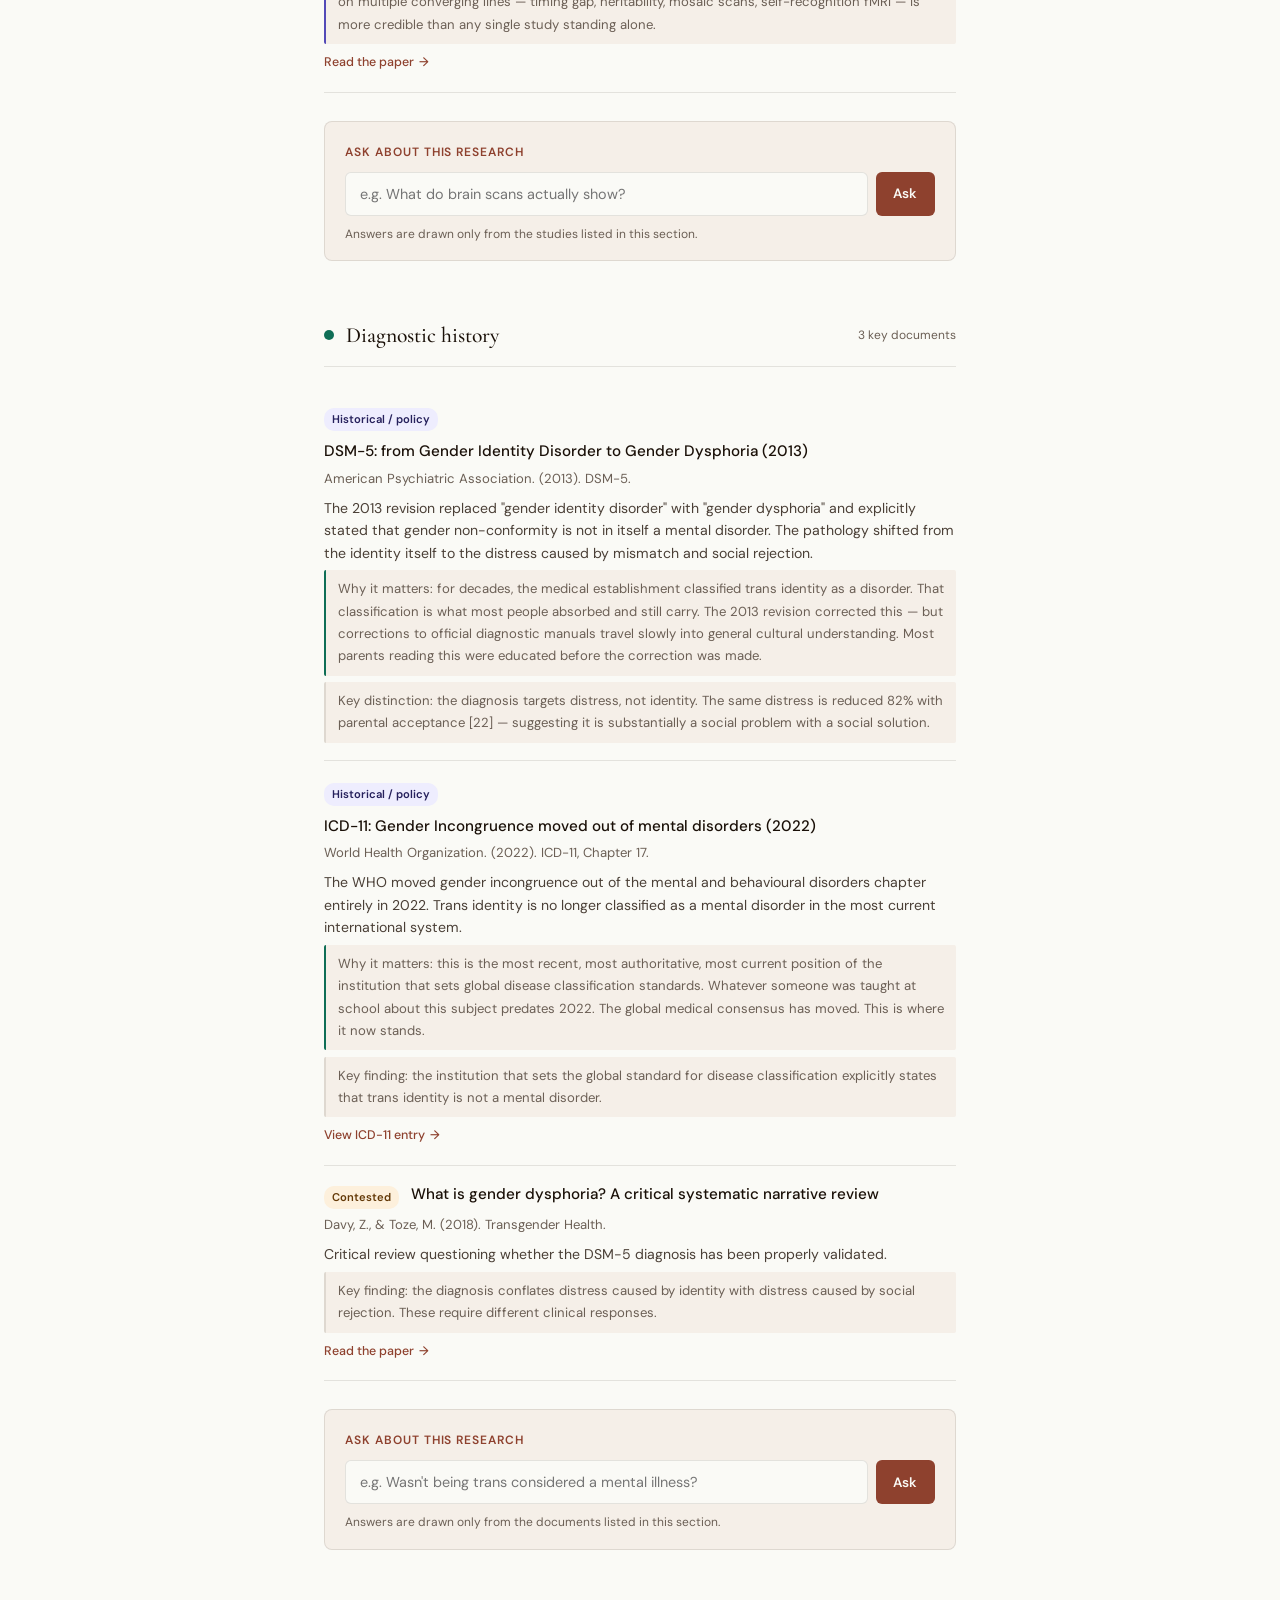
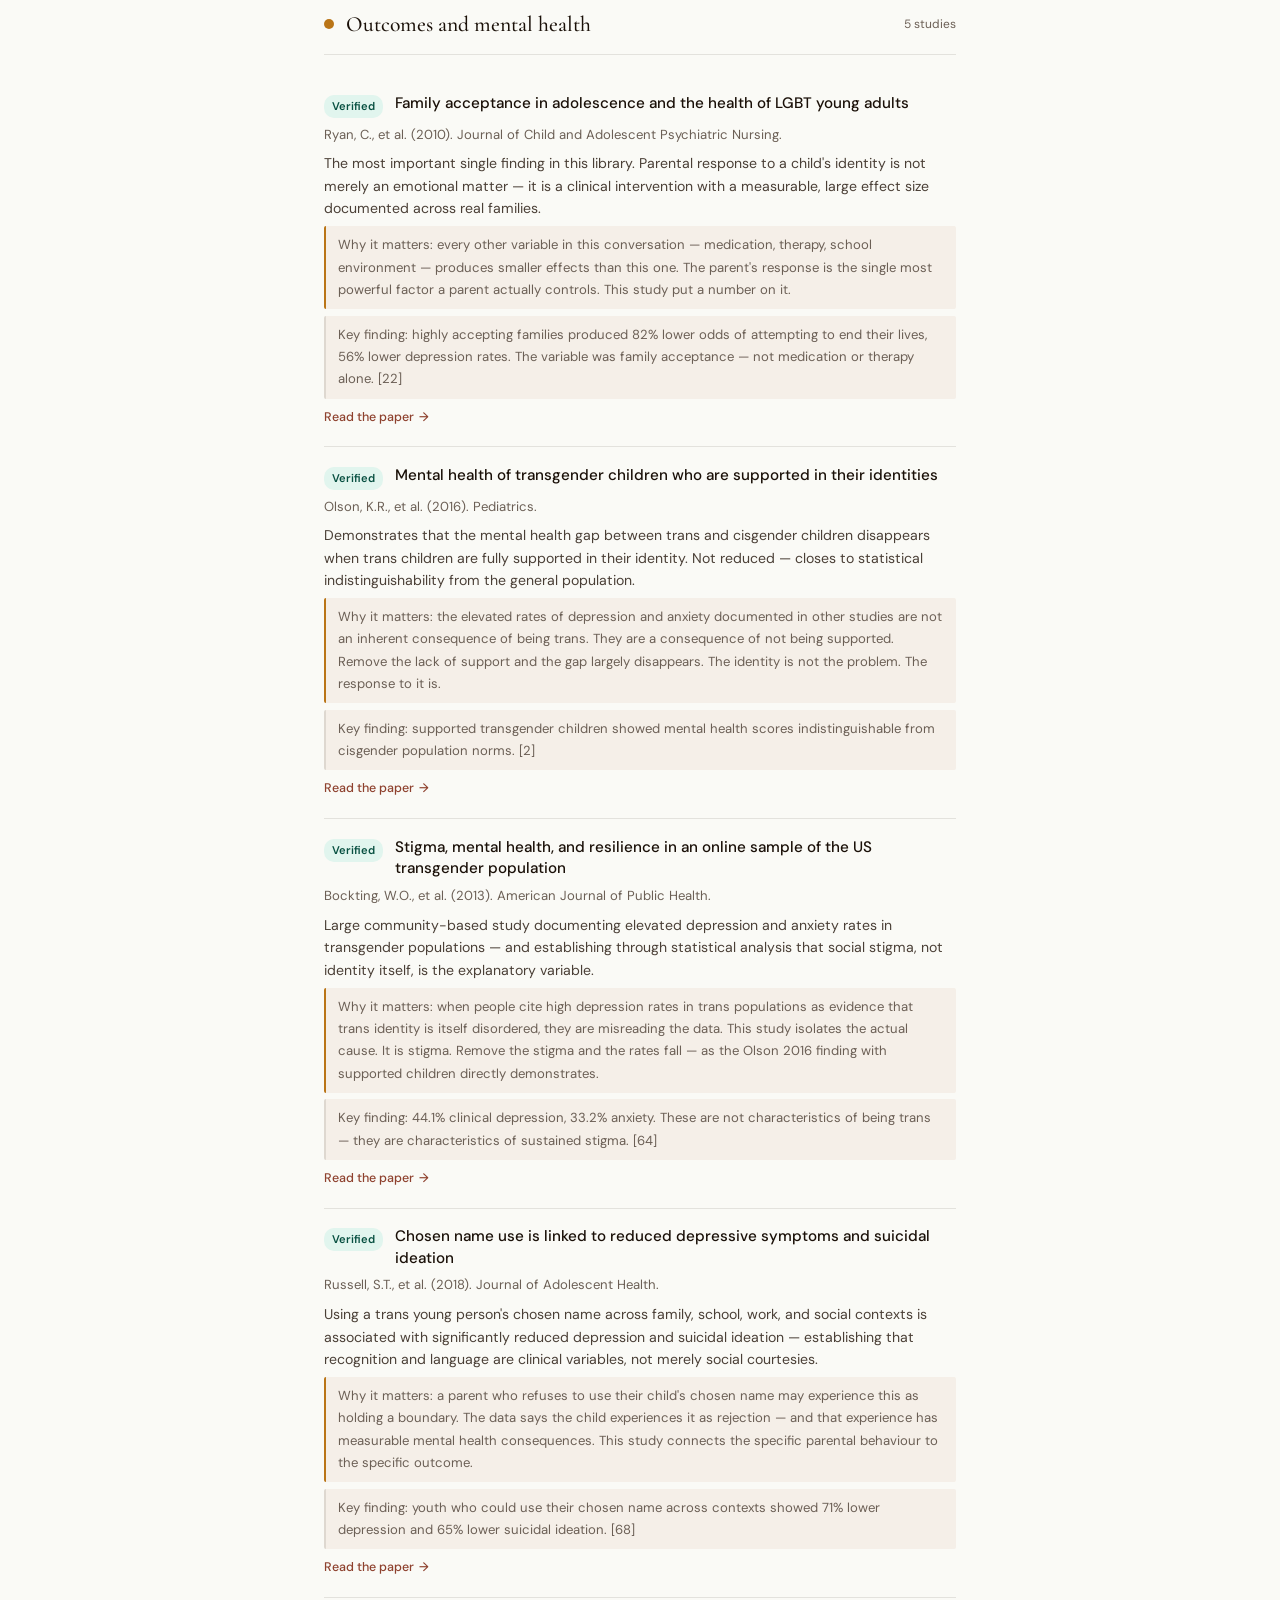
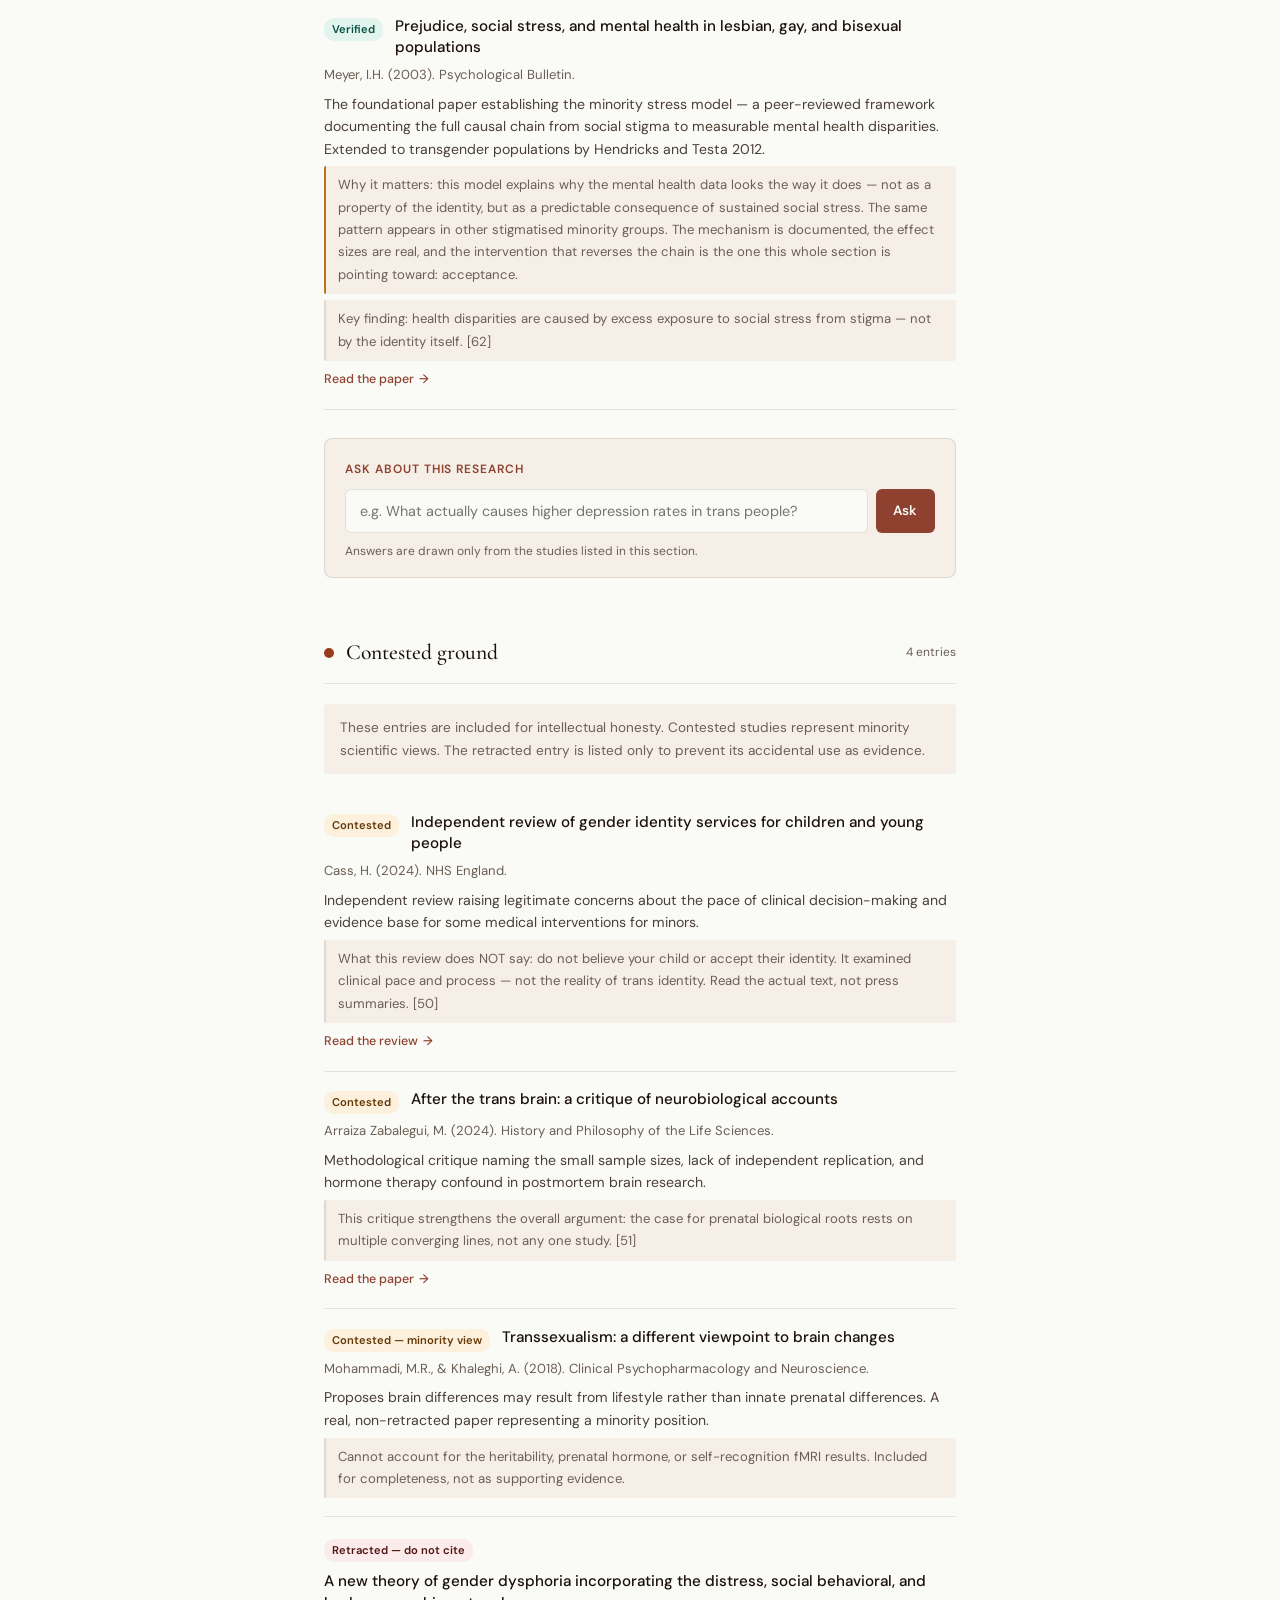
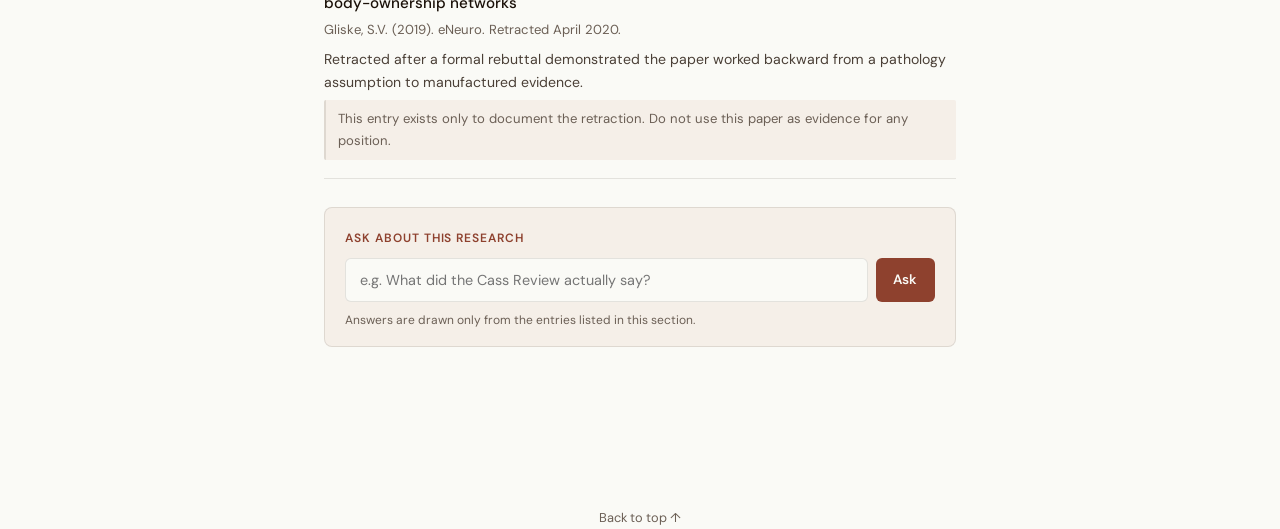
<file: the-science.html>
<!DOCTYPE html>
<html lang="en">
<head>
<meta charset="UTF-8">
<meta name="viewport" content="width=device-width, initial-scale=1.0">
<title>Resources — Ricardo Ramos</title>
<meta name="description" content="Peer-reviewed research on gender identity, developmental biology, and parental acceptance — organised by theme.">
<link rel="stylesheet" href="/css/styles.css" />
<link rel="icon" type="image/x-icon" href="/favicon.ico"/>
<link rel="preconnect" href="https://fonts.googleapis.com">
<link rel="preconnect" href="https://fonts.gstatic.com" crossorigin>
<link href="https://fonts.googleapis.com/css2?family=Cormorant+Garamond:ital,wght@0,400;0,500;0,600;1,400;1,500&family=DM+Sans:wght@400;500;600&display=swap" rel="stylesheet">
<style>
:root{--terra:#8E412E;--dark:#1A1008;--bg:#FAFAF6;--cream:#F5EFE8;--ink:#4A3F36;--ink-soft:#6B5F55;--border:rgba(26,16,8,0.1);}
*{box-sizing:border-box;margin:0;padding:0;}
body{background:var(--bg);color:var(--ink);font-family:'DM Sans',sans-serif;font-size:16px;line-height:1.7;-webkit-font-smoothing:antialiased;}
a{color:var(--terra);text-decoration:none;}a:hover{text-decoration:underline;}
/* nav styles from shared stylesheet */
.hero{max-width:680px;margin:0 auto;padding:4rem 1.5rem 2rem;border-bottom:0.5px solid var(--border);}
.hero-eyebrow{font-size:0.75rem;font-weight:600;letter-spacing:0.1em;text-transform:uppercase;color:var(--terra);margin-bottom:1rem;}
.hero h1{font-family:'Cormorant Garamond',serif;font-size:clamp(2rem,5vw,2.75rem);font-weight:500;color:var(--dark);line-height:1.2;margin-bottom:1rem;}
.hero p{font-size:1.05rem;color:var(--ink-soft);max-width:52ch;margin-bottom:2rem;}
.hero-note{font-size:0.82rem;color:var(--ink-soft);background:var(--cream);border-left:2px solid var(--terra);padding:0.75rem 1rem;border-radius:2px;}
.filter-bar{position:sticky;top:57px;background:var(--bg);border-bottom:0.5px solid var(--border);z-index:90;padding:0.75rem 1.5rem;overflow-x:auto;-webkit-overflow-scrolling:touch;scrollbar-width:none;}
.filter-bar::-webkit-scrollbar{display:none;}
.filter-inner{display:flex;gap:0.5rem;min-width:max-content;max-width:680px;margin:0 auto;align-items:center;}
.filter-label{font-size:0.75rem;color:var(--ink-soft);margin-right:0.25rem;white-space:nowrap;}
.filter-btn{font-size:0.78rem;font-family:'DM Sans',sans-serif;padding:0.3rem 0.85rem;border-radius:20px;border:0.5px solid var(--border);background:transparent;color:var(--ink-soft);cursor:pointer;white-space:nowrap;transition:all .15s;}
.filter-btn:hover{border-color:var(--ink);color:var(--dark);}.filter-btn.active{background:var(--dark);color:var(--bg);border-color:var(--dark);}
main{max-width:680px;margin:0 auto;padding:2rem 1.5rem 5rem;}
.section{margin-bottom:3.5rem;}.section.hidden{display:none;}
.section-header{display:flex;align-items:center;gap:0.75rem;margin-bottom:1.25rem;padding-bottom:0.75rem;border-bottom:0.5px solid var(--border);}
.section-dot{width:10px;height:10px;border-radius:50%;flex-shrink:0;}
.section-title{font-family:'Cormorant Garamond',serif;font-size:1.35rem;font-weight:500;color:var(--dark);}
.section-count{margin-left:auto;font-size:0.75rem;color:var(--ink-soft);}
.study{padding:1.1rem 0;border-bottom:0.5px solid var(--border);}.study:last-of-type{border-bottom:none;}
.study-header{display:flex;align-items:flex-start;gap:0.75rem;margin-bottom:0.35rem;}
.study-badge{flex-shrink:0;font-size:0.7rem;font-weight:600;padding:2px 8px;border-radius:10px;margin-top:2px;}
.badge-verified{background:#E1F5EE;color:#085041;}.badge-contested{background:#FDF0DC;color:#633806;}
.badge-retracted{background:#FCEBEB;color:#501313;}.badge-historical{background:#EEEDFE;color:#26215C;}
.study-title{font-weight:500;font-size:0.95rem;color:var(--dark);line-height:1.4;}
.study-title a{color:var(--dark);}.study-title a:hover{color:var(--terra);}
.study-authors{font-size:0.82rem;color:var(--ink-soft);margin-bottom:0.4rem;}
.study-relevance{font-size:0.88rem;color:var(--ink);line-height:1.6;}
.study-finding{margin-top:0.4rem;font-size:0.82rem;color:var(--ink-soft);background:var(--cream);border-left:2px solid var(--border);padding:0.5rem 0.75rem;border-radius:2px;}
.study-link{display:inline-flex;align-items:center;gap:0.3rem;margin-top:0.5rem;font-size:0.78rem;color:var(--terra);font-weight:500;}
.study-link::after{content:'→';}.study-link:hover{text-decoration:underline;}
.qa-box{margin-top:1.75rem;background:var(--cream);border:0.5px solid var(--border);border-radius:8px;padding:1.25rem 1.25rem 1rem;}
.qa-label{font-size:0.75rem;font-weight:600;letter-spacing:0.08em;text-transform:uppercase;color:var(--terra);margin-bottom:0.6rem;}
.qa-input-row{display:flex;gap:0.5rem;}
.qa-input{flex:1;font-family:'DM Sans',sans-serif;font-size:0.9rem;padding:0.65rem 0.9rem;border:0.5px solid var(--border);border-radius:6px;background:var(--bg);color:var(--dark);min-width:0;}
.qa-input:focus{outline:2px solid var(--terra);outline-offset:1px;}
.qa-btn{font-family:'DM Sans',sans-serif;font-size:0.85rem;font-weight:600;padding:0.65rem 1.1rem;background:var(--terra);color:var(--bg);border:none;border-radius:6px;cursor:pointer;white-space:nowrap;transition:background .15s;min-width:44px;min-height:44px;}
.qa-btn:hover{background:#743525;}.qa-btn:disabled{background:#C4A99E;cursor:not-allowed;}
.qa-answer{margin-top:0.9rem;font-size:0.88rem;line-height:1.7;color:var(--ink);display:none;}
.qa-answer.visible{display:block;}
.qa-answer-inner{background:var(--bg);border:0.5px solid var(--border);border-radius:6px;padding:0.85rem 1rem;}
.qa-error{color:#993C1D;font-size:0.82rem;margin-top:0.5rem;display:none;}.qa-error.visible{display:block;}
.qa-hint{font-size:0.75rem;color:var(--ink-soft);margin-top:0.5rem;}

.start-here{background:var(--cream);border-bottom:0.5px solid var(--border);padding:2.5rem 1.5rem;}
.start-here-inner{max-width:680px;margin:0 auto;}
.start-here-eyebrow{font-size:0.75rem;font-weight:600;letter-spacing:0.1em;text-transform:uppercase;color:var(--terra);margin-bottom:0.6rem;}
.start-here-title{font-family:'Cormorant Garamond',serif;font-size:clamp(1.4rem,3.5vw,1.9rem);font-weight:500;color:var(--dark);margin-bottom:0.5rem;line-height:1.25;}
.start-here-sub{font-size:0.92rem;color:var(--ink-soft);margin-bottom:1.5rem;max-width:50ch;}
.start-here-cards{display:grid;grid-template-columns:repeat(2,1fr);gap:0.75rem;margin-bottom:1.1rem;}
.sh-card{display:flex;flex-direction:column;align-items:flex-start;gap:0.25rem;padding:1rem;background:var(--bg);border:0.5px solid var(--border);border-radius:8px;cursor:pointer;text-align:left;transition:border-color .15s,box-shadow .15s;font-family:'DM Sans',sans-serif;}
.sh-card:hover{border-color:var(--terra);box-shadow:0 2px 8px rgba(142,65,46,0.08);}
.sh-card-icon{font-size:1.2rem;margin-bottom:0.15rem;}
.sh-card-label{font-size:0.88rem;font-weight:600;color:var(--dark);line-height:1.35;}
.sh-card-desc{font-size:0.78rem;color:var(--ink-soft);line-height:1.4;}
.sh-skip{background:none;border:none;font-family:'DM Sans',sans-serif;font-size:0.82rem;color:var(--ink-soft);cursor:pointer;padding:0;}
.sh-skip:hover{color:var(--terra);}
@media(max-width:600px){.start-here-cards{grid-template-columns:1fr;}}
.back-top{display:block;text-align:center;font-size:0.8rem;color:var(--ink-soft);padding:1.5rem 0 0;cursor:pointer;}
.back-top:hover{color:var(--terra);}
@media(max-width:600px){nav{padding:1rem 1.25rem;}.nav-links{gap:1rem;font-size:0.8rem;}.hero{padding:2.5rem 1.25rem 1.5rem;}main{padding:1.5rem 1.25rem 4rem;}.qa-input-row{flex-direction:column;}.qa-btn{width:100%;}}
</style>
</head>
<body>
<nav class="nav" id="main-nav">
    <a href="/" class="nav-logo">Ricardo Ramos</a>
    <ul class="nav-links">
      <li><a href="/book.html">The Book</a></li>
      <li><a href="/the-science" class="active">The Science</a></li>
      <li><a href="/work-with-me.html">Work With Me</a></li>
      <li><a href="/speaking.html">Speaking</a></li>
      <li><a href="/press.html">Press</a></li>
      <li><a href="/about.html">About</a></li>
      <li><a href="https://es.ricardoramosauthor.com" class="nav-lang">ES</a></li>
      <li><a href="/book.html#chapter1" class="nav-cta">Get Chapter 1 Free</a></li>
    </ul>
    <button class="nav-hamburger" id="hamburger" aria-label="Open menu" aria-expanded="false">
      <span></span><span></span><span></span>
    </button>
  </nav>
  <div class="nav-mobile" id="mobile-nav">
    <a href="/book.html">The Book</a>
    <a href="/the-science">The Science</a>
    <a href="/work-with-me.html">Work With Me</a>
    <a href="/speaking.html">Speaking</a>
    <a href="/press.html">Press</a>
    <a href="/about.html">About</a>
    <a href="/book.html#chapter1" class="mobile-cta">Get Chapter 1 Free</a>
    <a href="https://es.ricardoramosauthor.com" style="font-size:0.85rem;color:var(--ink-soft);letter-spacing:0.08em;text-transform:uppercase;">ES</a>
  </div>

<section class="hero">
  <div class="hero-eyebrow">Science library</div>
  <h1>The research behind<br><em>God Makes No Mistakes</em></h1>
  <p>Every study cited in the book, organised by theme. Each entry includes the key finding, its relevance to the book's argument, and a direct link to the original source. Each section also has a question box — type anything and get an answer drawn directly from the research.</p>
  <div class="hero-note">Studies marked <strong>contested</strong> represent minority scientific views included for intellectual honesty. Studies marked <strong>retracted</strong> are listed only to prevent their accidental use as evidence. Use the question box in each section to ask anything about the research.</div>
</section>

<section class="start-here">
  <div class="start-here-inner">
    <div class="start-here-eyebrow">Start here</div>
    <h2 class="start-here-title">Where are you in this conversation?</h2>
    <p class="start-here-sub">The research reads differently depending on where you are. Choose the one that fits and we'll take you to the most relevant place to begin.</p>
    <div class="start-here-cards">
      <button class="sh-card" onclick="startHere('bio')">
        <span class="sh-card-icon">🧬</span>
        <span class="sh-card-label">I want to understand the biology</span>
        <span class="sh-card-desc">Start with what science says actually happens before birth</span>
      </button>
      <button class="sh-card" onclick="startHere('diag')">
        <span class="sh-card-icon">📋</span>
        <span class="sh-card-label">I was told this is a mental illness</span>
        <span class="sh-card-desc">See how the medical establishment's position has changed</span>
      </button>
      <button class="sh-card" onclick="startHere('outcomes')">
        <span class="sh-card-icon">❤️</span>
        <span class="sh-card-label">I'm worried about my child's wellbeing</span>
        <span class="sh-card-desc">See what the data says about what actually helps</span>
      </button>
      <button class="sh-card" onclick="startHere('contested')">
        <span class="sh-card-icon">⚖️</span>
        <span class="sh-card-label">I've heard conflicting things</span>
        <span class="sh-card-desc">See the contested evidence — included for intellectual honesty</span>
      </button>
    </div>
    <button class="sh-skip" onclick="startHere('all')">Show me everything →</button>
  </div>
</section>

<div class="filter-bar">
  <div class="filter-inner">
    <span class="filter-label">Theme:</span>
    <button class="filter-btn active" onclick="filterTheme('all',this)">All themes</button>
    <button class="filter-btn" onclick="filterTheme('bio',this)">Developmental biology</button>
    <button class="filter-btn" onclick="filterTheme('neuro',this)">Neuroscience</button>
    <button class="filter-btn" onclick="filterTheme('diag',this)">Diagnostic history</button>
    <button class="filter-btn" onclick="filterTheme('outcomes',this)">Outcomes</button>
    <button class="filter-btn" onclick="filterTheme('contested',this)">Contested</button>
  </div>
</div>

<main>

<section class="section" data-theme="bio">
  <div class="section-header">
    <div class="section-dot" style="background:#185FA5"></div>
    <h2 class="section-title">Developmental biology</h2>
    <span class="section-count">6 studies</span>
  </div>
  <div class="study">
    <div class="study-header"><span class="study-badge badge-verified">Verified</span><span class="study-title"><a href="https://doi.org/10.3390/ijms21062123" target="_blank" rel="noopener">Brain Sex Differences Related to Gender Identity Development: Genes or Hormones?</a></span></div>
    <div class="study-authors">Ristori, J., et al. (2020). International Journal of Molecular Sciences.</div>
    <div class="study-relevance">Demonstrates that genital sex and brain sexual differentiation occur during separate prenatal windows under different hormonal conditions. These are two independent developmental events, not one. The biology never required them to agree with each other.</div>
    <div class="study-finding">Key finding: brain sexual differentiation follows genital formation in a separate hormonal surge. Nothing in the biology requires both processes to produce the same outcome. [57]</div>
    <div class="study-finding" style="border-left-color:#185FA5">Why it matters: this is the biological root of the default mismatch. When a parent says "but they were born a girl/boy," they are describing the outcome of process one. Their child's gender identity is the outcome of process two. Both are real. Both were determined before birth. Neither caused the other.</div>
    <a class="study-link" href="https://doi.org/10.3390/ijms21062123" target="_blank" rel="noopener">Read the paper</a>
  </div>
  <div class="study">
    <div class="study-header"><span class="study-badge badge-verified">Verified</span><span class="study-title"><a href="https://doi.org/10.1073/pnas.1509654112" target="_blank" rel="noopener">Sex beyond the genitalia: the human brain mosaic</a></span></div>
    <div class="study-authors">Joel, D., et al. (2015). PNAS.</div>
    <div class="study-relevance">Analysis of over 1,400 brain scans showing that most human brains contain a unique mix of features — not a clean male or female profile. The binary model was never describing individual brains. It was describing a statistical average and calling it a universal rule.</div>
    <div class="study-finding">Key finding: only 0–8% of brains showed exclusively male-end or female-end features. Most brains are a mosaic. [41]</div>
    <div class="study-finding" style="border-left-color:#185FA5">Why it matters: the two-box model taught in school was always an approximation. At the level of the individual brain — the organ that shapes how a person experiences themselves — the binary never held. This is not a new discovery driven by social change. It is what the scans show.</div>
    <a class="study-link" href="https://doi.org/10.1073/pnas.1509654112" target="_blank" rel="noopener">Read the paper</a>
  </div>
  <div class="study">
    <div class="study-header"><span class="study-badge badge-verified">Verified</span><span class="study-title"><a href="https://doi.org/10.1007/s10519-018-9889-z" target="_blank" rel="noopener">The biological contributions to gender identity and gender diversity</a></span></div>
    <div class="study-authors">Polderman, T.J.C., et al. (2018). Behavior Genetics.</div>
    <div class="study-relevance">Large twin study review establishing a substantial genetic contribution to gender identity — ruling out the idea that identity is purely a product of upbringing, parenting style, or social influence.</div>
    <div class="study-finding">Key finding: genetics account for 30–60% of the variance. The non-genetic variance points to prenatal hormonal environment, not social influence. [58]</div>
    <div class="study-finding" style="border-left-color:#185FA5">Why it matters: the "it must be the parenting" explanation does not survive contact with the twin data. Identical twins, raised in the same home by the same parents, show far higher concordance than fraternal twins. Something other than upbringing is doing most of the work — and that something was determined before the child was born.</div>
    <a class="study-link" href="https://doi.org/10.1007/s10519-018-9889-z" target="_blank" rel="noopener">Read the paper</a>
  </div>
  <div class="study">
    <div class="study-header"><span class="study-badge badge-verified">Verified</span><span class="study-title"><a href="https://doi.org/10.1210/jc.2018-01866" target="_blank" rel="noopener">Psychosexual aspects, effects of prenatal androgen exposure, and gender change in 46,XY disorders of sex development</a></span></div>
    <div class="study-authors">Batista, R.L., et al. (2019). Journal of Clinical Endocrinology & Metabolism.</div>
    <div class="study-relevance">Study of 144 people born with conditions disrupting typical sex development. Prenatal androgen exposure — not genital appearance at birth — was the stronger predictor of adult gender identity. This is one of the most direct pieces of evidence available.</div>
    <div class="study-finding">Key finding: the hormone environment in the womb predicted outcomes more reliably than anatomy at birth. [59]</div>
    <div class="study-finding" style="border-left-color:#185FA5">Why it matters: this directly answers "but they looked like a girl/boy at birth." The anatomy at birth was not the determining factor. The prenatal hormonal environment acting on the developing brain was. What a parent sees in the delivery room is the outcome of one biological process. Their child's gender identity is the outcome of a different one.</div>
    <a class="study-link" href="https://doi.org/10.1210/jc.2018-01866" target="_blank" rel="noopener">Read the paper</a>
  </div>
  <div class="study">
    <div class="study-header"><span class="study-badge badge-verified">Verified</span><span class="study-title"><a href="https://doi.org/10.1111/jne.12562" target="_blank" rel="noopener">Neurobiology of gender identity and sexual orientation</a></span></div>
    <div class="study-authors">Roselli, C.E. (2018). Journal of Neuroendocrinology.</div>
    <div class="study-relevance">Review establishing that gender identity and sexual orientation are two separate developmental processes, both organised prenatally through distinct biological mechanisms. Neither one determines the other. A person can be trans and straight, trans and gay, or any other combination.</div>
    <div class="study-finding">Key finding: the biological pathways shaping gender identity and sexual orientation are distinct. Neither determines the other.</div>
    <div class="study-finding" style="border-left-color:#185FA5">Why it matters: conflating gender identity with sexual orientation is one of the most common sources of confusion in this conversation. This review establishes they are biologically independent. Understanding this removes the foundation of many objections before they are even raised.</div>
    <a class="study-link" href="https://doi.org/10.1111/jne.12562" target="_blank" rel="noopener">Read the paper</a>
  </div>
  <div class="study">
    <div class="study-header"><span class="study-badge badge-verified">Verified</span><span class="study-title"><a href="https://doi.org/10.1016/S0140-6736(12)60071-3" target="_blank" rel="noopener">Androgen insensitivity syndrome</a></span></div>
    <div class="study-authors">Hughes, I.A., et al. (2012). The Lancet.</div>
    <div class="study-relevance">Documents complete androgen insensitivity syndrome, in which people with XY chromosomes develop as women in every visible and lived sense, because their cells cannot respond to testosterone. Recognised as women by every major medical body worldwide.</div>
    <div class="study-finding">Key finding: the same chromosome, a completely different biological outcome. Chromosomes are the opening instruction, not the whole script. [49]</div>
    <div class="study-finding" style="border-left-color:#185FA5">Why it matters: the chromosome objection is the last wall most resistant parents build. This condition dismantles it cleanly. The same XY chromosome can produce completely different outcomes, because the biological mechanism has more steps than the two-box model acknowledges. Chromosomes start the process. They do not finish it.</div>
    <a class="study-link" href="https://doi.org/10.1016/S0140-6736(12)60071-3" target="_blank" rel="noopener">Read the paper</a>
  </div>
  <div class="qa-box" data-section="Developmental biology" data-context="[57] Ristori et al. 2020: Genital sex forms in trimester one. Brain sexual differentiation follows later in a separate hormonal surge. Two independent events. [41] Joel et al. 2015: Over 1,400 brain scans show most brains are a mosaic. Only 0-8% sorted cleanly into one category. [58] Polderman et al. 2018: Genetics account for 30-60% of gender identity variance. Non-genetic variance points to prenatal hormones, not parenting. [59] Batista et al. 2019: In 144 people with sex development conditions, prenatal androgen exposure predicted adult identity better than genital appearance at birth. [49] Hughes et al. 2012: People with XY chromosomes who cannot respond to testosterone develop as women. Chromosomes are not the final word. Roselli 2018: Gender identity and sexual orientation are two separate developmental processes. Neither determines the other.">
    <div class="qa-label">Ask about this research</div>
    <div class="qa-input-row">
      <input class="qa-input" type="text" placeholder="e.g. Does this mean gender identity is chosen?" aria-label="Ask a question">
      <button class="qa-btn" onclick="askQuestion(this)">Ask</button>
    </div>
    <div class="qa-answer"><div class="qa-answer-inner"></div></div>
    <div class="qa-error"></div>
    <p class="qa-hint">Answers are drawn only from the studies listed in this section.</p>
  </div>
</section>

<section class="section" data-theme="neuro">
  <div class="section-header">
    <div class="section-dot" style="background:#534AB7"></div>
    <h2 class="section-title">Neuroscience</h2>
    <span class="section-count">3 studies</span>
  </div>
  <div class="study">
    <div class="study-header"><span class="study-badge badge-verified">Verified</span><span class="study-title"><a href="https://doi.org/10.1093/cercor/bhz282" target="_blank" rel="noopener">Neural systems for own-body processing align with gender identity rather than birth-assigned sex</a></span></div>
    <div class="study-authors">Majid, D.S.A., et al. (2019). Cerebral Cortex.</div>
    <div class="study-relevance">fMRI study showing transgender participants' self-recognition brain networks activated for body images corresponding to their gender identity, not their birth-assigned sex. The brain's own self-recognition system encodes gender identity at a level beneath conscious thought or choice.</div>
    <div class="study-finding">Key finding: the brain's own self-recognition system aligns with gender identity — beneath conscious choice.</div>
    <div class="study-finding" style="border-left-color:#534AB7">Why it matters: people who dismiss trans identity as "just a feeling" are misunderstanding what a feeling actually is. The brain is not passively reporting a belief. Its own self-recognition architecture is organised around the person's gender identity. That is not a preference. It is a neural fact.</div>
    <a class="study-link" href="https://doi.org/10.1093/cercor/bhz282" target="_blank" rel="noopener">Read the paper</a>
  </div>
  <div class="study">
    <div class="study-header"><span class="study-badge badge-verified">Verified</span><span class="study-title"><a href="https://doi.org/10.1038/s41598-023-37508-z" target="_blank" rel="noopener">Accurate sex prediction of cisgender and transgender individuals without brain size bias</a></span></div>
    <div class="study-authors">Wiersch, L., et al. (2023). Scientific Reports.</div>
    <div class="study-relevance">Methodologically careful study that controls for brain size — a known confound that undermined earlier research. Brain sex classification was more accurate using gender identity than birth-assigned sex in the transgender sample.</div>
    <div class="study-finding">Key finding: correcting for the confound that undermined earlier work still produces the same directional finding.</div>
    <div class="study-finding" style="border-left-color:#534AB7">Why it matters: critics of earlier brain research rightly pointed out that brain size differences between males and females could skew results. This study controls for that and still finds the same direction. The finding is not an artefact of methodology. It holds under scrutiny.</div>
    <a class="study-link" href="https://doi.org/10.1038/s41598-023-37508-z" target="_blank" rel="noopener">Read the paper</a>
  </div>
  <div class="study">
    <div class="study-header"><span class="study-badge badge-verified">Verified</span><span class="study-title"><a href="https://doi.org/10.1007/s10508-016-0768-5" target="_blank" rel="noopener">A review of the status of brain structure research in transsexualism</a></span></div>
    <div class="study-authors">Guillamon, A., et al. (2016). Archives of Sexual Behavior.</div>
    <div class="study-relevance">Comprehensive review finding consistent patterns in BNSTc and INAH3 brain structures across multiple independent research groups — while honestly naming the limitations of postmortem sample sizes and potential hormone therapy confounds.</div>
    <div class="study-finding">Key finding: consistent direction of effect across independent groups. Small postmortem samples are a real limitation. One line of evidence among several. [4]</div>
    <div class="study-finding" style="border-left-color:#534AB7">Why it matters: this review models the intellectual honesty the whole page is built on. The findings are consistent across independent labs. The limitations are also real. Both are true. A case built on multiple converging lines — timing gap, heritability, mosaic scans, self-recognition fMRI — is more credible than any single study standing alone.</div>
    <a class="study-link" href="https://doi.org/10.1007/s10508-016-0768-5" target="_blank" rel="noopener">Read the paper</a>
  </div>
  <div class="qa-box" data-section="Neuroscience" data-context="Majid et al. 2019: fMRI showing transgender participants' self-recognition brain networks activated for images matching their gender identity, not birth-assigned sex. The brain's own sense of self aligns with experienced identity. Wiersch et al. 2023: Brain sex classification more accurate using gender identity than birth-assigned sex, even after controlling for brain size. [4] Guillamon et al. 2016: BNSTc and INAH3 brain structures show consistent patterns across independent groups. Important limitation: postmortem samples are small (fewer than 15 in original studies) and hormone therapy may independently change brain structure. These findings are one line of evidence among several.">
    <div class="qa-label">Ask about this research</div>
    <div class="qa-input-row">
      <input class="qa-input" type="text" placeholder="e.g. What do brain scans actually show?" aria-label="Ask a question">
      <button class="qa-btn" onclick="askQuestion(this)">Ask</button>
    </div>
    <div class="qa-answer"><div class="qa-answer-inner"></div></div>
    <div class="qa-error"></div>
    <p class="qa-hint">Answers are drawn only from the studies listed in this section.</p>
  </div>
</section>

<section class="section" data-theme="diag">
  <div class="section-header">
    <div class="section-dot" style="background:#0F6E56"></div>
    <h2 class="section-title">Diagnostic history</h2>
    <span class="section-count">3 key documents</span>
  </div>
  <div class="study">
    <span class="study-badge badge-historical" style="display:inline-block;margin-bottom:0.6rem">Historical / policy</span>
    <div class="study-title" style="margin-bottom:0.35rem">DSM-5: from Gender Identity Disorder to Gender Dysphoria (2013)</div>
    <div class="study-authors">American Psychiatric Association. (2013). DSM-5.</div>
    <div class="study-relevance">The 2013 revision replaced "gender identity disorder" with "gender dysphoria" and explicitly stated that gender non-conformity is not in itself a mental disorder. The pathology shifted from the identity itself to the distress caused by mismatch and social rejection.</div>
    <div class="study-finding" style="border-left-color:#0F6E56">Why it matters: for decades, the medical establishment classified trans identity as a disorder. That classification is what most people absorbed and still carry. The 2013 revision corrected this — but corrections to official diagnostic manuals travel slowly into general cultural understanding. Most parents reading this were educated before the correction was made.</div>
    <div class="study-finding">Key distinction: the diagnosis targets distress, not identity. The same distress is reduced 82% with parental acceptance [22] — suggesting it is substantially a social problem with a social solution.</div>
  </div>
  <div class="study">
    <span class="study-badge badge-historical" style="display:inline-block;margin-bottom:0.6rem">Historical / policy</span>
    <div class="study-title" style="margin-bottom:0.35rem">ICD-11: Gender Incongruence moved out of mental disorders (2022)</div>
    <div class="study-authors">World Health Organization. (2022). ICD-11, Chapter 17.</div>
    <div class="study-relevance">The WHO moved gender incongruence out of the mental and behavioural disorders chapter entirely in 2022. Trans identity is no longer classified as a mental disorder in the most current international system.</div>
    <div class="study-finding" style="border-left-color:#0F6E56">Why it matters: this is the most recent, most authoritative, most current position of the institution that sets global disease classification standards. Whatever someone was taught at school about this subject predates 2022. The global medical consensus has moved. This is where it now stands.</div>
    <div class="study-finding">Key finding: the institution that sets the global standard for disease classification explicitly states that trans identity is not a mental disorder.</div>
    <a class="study-link" href="https://icd.who.int/browse11/l-m/en#/http://id.who.int/icd/entity/411470068" target="_blank" rel="noopener">View ICD-11 entry</a>
  </div>
  <div class="study">
    <div class="study-header"><span class="study-badge badge-contested">Contested</span><span class="study-title"><a href="https://doi.org/10.1089/trgh.2018.0014" target="_blank" rel="noopener">What is gender dysphoria? A critical systematic narrative review</a></span></div>
    <div class="study-authors">Davy, Z., & Toze, M. (2018). Transgender Health.</div>
    <div class="study-relevance">Critical review questioning whether the DSM-5 diagnosis has been properly validated.</div>
    <div class="study-finding">Key finding: the diagnosis conflates distress caused by identity with distress caused by social rejection. These require different clinical responses.</div>
    <a class="study-link" href="https://doi.org/10.1089/trgh.2018.0014" target="_blank" rel="noopener">Read the paper</a>
  </div>
  <div class="qa-box" data-section="Diagnostic history" data-context="DSM-5 (2013): Replaced 'gender identity disorder' with 'gender dysphoria.' Explicitly states gender non-conformity is not a mental disorder. The diagnosis targets clinically significant distress, not the identity. ICD-11 (2022): WHO moved gender incongruence out of mental disorders entirely, into conditions related to sexual health. Trans identity is not a mental disorder. History: Homosexuality was classified as a mental disorder in DSM-I (1952) and removed in 1973. Gender identity disorder was introduced in DSM-III (1980). Every revision has moved away from pathology toward natural variation. Davy & Toze 2018 (contested): Questions whether distress from identity and distress from social rejection are being properly distinguished in the diagnosis.">
    <div class="qa-label">Ask about this research</div>
    <div class="qa-input-row">
      <input class="qa-input" type="text" placeholder="e.g. Wasn't being trans considered a mental illness?" aria-label="Ask a question">
      <button class="qa-btn" onclick="askQuestion(this)">Ask</button>
    </div>
    <div class="qa-answer"><div class="qa-answer-inner"></div></div>
    <div class="qa-error"></div>
    <p class="qa-hint">Answers are drawn only from the documents listed in this section.</p>
  </div>
</section>

<section class="section" data-theme="outcomes">
  <div class="section-header">
    <div class="section-dot" style="background:#BA7517"></div>
    <h2 class="section-title">Outcomes and mental health</h2>
    <span class="section-count">5 studies</span>
  </div>
  <div class="study">
    <div class="study-header"><span class="study-badge badge-verified">Verified</span><span class="study-title"><a href="https://doi.org/10.1111/j.1744-6171.2010.00246.x" target="_blank" rel="noopener">Family acceptance in adolescence and the health of LGBT young adults</a></span></div>
    <div class="study-authors">Ryan, C., et al. (2010). Journal of Child and Adolescent Psychiatric Nursing.</div>
    <div class="study-relevance">The most important single finding in this library. Parental response to a child's identity is not merely an emotional matter — it is a clinical intervention with a measurable, large effect size documented across real families.</div>
    <div class="study-finding" style="border-left-color:#BA7517">Why it matters: every other variable in this conversation — medication, therapy, school environment — produces smaller effects than this one. The parent's response is the single most powerful factor a parent actually controls. This study put a number on it.</div>
    <div class="study-finding">Key finding: highly accepting families produced 82% lower odds of attempting to end their lives, 56% lower depression rates. The variable was family acceptance — not medication or therapy alone. [22]</div>
    <a class="study-link" href="https://doi.org/10.1111/j.1744-6171.2010.00246.x" target="_blank" rel="noopener">Read the paper</a>
  </div>
  <div class="study">
    <div class="study-header"><span class="study-badge badge-verified">Verified</span><span class="study-title"><a href="https://doi.org/10.1542/peds.2015-3223" target="_blank" rel="noopener">Mental health of transgender children who are supported in their identities</a></span></div>
    <div class="study-authors">Olson, K.R., et al. (2016). Pediatrics.</div>
    <div class="study-relevance">Demonstrates that the mental health gap between trans and cisgender children disappears when trans children are fully supported in their identity. Not reduced — closes to statistical indistinguishability from the general population.</div>
    <div class="study-finding" style="border-left-color:#BA7517">Why it matters: the elevated rates of depression and anxiety documented in other studies are not an inherent consequence of being trans. They are a consequence of not being supported. Remove the lack of support and the gap largely disappears. The identity is not the problem. The response to it is.</div>
    <div class="study-finding">Key finding: supported transgender children showed mental health scores indistinguishable from cisgender population norms. [2]</div>
    <a class="study-link" href="https://doi.org/10.1542/peds.2015-3223" target="_blank" rel="noopener">Read the paper</a>
  </div>
  <div class="study">
    <div class="study-header"><span class="study-badge badge-verified">Verified</span><span class="study-title"><a href="https://doi.org/10.2105/AJPH.2013.301241" target="_blank" rel="noopener">Stigma, mental health, and resilience in an online sample of the US transgender population</a></span></div>
    <div class="study-authors">Bockting, W.O., et al. (2013). American Journal of Public Health.</div>
    <div class="study-relevance">Large community-based study documenting elevated depression and anxiety rates in transgender populations — and establishing through statistical analysis that social stigma, not identity itself, is the explanatory variable.</div>
    <div class="study-finding" style="border-left-color:#BA7517">Why it matters: when people cite high depression rates in trans populations as evidence that trans identity is itself disordered, they are misreading the data. This study isolates the actual cause. It is stigma. Remove the stigma and the rates fall — as the Olson 2016 finding with supported children directly demonstrates.</div>
    <div class="study-finding">Key finding: 44.1% clinical depression, 33.2% anxiety. These are not characteristics of being trans — they are characteristics of sustained stigma. [64]</div>
    <a class="study-link" href="https://doi.org/10.2105/AJPH.2013.301241" target="_blank" rel="noopener">Read the paper</a>
  </div>
  <div class="study">
    <div class="study-header"><span class="study-badge badge-verified">Verified</span><span class="study-title"><a href="https://doi.org/10.1016/j.jadohealth.2018.02.003" target="_blank" rel="noopener">Chosen name use is linked to reduced depressive symptoms and suicidal ideation</a></span></div>
    <div class="study-authors">Russell, S.T., et al. (2018). Journal of Adolescent Health.</div>
    <div class="study-relevance">Using a trans young person's chosen name across family, school, work, and social contexts is associated with significantly reduced depression and suicidal ideation — establishing that recognition and language are clinical variables, not merely social courtesies.</div>
    <div class="study-finding" style="border-left-color:#BA7517">Why it matters: a parent who refuses to use their child's chosen name may experience this as holding a boundary. The data says the child experiences it as rejection — and that experience has measurable mental health consequences. This study connects the specific parental behaviour to the specific outcome.</div>
    <div class="study-finding">Key finding: youth who could use their chosen name across contexts showed 71% lower depression and 65% lower suicidal ideation. [68]</div>
    <a class="study-link" href="https://doi.org/10.1016/j.jadohealth.2018.02.003" target="_blank" rel="noopener">Read the paper</a>
  </div>
  <div class="study">
    <div class="study-header"><span class="study-badge badge-verified">Verified</span><span class="study-title"><a href="https://doi.org/10.1037/0033-2909.129.5.674" target="_blank" rel="noopener">Prejudice, social stress, and mental health in lesbian, gay, and bisexual populations</a></span></div>
    <div class="study-authors">Meyer, I.H. (2003). Psychological Bulletin.</div>
    <div class="study-relevance">The foundational paper establishing the minority stress model — a peer-reviewed framework documenting the full causal chain from social stigma to measurable mental health disparities. Extended to transgender populations by Hendricks and Testa 2012.</div>
    <div class="study-finding" style="border-left-color:#BA7517">Why it matters: this model explains why the mental health data looks the way it does — not as a property of the identity, but as a predictable consequence of sustained social stress. The same pattern appears in other stigmatised minority groups. The mechanism is documented, the effect sizes are real, and the intervention that reverses the chain is the one this whole section is pointing toward: acceptance.</div>
    <div class="study-finding">Key finding: health disparities are caused by excess exposure to social stress from stigma — not by the identity itself. [62]</div>
    <a class="study-link" href="https://doi.org/10.1037/0033-2909.129.5.674" target="_blank" rel="noopener">Read the paper</a>
  </div>
  <div class="qa-box" data-section="Outcomes and mental health" data-context="[22] Ryan et al. 2010: Highly accepting families produced 82% lower odds of a young person attempting to end their life and 56% lower depression. The variable was family acceptance, not medication or therapy alone. [2] Olson et al. 2016: Supported transgender children showed mental health scores indistinguishable from cisgender population norms. Support removed the gap. [64] Bockting et al. 2013: 44.1% depression, 33.2% anxiety in transgender community sample. Social stigma positively associated with distress. These rates reflect stigma, not identity. [68] Russell et al. 2018: Using a trans young person's chosen name across contexts linked to 71% lower depression and 65% lower suicidal ideation. [62] Meyer 2003: Minority stress model — stigma leads to discrimination and rejection, then to expectations of rejection and identity concealment, then to mental health outcomes. The distress is caused by the social response, not the identity.">
    <div class="qa-label">Ask about this research</div>
    <div class="qa-input-row">
      <input class="qa-input" type="text" placeholder="e.g. What actually causes higher depression rates in trans people?" aria-label="Ask a question">
      <button class="qa-btn" onclick="askQuestion(this)">Ask</button>
    </div>
    <div class="qa-answer"><div class="qa-answer-inner"></div></div>
    <div class="qa-error"></div>
    <p class="qa-hint">Answers are drawn only from the studies listed in this section.</p>
  </div>
</section>

<section class="section" data-theme="contested">
  <div class="section-header">
    <div class="section-dot" style="background:#993C1D"></div>
    <h2 class="section-title">Contested ground</h2>
    <span class="section-count">4 entries</span>
  </div>
  <p style="font-size:0.85rem;color:var(--ink-soft);margin-bottom:1.25rem;padding:0.75rem 1rem;background:var(--cream);border-radius:4px;">These entries are included for intellectual honesty. Contested studies represent minority scientific views. The retracted entry is listed only to prevent its accidental use as evidence.</p>
  <div class="study">
    <div class="study-header"><span class="study-badge badge-contested">Contested</span><span class="study-title"><a href="https://www.cass.independent-review.uk/home/publications/final-report/" target="_blank" rel="noopener">Independent review of gender identity services for children and young people</a></span></div>
    <div class="study-authors">Cass, H. (2024). NHS England.</div>
    <div class="study-relevance">Independent review raising legitimate concerns about the pace of clinical decision-making and evidence base for some medical interventions for minors.</div>
    <div class="study-finding">What this review does NOT say: do not believe your child or accept their identity. It examined clinical pace and process — not the reality of trans identity. Read the actual text, not press summaries. [50]</div>
    <a class="study-link" href="https://www.cass.independent-review.uk/home/publications/final-report/" target="_blank" rel="noopener">Read the review</a>
  </div>
  <div class="study">
    <div class="study-header"><span class="study-badge badge-contested">Contested</span><span class="study-title"><a href="https://doi.org/10.1007/s40656-023-00602-6" target="_blank" rel="noopener">After the trans brain: a critique of neurobiological accounts</a></span></div>
    <div class="study-authors">Arraiza Zabalegui, M. (2024). History and Philosophy of the Life Sciences.</div>
    <div class="study-relevance">Methodological critique naming the small sample sizes, lack of independent replication, and hormone therapy confound in postmortem brain research.</div>
    <div class="study-finding">This critique strengthens the overall argument: the case for prenatal biological roots rests on multiple converging lines, not any one study. [51]</div>
    <a class="study-link" href="https://doi.org/10.1007/s40656-023-00602-6" target="_blank" rel="noopener">Read the paper</a>
  </div>
  <div class="study">
    <div class="study-header"><span class="study-badge badge-contested">Contested — minority view</span><span class="study-title">Transsexualism: a different viewpoint to brain changes</span></div>
    <div class="study-authors">Mohammadi, M.R., & Khaleghi, A. (2018). Clinical Psychopharmacology and Neuroscience.</div>
    <div class="study-relevance">Proposes brain differences may result from lifestyle rather than innate prenatal differences. A real, non-retracted paper representing a minority position.</div>
    <div class="study-finding">Cannot account for the heritability, prenatal hormone, or self-recognition fMRI results. Included for completeness, not as supporting evidence.</div>
  </div>
  <div class="study">
    <span class="study-badge badge-retracted" style="display:inline-block;margin-bottom:0.6rem">Retracted — do not cite</span>
    <div class="study-title" style="margin-bottom:0.35rem">A new theory of gender dysphoria incorporating the distress, social behavioral, and body-ownership networks</div>
    <div class="study-authors">Gliske, S.V. (2019). eNeuro. Retracted April 2020.</div>
    <div class="study-relevance">Retracted after a formal rebuttal demonstrated the paper worked backward from a pathology assumption to manufactured evidence.</div>
    <div class="study-finding">This entry exists only to document the retraction. Do not use this paper as evidence for any position.</div>
  </div>
  <div class="qa-box" data-section="Contested ground" data-context="[50] Cass Review 2024: Independent NHS review raising concerns about clinical pace and evidence base for medical interventions in minors. Does NOT say trans identity is not real or that parents should reject their children. Focuses on process, not identity. [51] Arraiza Zabalegui 2024: Methodological critique of postmortem brain studies. Identifies small sample sizes, lack of independent replication, hormone therapy confound. Does not disprove prenatal biological roots. Mohammadi 2018 (minority view): Proposes brain differences may result from lifestyle rather than innate biology. Cannot account for heritability or prenatal hormone findings. Non-retracted but minority position. Gliske 2019 (retracted): Proposed gender dysphoria as a sensory pathology. Retracted April 2020 because it worked backward from a pathology assumption. Do not cite under any circumstances.">
    <div class="qa-label">Ask about this research</div>
    <div class="qa-input-row">
      <input class="qa-input" type="text" placeholder="e.g. What did the Cass Review actually say?" aria-label="Ask a question">
      <button class="qa-btn" onclick="askQuestion(this)">Ask</button>
    </div>
    <div class="qa-answer"><div class="qa-answer-inner"></div></div>
    <div class="qa-error"></div>
    <p class="qa-hint">Answers are drawn only from the entries listed in this section.</p>
  </div>
</section>

</main>

<a class="back-top" onclick="window.scrollTo({top:0,behavior:'smooth'})">Back to top ↑</a>

<script>
function filterTheme(theme,btn){
  document.querySelectorAll('.filter-btn').forEach(b=>b.classList.remove('active'));
  btn.classList.add('active');
  document.querySelectorAll('.section[data-theme]').forEach(s=>{
    s.classList.toggle('hidden',theme!=='all'&&s.dataset.theme!==theme);
  });
  window.scrollTo({top:0,behavior:'smooth'});
}

function startHere(theme){
  const startEl = document.querySelector('.start-here');
  if(startEl) startEl.style.display='none';
  document.querySelectorAll('.filter-btn').forEach(b=>b.classList.remove('active'));
  const btn = document.querySelector(`.filter-btn[onclick*="'${theme}'"]`);
  if(btn) btn.classList.add('active');
  else document.querySelector('.filter-btn').classList.add('active');
  document.querySelectorAll('.section[data-theme]').forEach(s=>{
    s.classList.toggle('hidden',theme!=='all'&&s.dataset.theme!==theme);
  });
  document.querySelector('.filter-bar').scrollIntoView({behavior:'smooth'});
}

async function askQuestion(btn){
  const box=btn.closest('.qa-box');
  const input=box.querySelector('.qa-input');
  const answerEl=box.querySelector('.qa-answer');
  const answerInner=box.querySelector('.qa-answer-inner');
  const errorEl=box.querySelector('.qa-error');
  const question=input.value.trim();
  if(!question)return;
  answerEl.classList.remove('visible');
  errorEl.classList.remove('visible');
  btn.disabled=true;
  btn.textContent='…';
  try{
    const res=await fetch('/ask',{
      method:'POST',
      headers:{'Content-Type':'application/json'},
      body:JSON.stringify({question,section:box.dataset.section})
    });
    const data=await res.json();
    if(data.error){errorEl.textContent=data.error;errorEl.classList.add('visible');}
    else{answerInner.textContent=data.answer;answerEl.classList.add('visible');}
  }catch(err){
    errorEl.textContent='Could not reach the server. Please try again.';
    errorEl.classList.add('visible');
  }finally{btn.disabled=false;btn.textContent='Ask';}
}
</script>
  <script>
    const nav = document.getElementById('main-nav');
    window.addEventListener('scroll', () => { nav.classList.toggle('scrolled', window.scrollY > 60); }, { passive: true });
    const burger = document.getElementById('hamburger');
    const mobileNav = document.getElementById('mobile-nav');
    burger.addEventListener('click', () => {
      const open = burger.classList.toggle('open');
      mobileNav.classList.toggle('open', open);
      burger.setAttribute('aria-expanded', open);
      document.body.style.overflow = open ? 'hidden' : '';
    });
  </script>
</body>
</html>
</file>
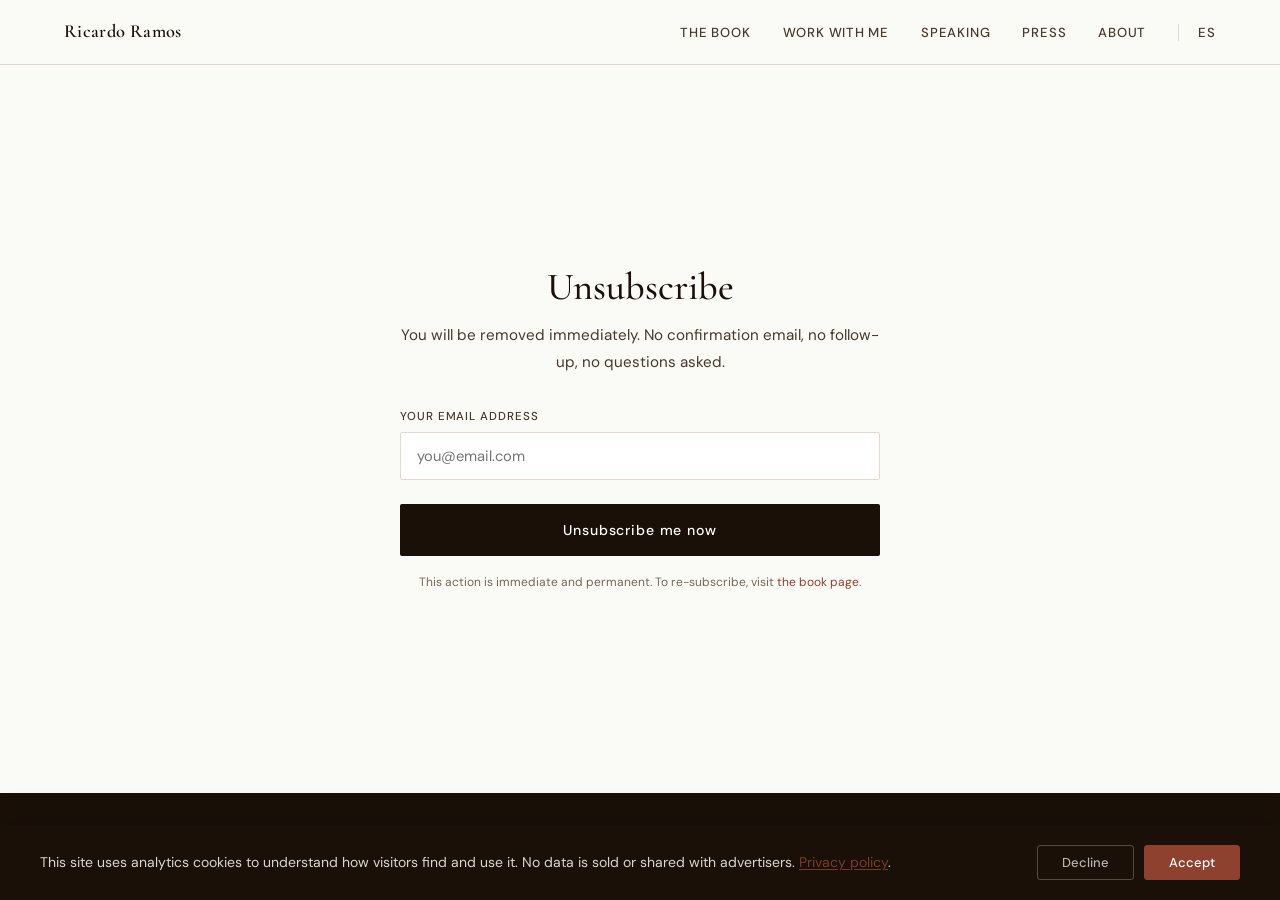
<file: unsubscribe.html>
<!DOCTYPE html>
<html lang="en">
<head>
  <meta charset="UTF-8" />
  <meta name="viewport" content="width=device-width, initial-scale=1.0" />
  <title>Unsubscribe — Ricardo Ramos</title>
  <meta name="robots" content="noindex, nofollow" />
  <link rel="preconnect" href="https://fonts.googleapis.com" />
  <link rel="preconnect" href="https://fonts.gstatic.com" crossorigin />
  <link href="https://fonts.googleapis.com/css2?family=Cormorant+Garamond:ital,wght@0,300;0,400;0,500;0,600;0,700;1,300;1,400;1,600&family=DM+Sans:opsz,wght@9..40,300;9..40,400;9..40,500&display=swap" rel="stylesheet" />
  <link rel="stylesheet" href="/css/styles.css" />
  <link rel="icon" type="image/x-icon" href="/favicon.ico"/>
<link rel="icon" type="image/png" sizes="96x96" href="/favicon-96x96.png"/>
<link rel="icon" type="image/svg+xml" href="/favicon.svg"/>
<link rel="apple-touch-icon" sizes="180x180" href="/apple-touch-icon.png"/>
<link rel="manifest" href="/site.webmanifest"/>
  <style>
    body { display: flex; flex-direction: column; min-height: 100svh; }
    main {
      flex: 1;
      display: flex;
      align-items: center;
      justify-content: center;
      padding: 6rem 5vw;
    }
    .unsub-card {
      width: min(480px, 100%);
      text-align: center;
    }
    .unsub-card h1 {
      font-family: var(--font-display);
      font-size: clamp(1.8rem, 3vw, 2.4rem);
      font-weight: 500;
      color: var(--ink);
      margin-bottom: 0.75rem;
      line-height: 1.2;
    }
    .unsub-card .lead {
      font-size: 0.95rem;
      color: var(--ink-mid);
      line-height: 1.75;
      margin-bottom: 2rem;
    }

    /* Email display state */
    .email-display {
      padding: 0.85rem 1.25rem;
      background: var(--cream);
      border: 1.5px solid var(--border);
      border-radius: var(--radius);
      font-size: 0.92rem;
      color: var(--ink);
      font-weight: 500;
      margin-bottom: 1.5rem;
      display: none;
    }
    .email-display.show { display: block; }

    /* Manual email input (fallback if no token in URL) */
    .email-input-wrap {
      text-align: left;
      margin-bottom: 1.5rem;
    }
    .email-input-wrap label {
      font-size: 0.72rem;
      font-weight: 500;
      letter-spacing: 0.08em;
      text-transform: uppercase;
      color: var(--ink-mid);
      display: block;
      margin-bottom: 0.35rem;
    }
    .email-input-wrap input {
      width: 100%;
      padding: 0 1rem;
      height: 48px;
      border: 1.5px solid var(--border);
      border-radius: var(--radius);
      background: #fff;
      font-family: var(--font-body);
      font-size: 0.92rem;
      color: var(--ink);
      appearance: none;
      transition: border-color 0.2s, box-shadow 0.2s;
      min-height: 44px;
    }
    .email-input-wrap input:focus {
      outline: none;
      border-color: var(--terra);
      box-shadow: 0 0 0 3px rgba(142,65,46,0.1);
    }
    .email-input-wrap input.error { border-color: #c0392b; }
    .field-err { font-size: 0.72rem; color: #c0392b; display: none; margin-top: 0.25rem; }
    .field-err.show { display: block; }

    .unsub-btn {
      width: 100%;
      height: 52px;
      background: var(--dark);
      color: #fff;
      border: none;
      border-radius: var(--radius);
      font-family: var(--font-body);
      font-size: 0.88rem;
      font-weight: 500;
      letter-spacing: 0.06em;
      cursor: pointer;
      transition: background 0.2s;
      display: flex;
      align-items: center;
      justify-content: center;
      gap: 0.6rem;
      min-height: 44px;
      margin-bottom: 1rem;
    }
    .unsub-btn:hover { background: #2C1A0E; }
    .unsub-btn:disabled { opacity: 0.6; cursor: not-allowed; }
    .unsub-btn .spinner {
      width: 16px; height: 16px; border: 2px solid rgba(255,255,255,0.3);
      border-top-color: #fff; border-radius: 50%;
      animation: spin 0.7s linear infinite; display: none;
    }
    .unsub-btn.loading .spinner { display: block; }
    .unsub-btn.loading .btn-text { display: none; }
    @keyframes spin { to { transform: rotate(360deg); } }

    /* States */
    .state { display: none; }
    .state.show { display: block; }

    .success-icon {
      width: 56px; height: 56px;
      background: #d4edda;
      border-radius: 50%;
      display: flex; align-items: center; justify-content: center;
      margin: 0 auto 1.5rem;
    }
    .success-icon svg { width: 24px; height: 24px; stroke: #28a745; fill: none; stroke-width: 2.5; stroke-linecap: round; stroke-linejoin: round; }
    .success-title {
      font-family: var(--font-display);
      font-size: 1.6rem;
      font-weight: 500;
      color: var(--ink);
      margin-bottom: 0.75rem;
    }
    .success-body { font-size: 0.88rem; color: var(--ink-mid); line-height: 1.75; }
    .success-body a { color: var(--terra); border-bottom: 1px solid currentColor; }

    .error-icon {
      width: 56px; height: 56px;
      background: #fde;
      border-radius: 50%;
      display: flex; align-items: center; justify-content: center;
      margin: 0 auto 1.5rem;
    }
    .error-icon svg { width: 24px; height: 24px; stroke: #c0392b; fill: none; stroke-width: 2; stroke-linecap: round; }
    .error-title { font-family: var(--font-display); font-size: 1.4rem; font-weight: 500; color: var(--ink); margin-bottom: 0.75rem; }
    .error-body { font-size: 0.88rem; color: var(--ink-mid); line-height: 1.75; }
    .error-body a { color: var(--terra); border-bottom: 1px solid currentColor; }
    .retry-btn {
      margin-top: 1.5rem;
      background: none;
      border: 1.5px solid var(--border);
      border-radius: var(--radius);
      padding: 0.6rem 1.5rem;
      font-family: var(--font-body);
      font-size: 0.82rem;
      font-weight: 500;
      color: var(--ink-mid);
      cursor: pointer;
      transition: border-color 0.2s, color 0.2s;
      min-height: 44px;
    }
    .retry-btn:hover { border-color: var(--terra); color: var(--terra); }

    .fine { font-size: 0.75rem; color: var(--ink-soft); }
    .fine a { color: var(--terra); }
  </style>
</head>
  <nav class="nav scrolled" id="main-nav" role="navigation" style="position:relative;">
    <a href="/" class="nav-logo">Ricardo Ramos</a>
    <ul class="nav-links">
      <li><a href="/book.html">The Book</a></li>
      <li><a href="/work-with-me.html">Work With Me</a></li>
      <li><a href="/speaking.html">Speaking</a></li>
      <li><a href="/press.html">Press</a></li>
      <li><a href="/about.html">About</a></li>
      <li><a href="https://es.ricardoramosauthor.com" class="nav-lang">ES</a></li>
    </ul>
    <button class="nav-hamburger" id="hamburger" aria-label="Open menu" aria-expanded="false">
      <span></span><span></span><span></span>
    </button>
  </nav>
  <div class="nav-mobile" id="mobile-nav">
    <a href="/book.html">The Book</a>
    <a href="/work-with-me.html">Work With Me</a>
    <a href="/speaking.html">Speaking</a>
    <a href="/press.html">Press</a>
    <a href="/about.html">About</a>
  </div>

  <main>
    <div class="unsub-card">

      <!-- DEFAULT STATE: form -->
      <div id="state-default" class="state show">
        <h1>Unsubscribe</h1>
        <p class="lead">You will be removed immediately. No confirmation email, no follow-up, no questions asked.</p>
        <div id="email-display" class="email-display" aria-live="polite"></div>
        <div class="email-input-wrap" id="email-input-wrap">
          <label for="unsub-email">Your email address</label>
          <input type="email" id="unsub-email" placeholder="you@email.com" autocomplete="email" />
          <span class="field-err" id="err-email">Please enter a valid email address.</span>
        </div>
        <button type="button" class="unsub-btn" id="unsub-btn">
          <span class="btn-text">Unsubscribe me now</span>
          <span class="spinner" aria-hidden="true"></span>
        </button>
        <p class="fine">This action is immediate and permanent. To re-subscribe, visit <a href="/book.html#chapter1">the book page</a>.</p>
      </div>

      <!-- SUCCESS STATE -->
      <div id="state-success" class="state">
        <div class="success-icon"><svg viewBox="0 0 24 24"><polyline points="20 6 9 17 4 12"/></svg></div>
        <p class="success-title">You are unsubscribed.</p>
        <p class="success-body">You have been removed from all Ricardo Ramos email lists. You will not hear from us again unless you choose to re-subscribe.<br><br>If this was a mistake, you can always <a href="/book.html#chapter1">sign up again</a> at any time.</p>
      </div>

      <!-- ERROR STATE -->
      <div id="state-error" class="state">
        <div class="error-icon">
          <svg viewBox="0 0 24 24"><line x1="18" y1="6" x2="6" y2="18"/><line x1="6" y1="6" x2="18" y2="18"/></svg>
        </div>
        <p class="error-title">Something went wrong.</p>
        <p class="error-body">We could not process your request right now. Please try again, or email <a href="mailto:ricardo@ricardoramosauthor.com">ricardo@ricardoramosauthor.com</a> and we will remove you manually within 24 hours.</p>
        <button type="button" class="retry-btn" id="retry-btn">Try again</button>
      </div>

    </div>
  </main>

  <footer>
    <span class="footer-brand">Ricardo Ramos</span>
    <ul class="footer-links">
      <li><a href="/book.html">The Book</a></li>
      <li><a href="/">Home</a></li>
    </ul>
    <p class="footer-copy">© 2026 Ricardo Ramos. Madrid, Spain.</p>
  </footer>

  <script>
    // Mobile nav
    const burger = document.getElementById('hamburger');
    const mobileNav = document.getElementById('mobile-nav');
    burger.addEventListener('click', () => {
      const open = burger.classList.toggle('open');
      mobileNav.classList.toggle('open', open);
      burger.setAttribute('aria-expanded', open);
      document.body.style.overflow = open ? 'hidden' : '';
    });

    // Read email from URL param (?email=xxx or ?token=xxx)
    const params = new URLSearchParams(window.location.search);
    const emailParam = params.get('email');
    const tokenParam = params.get('token');
    let resolvedEmail = emailParam || '';

    const emailDisplay = document.getElementById('email-display');
    const emailInputWrap = document.getElementById('email-input-wrap');
    const emailInput = document.getElementById('unsub-email');

    if (resolvedEmail) {
      emailDisplay.textContent = resolvedEmail;
      emailDisplay.classList.add('show');
      emailInputWrap.style.display = 'none';
    }

    // Show/hide states
    function showState(name) {
      ['default','success','error'].forEach(s => {
        document.getElementById('state-' + s).classList.toggle('show', s === name);
      });
    }

    // Unsubscribe action
    async function doUnsub() {
      const email = resolvedEmail || emailInput.value.trim();
      const errEl = document.getElementById('err-email');

      if (!resolvedEmail) {
        const valid = /^[^\s@]+@[^\s@]+\.[^\s@]+$/.test(email);
        emailInput.classList.toggle('error', !valid);
        errEl.classList.toggle('show', !valid);
        if (!valid) return;
      }

      const btn = document.getElementById('unsub-btn');
      btn.classList.add('loading'); btn.disabled = true;

      try {
        const res = await fetch('/unsubscribe', {
          method: 'POST',
          headers: {'Content-Type':'application/json'},
          body: JSON.stringify({ email, token: tokenParam || null }),
        });
        if (!res.ok) throw new Error();
        showState('success');
      } catch {
        showState('error');
      }
    }

    document.getElementById('unsub-btn').addEventListener('click', doUnsub);
    document.getElementById('retry-btn').addEventListener('click', () => {
      showState('default');
      const btn = document.getElementById('unsub-btn');
      btn.classList.remove('loading'); btn.disabled = false;
    });

    // Allow pressing Enter in email field
    emailInput.addEventListener('keydown', e => { if (e.key === 'Enter') { e.preventDefault(); doUnsub(); } });
  </script>
  <!-- GDPR CONSENT BANNER -->
<style>
  #consent-banner {
    position: fixed;
    bottom: 0;
    left: 0;
    right: 0;
    background: var(--dark, #1A1008);
    color: var(--bg, #FAFAF6);
    padding: 20px 40px;
    display: flex;
    align-items: center;
    justify-content: space-between;
    gap: 24px;
    z-index: 9999;
    font-family: 'DM Sans', sans-serif;
    font-size: 14px;
    line-height: 1.6;
    box-shadow: 0 -4px 32px rgba(0,0,0,0.18);
    transform: translateY(100%);
    transition: transform 0.4s cubic-bezier(0.16, 1, 0.3, 1);
  }
  #consent-banner.visible { transform: translateY(0); }
  #consent-banner p { margin: 0; flex: 1; opacity: 0.85; }
  #consent-banner a { color: var(--terra, #8E412E); text-decoration: underline; text-underline-offset: 2px; }
  .consent-buttons { display: flex; gap: 10px; flex-shrink: 0; }
  .consent-btn {
    padding: 10px 24px;
    border-radius: 3px;
    font-family: 'DM Sans', sans-serif;
    font-size: 13px;
    font-weight: 500;
    cursor: pointer;
    transition: opacity 0.2s;
    line-height: 1;
  }
  .consent-btn:hover { opacity: 0.8; }
  .consent-accept { background: var(--terra, #8E412E); color: #fff; border: 1px solid var(--terra, #8E412E); }
  .consent-decline { background: transparent; color: rgba(250,250,246,0.7); border: 1px solid rgba(250,250,246,0.25); }
  @media (max-width: 640px) {
    #consent-banner { flex-direction: column; align-items: flex-start; padding: 20px 24px; gap: 16px; }
    .consent-buttons { width: 100%; }
    .consent-btn { flex: 1; text-align: center; padding: 12px 16px; }
  }
</style>

<div id="consent-banner" role="dialog" aria-label="Cookie consent">
  <p>
    This site uses analytics cookies to understand how visitors find and use it.
    No data is sold or shared with advertisers.
    <a href="/privacy.html" target="_blank" rel="noopener">Privacy policy</a>.
  </p>
  <div class="consent-buttons">
    <button class="consent-btn consent-decline" id="consent-decline">Decline</button>
    <button class="consent-btn consent-accept" id="consent-accept">Accept</button>
  </div>
</div>

<script>
  (function () {
    var GTM_ID = 'GTM-TWHP7VLN';
    var COOKIE_NAME = 'ric_consent';
    var COOKIE_DAYS = 365;

    function setCookie(name, value, days) {
      var expires = new Date(Date.now() + days * 864e5).toUTCString();
      document.cookie = name + '=' + encodeURIComponent(value) +
        '; expires=' + expires + '; path=/; SameSite=Lax; Secure';
    }

    function getCookie(name) {
      return document.cookie.split('; ').reduce(function (r, v) {
        var parts = v.split('=');
        return parts[0] === name ? decodeURIComponent(parts[1]) : r;
      }, null);
    }

    function loadGTM(id) {
      window.dataLayer = window.dataLayer || [];
      window.dataLayer.push({ 'gtm.start': new Date().getTime(), event: 'gtm.js' });
      var s = document.createElement('script');
      s.async = true;
      s.src = 'https://www.googletagmanager.com/gtm.js?id=' + id;
      document.head.appendChild(s);
    }

    function hideBanner() {
      var banner = document.getElementById('consent-banner');
      if (!banner) return;
      banner.style.transform = 'translateY(100%)';
      setTimeout(function () { banner.style.display = 'none'; }, 420);
    }

    var consent = getCookie(COOKIE_NAME);
    if (consent === 'accepted') { loadGTM(GTM_ID); return; }
    if (consent === 'declined') { return; }

    var banner = document.getElementById('consent-banner');
    if (banner) { setTimeout(function () { banner.classList.add('visible'); }, 700); }

    document.getElementById('consent-accept').addEventListener('click', function () {
      setCookie(COOKIE_NAME, 'accepted', COOKIE_DAYS);
      loadGTM(GTM_ID);
      hideBanner();
    });

    document.getElementById('consent-decline').addEventListener('click', function () {
      setCookie(COOKIE_NAME, 'declined', COOKIE_DAYS);
      hideBanner();
    });
  })();
</script>
<!-- END GDPR CONSENT BANNER -->
</body>
</html>
</file>
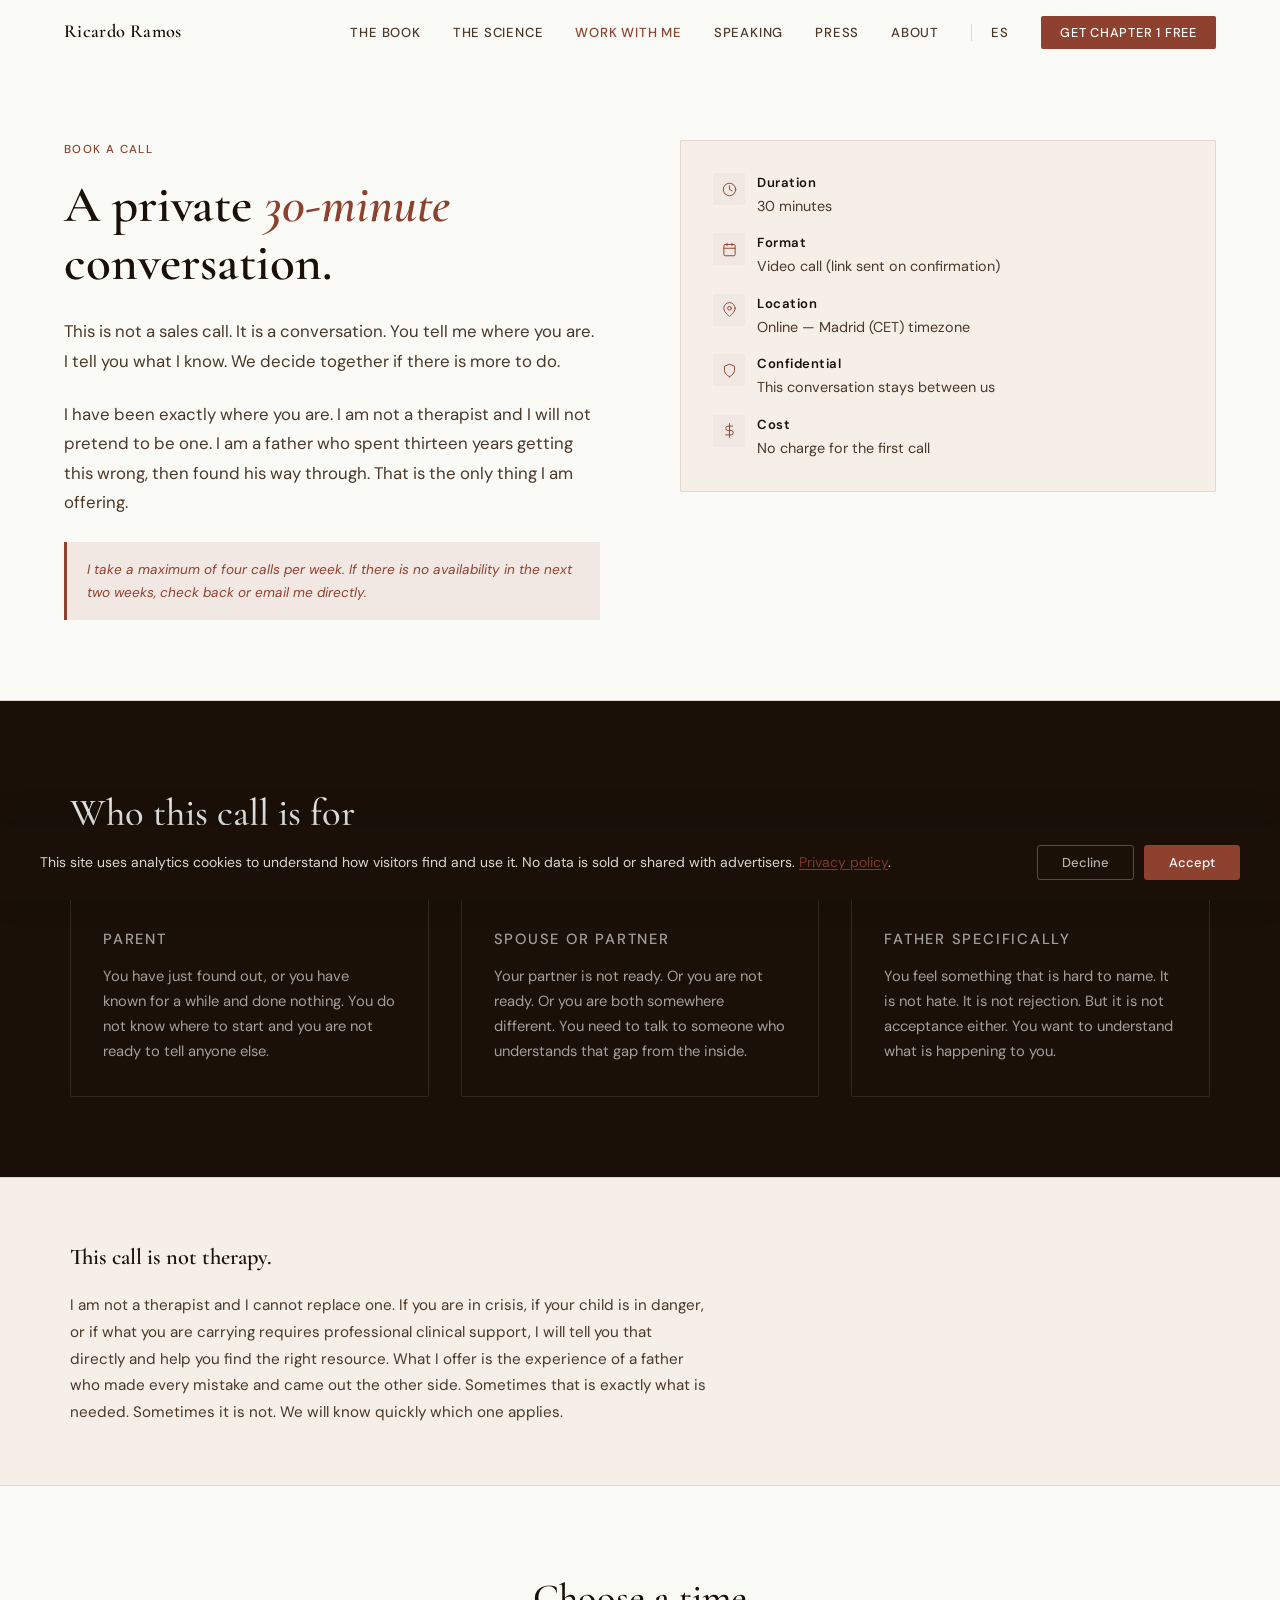
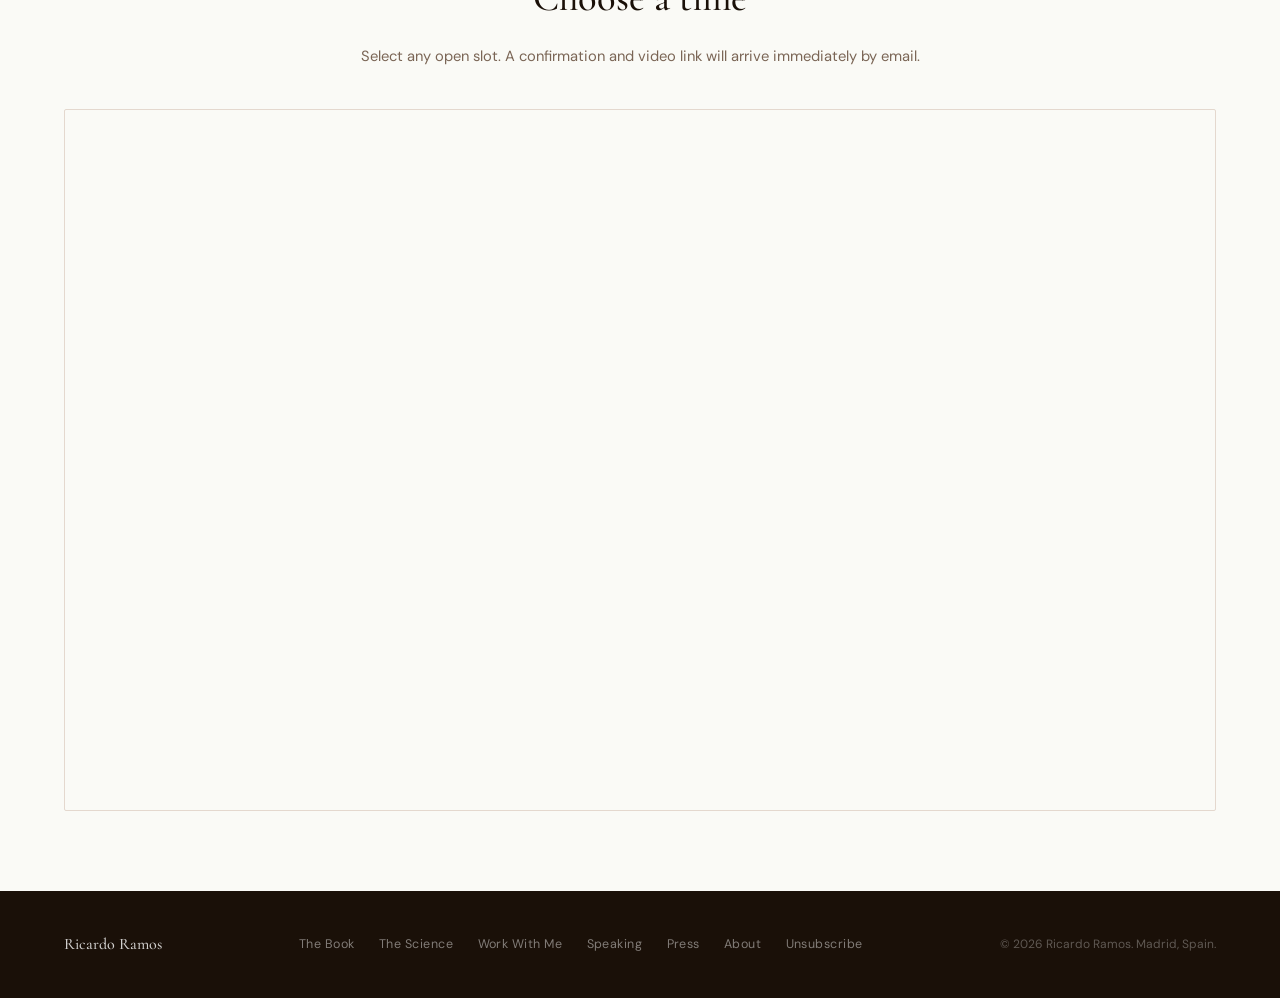
<file: work-with-me.html>
<!DOCTYPE html>
<html lang="en">
<head>
  <meta charset="UTF-8" />
  <meta name="viewport" content="width=device-width, initial-scale=1.0" />
  <title>Work With Me — Ricardo Ramos</title>
  <meta name="description" content="A private 30-minute conversation with Ricardo. Not a sales call. For parents who are ready to talk." />
  <link rel="preconnect" href="https://fonts.googleapis.com" />
  <link rel="preconnect" href="https://fonts.gstatic.com" crossorigin />
  <link href="https://fonts.googleapis.com/css2?family=Cormorant+Garamond:ital,wght@0,300;0,400;0,500;0,600;0,700;1,300;1,400;1,600&family=DM+Sans:opsz,wght@9..40,300;9..40,400;9..40,500&display=swap" rel="stylesheet" />
  <link rel="stylesheet" href="/css/styles.css" />
  <link rel="icon" type="image/x-icon" href="/favicon.ico"/>
<link rel="icon" type="image/png" sizes="96x96" href="/favicon-96x96.png"/>
<link rel="icon" type="image/svg+xml" href="/favicon.svg"/>
<link rel="apple-touch-icon" sizes="180x180" href="/apple-touch-icon.png"/>
<link rel="manifest" href="/site.webmanifest"/>
  <meta property="og:type" content="website" />
  <meta property="og:url" content="https://ricardoramosauthor.com/work-with-me" />
  <meta property="og:title" content="Work With Me — Ricardo Ramos" />
  <meta property="og:description" content="A private 30-minute conversation with Ricardo. Not a sales call. For parents who are ready to talk." />
  <meta property="og:image" content="https://ricardoramosauthor.com/og-image.jpg" />
  <meta name="twitter:card" content="summary_large_image" />
  <link rel="canonical" href="https://ricardoramosauthor.com/work-with-me" />
  <script type="application/ld+json">
  {
    "@context": "https://schema.org",
    "@type": "Service",
    "name": "Parent Coaching — Ricardo Ramos",
    "url": "https://ricardoramosauthor.com/work-with-me",
    "description": "Private 30-minute coaching calls for parents of transgender children.",
    "provider": { "@id": "https://ricardoramosauthor.com/#person" },
    "serviceType": "Coaching",
    "areaServed": "Worldwide",
    "availableLanguage": ["English", "Spanish"]
  }
  </script>
  <style>
    .wm-hero {
      padding: 140px 5vw 80px; border-bottom: 1px solid var(--border);
      display: grid; grid-template-columns: 1fr 1fr; gap: 5rem; align-items: start;
    }
    .wm-hero h1 { font-family: var(--font-display); font-size: clamp(2.4rem, 4vw, 3.6rem); font-weight: 600; line-height: 1.15; color: var(--ink); margin-bottom: 1.5rem; }
    .wm-hero h1 em { font-style: italic; color: var(--terra); }
    .wm-hero .lead { font-size: 1.05rem; color: var(--ink-mid); line-height: 1.75; margin-bottom: 1.5rem; }
    .wm-meta { display: flex; flex-direction: column; gap: 1rem; padding: 2rem; background: var(--cream); border: 1px solid var(--border); border-radius: var(--radius); }
    .wm-meta-item { display: flex; align-items: flex-start; gap: 0.75rem; }
    .wm-meta-icon { width: 32px; height: 32px; background: var(--terra-pale); border-radius: var(--radius); display: flex; align-items: center; justify-content: center; flex-shrink: 0; }
    .wm-meta-icon svg { width: 15px; height: 15px; stroke: var(--terra); }
    .wm-meta-text { font-size: 0.9rem; color: var(--ink-mid); line-height: 1.5; }
    .wm-meta-text strong { color: var(--ink); font-weight: 600; display: block; font-size: 0.82rem; letter-spacing: 0.04em; margin-bottom: 0.2rem; }
    .wm-note { font-size: 0.85rem; font-style: italic; color: var(--terra); padding: 1rem 1.25rem; border-left: 3px solid var(--terra); background: var(--terra-pale); margin-top: 1.5rem; }
    .for-section { padding: 80px 5vw; background: var(--dark); color: #fff; }
    .for-section h2 { font-family: var(--font-display); font-size: clamp(1.8rem, 3vw, 2.6rem); font-weight: 500; color: rgba(255,255,255,0.9); margin-bottom: 3rem; max-width: 520px; }
    .for-grid { display: grid; grid-template-columns: repeat(3, 1fr); gap: 2rem; }
    .for-card { padding: 2rem; border: 1px solid rgba(255,255,255,0.1); border-radius: var(--radius); }
    .for-card-label { font-size: 0.68rem; font-weight: 500; letter-spacing: 0.12em; text-transform: uppercase; color: var(--terra-light); margin-bottom: 0.75rem; }
    .for-card p { font-size: 0.92rem; color: rgba(255,255,255,0.6); line-height: 1.7; }
    .not-section { padding: 60px 5vw; border-top: 1px solid var(--border); border-bottom: 1px solid var(--border); background: var(--cream); }
    .not-section h3 { font-family: var(--font-display); font-size: 1.4rem; font-weight: 600; color: var(--ink); margin-bottom: 1rem; }
    .not-section p { font-size: 0.95rem; color: var(--ink-mid); line-height: 1.75; max-width: 640px; }
    .calendly-section { padding: 80px 5vw; }
    .calendly-header { max-width: 600px; margin: 0 auto 2.5rem; text-align: center; }
    .calendly-header h2 { font-family: var(--font-display); font-size: clamp(1.8rem, 3vw, 2.4rem); font-weight: 500; color: var(--ink); margin-bottom: 0.75rem; }
    .calendly-header p { font-size: 0.92rem; color: var(--ink-soft); }
    .calendly-wrap { min-height: 700px; border: 1px solid var(--border); border-radius: var(--radius); overflow: hidden; }
    .calendly-wrap .calendly-inline-widget { min-width: 320px; height: 700px; }
    @media (max-width: 900px) {
      .wm-hero { grid-template-columns: 1fr; gap: 3rem; padding-top: 100px; }
      .for-grid { grid-template-columns: 1fr; gap: 1rem; }
      .calendly-section { padding: 60px 0; }
      .calendly-header { padding: 0 5vw; }
      .calendly-wrap {
        border-radius: 0;
        border-left: none;
        border-right: none;
        overflow-x: auto;
        -webkit-overflow-scrolling: touch;
      }
      .calendly-wrap .calendly-inline-widget {
        min-width: 100%;
        width: 100%;
      }
    }
    html, body { overflow-x: hidden; }
  </style>
</head>
  <nav class="nav" id="main-nav" role="navigation">
    <a href="/" class="nav-logo">Ricardo Ramos</a>
    <ul class="nav-links">
      <li><a href="/book.html">The Book</a></li>
      <li><a href="/the-science">The Science</a></li>
      <li><a href="/work-with-me.html" class="active">Work With Me</a></li>
      <li><a href="/speaking.html">Speaking</a></li>
      <li><a href="/press.html">Press</a></li>
      <li><a href="/about.html">About</a></li>
      <li><a href="https://es.ricardoramosauthor.com" class="nav-lang">ES</a></li>
      <li><a href="/book.html#chapter1" class="nav-cta">Get Chapter 1 Free</a></li>
    </ul>
    <button class="nav-hamburger" id="hamburger" aria-label="Open menu" aria-expanded="false">
      <span></span><span></span><span></span>
    </button>
  </nav>
  <div class="nav-mobile" id="mobile-nav">
    <a href="/book.html">The Book</a>
    <a href="/the-science">The Science</a>
    <a href="/work-with-me.html">Work With Me</a>
    <a href="/speaking.html">Speaking</a>
    <a href="/press.html">Press</a>
    <a href="/about.html">About</a>
    <a href="/book.html#chapter1" class="mobile-cta">Get Chapter 1 Free</a>
    <a href="https://es.ricardoramosauthor.com" style="font-size:0.85rem;color:var(--ink-soft);letter-spacing:0.08em;text-transform:uppercase;">ES</a>
  </div>

  <section class="wm-hero">
    <div class="reveal">
      <p class="eyebrow">Book a call</p>
      <h1>A private <em>30-minute</em> conversation.</h1>
      <p class="lead">This is not a sales call. It is a conversation. You tell me where you are. I tell you what I know. We decide together if there is more to do.</p>
      <p class="lead">I have been exactly where you are. I am not a therapist and I will not pretend to be one. I am a father who spent thirteen years getting this wrong, then found his way through. That is the only thing I am offering.</p>
      <div class="wm-note">I take a maximum of four calls per week. If there is no availability in the next two weeks, check back or email me directly.</div>
    </div>
    <div class="reveal reveal-delay-1">
      <div class="wm-meta">
        <div class="wm-meta-item">
          <div class="wm-meta-icon"><svg viewBox="0 0 24 24" fill="none" stroke-width="1.5" stroke-linecap="round" stroke-linejoin="round"><circle cx="12" cy="12" r="10"/><polyline points="12 6 12 12 16 14"/></svg></div>
          <div class="wm-meta-text"><strong>Duration</strong>30 minutes</div>
        </div>
        <div class="wm-meta-item">
          <div class="wm-meta-icon"><svg viewBox="0 0 24 24" fill="none" stroke-width="1.5" stroke-linecap="round" stroke-linejoin="round"><rect x="3" y="4" width="18" height="18" rx="2" ry="2"/><line x1="16" y1="2" x2="16" y2="6"/><line x1="8" y1="2" x2="8" y2="6"/><line x1="3" y1="10" x2="21" y2="10"/></svg></div>
          <div class="wm-meta-text"><strong>Format</strong>Video call (link sent on confirmation)</div>
        </div>
        <div class="wm-meta-item">
          <div class="wm-meta-icon"><svg viewBox="0 0 24 24" fill="none" stroke-width="1.5" stroke-linecap="round" stroke-linejoin="round"><path d="M21 10c0 7-9 13-9 13s-9-6-9-13a9 9 0 0 1 18 0z"/><circle cx="12" cy="10" r="3"/></svg></div>
          <div class="wm-meta-text"><strong>Location</strong>Online — Madrid (CET) timezone</div>
        </div>
        <div class="wm-meta-item">
          <div class="wm-meta-icon"><svg viewBox="0 0 24 24" fill="none" stroke-width="1.5" stroke-linecap="round" stroke-linejoin="round"><path d="M12 22s8-4 8-10V5l-8-3-8 3v7c0 6 8 10 8 10z"/></svg></div>
          <div class="wm-meta-text"><strong>Confidential</strong>This conversation stays between us</div>
        </div>
        <div class="wm-meta-item">
          <div class="wm-meta-icon"><svg viewBox="0 0 24 24" fill="none" stroke-width="1.5" stroke-linecap="round" stroke-linejoin="round"><line x1="12" y1="1" x2="12" y2="23"/><path d="M17 5H9.5a3.5 3.5 0 0 0 0 7h5a3.5 3.5 0 0 1 0 7H6"/></svg></div>
          <div class="wm-meta-text"><strong>Cost</strong>No charge for the first call</div>
        </div>
      </div>
    </div>
  </section>

  <section class="for-section" aria-labelledby="for-heading">
    <div class="container">
      <h2 class="reveal" id="for-heading">Who this call is for</h2>
      <div class="for-grid">
        <div class="for-card reveal">
          <p class="for-card-label">Parent</p>
          <p>You have just found out, or you have known for a while and done nothing. You do not know where to start and you are not ready to tell anyone else.</p>
        </div>
        <div class="for-card reveal reveal-delay-1">
          <p class="for-card-label">Spouse or partner</p>
          <p>Your partner is not ready. Or you are not ready. Or you are both somewhere different. You need to talk to someone who understands that gap from the inside.</p>
        </div>
        <div class="for-card reveal reveal-delay-2">
          <p class="for-card-label">Father specifically</p>
          <p>You feel something that is hard to name. It is not hate. It is not rejection. But it is not acceptance either. You want to understand what is happening to you.</p>
        </div>
      </div>
    </div>
  </section>

  <section class="not-section">
    <div class="container">
      <h3 class="reveal">This call is not therapy.</h3>
      <p class="reveal reveal-delay-1">I am not a therapist and I cannot replace one. If you are in crisis, if your child is in danger, or if what you are carrying requires professional clinical support, I will tell you that directly and help you find the right resource. What I offer is the experience of a father who made every mistake and came out the other side. Sometimes that is exactly what is needed. Sometimes it is not. We will know quickly which one applies.</p>
    </div>
  </section>

  <section class="calendly-section" id="book" aria-labelledby="calendly-heading">
    <div class="calendly-header reveal">
      <h2 id="calendly-heading">Choose a time</h2>
      <p>Select any open slot. A confirmation and video link will arrive immediately by email.</p>
    </div>
    <div class="calendly-wrap reveal reveal-delay-1">
      <div class="calendly-inline-widget" data-url="https://calendly.com/ricardo_ramos_coach/30min?hide_gdpr_banner=1&primary_color=8E412E" style="min-width:320px;height:700px;"></div>
    </div>
  </section>

  <footer>
    <span class="footer-brand">Ricardo Ramos</span>
    <ul class="footer-links">
      <li><a href="/book.html">The Book</a></li>
      <li><a href="/the-science">The Science</a></li>
      <li><a href="/work-with-me.html">Work With Me</a></li>
      <li><a href="/speaking.html">Speaking</a></li>
      <li><a href="/press.html">Press</a></li>
      <li><a href="/about.html">About</a></li>
      <li><a href="/unsubscribe.html">Unsubscribe</a></li>
    </ul>
    <p class="footer-copy">© 2026 Ricardo Ramos. Madrid, Spain.</p>
  </footer>

  <script src="https://assets.calendly.com/assets/external/widget.js" async></script>
  <script>
    const nav = document.getElementById('main-nav');
    window.addEventListener('scroll', () => { nav.classList.toggle('scrolled', window.scrollY > 40); }, { passive: true });
    const burger = document.getElementById('hamburger');
    const mobileNav = document.getElementById('mobile-nav');
    burger.addEventListener('click', () => {
      const open = burger.classList.toggle('open');
      mobileNav.classList.toggle('open', open);
      burger.setAttribute('aria-expanded', open);
      document.body.style.overflow = open ? 'hidden' : '';
    });
    mobileNav.querySelectorAll('a').forEach(link => { link.addEventListener('click', () => { burger.classList.remove('open'); mobileNav.classList.remove('open'); document.body.style.overflow = ''; }); });
    document.querySelectorAll('.reveal').forEach(el => {
      const ro = new IntersectionObserver(entries => { entries.forEach(e => { if (e.isIntersecting) { e.target.classList.add('visible'); ro.unobserve(e.target); } }); }, { threshold: 0.1 });
      ro.observe(el);
    });
  </script>
  <!-- GDPR CONSENT BANNER -->
<style>
  #consent-banner {
    position: fixed;
    bottom: 0;
    left: 0;
    right: 0;
    background: var(--dark, #1A1008);
    color: var(--bg, #FAFAF6);
    padding: 20px 40px;
    display: flex;
    align-items: center;
    justify-content: space-between;
    gap: 24px;
    z-index: 9999;
    font-family: 'DM Sans', sans-serif;
    font-size: 14px;
    line-height: 1.6;
    box-shadow: 0 -4px 32px rgba(0,0,0,0.18);
    transform: translateY(100%);
    transition: transform 0.4s cubic-bezier(0.16, 1, 0.3, 1);
  }
  #consent-banner.visible { transform: translateY(0); }
  #consent-banner p { margin: 0; flex: 1; opacity: 0.85; }
  #consent-banner a { color: var(--terra, #8E412E); text-decoration: underline; text-underline-offset: 2px; }
  .consent-buttons { display: flex; gap: 10px; flex-shrink: 0; }
  .consent-btn {
    padding: 10px 24px;
    border-radius: 3px;
    font-family: 'DM Sans', sans-serif;
    font-size: 13px;
    font-weight: 500;
    cursor: pointer;
    transition: opacity 0.2s;
    line-height: 1;
  }
  .consent-btn:hover { opacity: 0.8; }
  .consent-accept { background: var(--terra, #8E412E); color: #fff; border: 1px solid var(--terra, #8E412E); }
  .consent-decline { background: transparent; color: rgba(250,250,246,0.7); border: 1px solid rgba(250,250,246,0.25); }
  @media (max-width: 640px) {
    #consent-banner { flex-direction: column; align-items: flex-start; padding: 20px 24px; gap: 16px; }
    .consent-buttons { width: 100%; }
    .consent-btn { flex: 1; text-align: center; padding: 12px 16px; }
  }
</style>

<div id="consent-banner" role="dialog" aria-label="Cookie consent">
  <p>
    This site uses analytics cookies to understand how visitors find and use it.
    No data is sold or shared with advertisers.
    <a href="/privacy.html" target="_blank" rel="noopener">Privacy policy</a>.
  </p>
  <div class="consent-buttons">
    <button class="consent-btn consent-decline" id="consent-decline">Decline</button>
    <button class="consent-btn consent-accept" id="consent-accept">Accept</button>
  </div>
</div>

<script>
  (function () {
    var GTM_ID = 'GTM-TWHP7VLN';
    var COOKIE_NAME = 'ric_consent';
    var COOKIE_DAYS = 365;

    function setCookie(name, value, days) {
      var expires = new Date(Date.now() + days * 864e5).toUTCString();
      document.cookie = name + '=' + encodeURIComponent(value) +
        '; expires=' + expires + '; path=/; SameSite=Lax; Secure';
    }

    function getCookie(name) {
      return document.cookie.split('; ').reduce(function (r, v) {
        var parts = v.split('=');
        return parts[0] === name ? decodeURIComponent(parts[1]) : r;
      }, null);
    }

    function loadGTM(id) {
      window.dataLayer = window.dataLayer || [];
      window.dataLayer.push({ 'gtm.start': new Date().getTime(), event: 'gtm.js' });
      var s = document.createElement('script');
      s.async = true;
      s.src = 'https://www.googletagmanager.com/gtm.js?id=' + id;
      document.head.appendChild(s);
    }

    function hideBanner() {
      var banner = document.getElementById('consent-banner');
      if (!banner) return;
      banner.style.transform = 'translateY(100%)';
      setTimeout(function () { banner.style.display = 'none'; }, 420);
    }

    var consent = getCookie(COOKIE_NAME);
    if (consent === 'accepted') { loadGTM(GTM_ID); return; }
    if (consent === 'declined') { return; }

    var banner = document.getElementById('consent-banner');
    if (banner) { setTimeout(function () { banner.classList.add('visible'); }, 700); }

    document.getElementById('consent-accept').addEventListener('click', function () {
      setCookie(COOKIE_NAME, 'accepted', COOKIE_DAYS);
      loadGTM(GTM_ID);
      hideBanner();
    });

    document.getElementById('consent-decline').addEventListener('click', function () {
      setCookie(COOKIE_NAME, 'declined', COOKIE_DAYS);
      hideBanner();
    });
  })();
</script>
<!-- END GDPR CONSENT BANNER -->
</body>
</html>
</file>
<file: css/styles.css>
/* ─── TOKENS ──────────────────────────────────────────────── */
:root {
  --bg:          #FAFAF6;
  --dark:        #1A1008;
  --dark-mid:    #2C1A0E;
  --terra:       #8E412E;
  --terra-light: #B5614A;
  --terra-pale:  #F2E8E3;
  --ink:         #1A1008;
  --ink-mid:     #4A3828;
  --ink-soft:    #7A6555;
  --border:      #E4D8CE;
  --cream:       #F5EFE8;
  --font-display: 'Cormorant Garamond', Georgia, serif;
  --font-body:    'DM Sans', system-ui, sans-serif;
  --ease: cubic-bezier(0.22, 1, 0.36, 1);
  --radius: 2px;
}

/* ─── RESET ───────────────────────────────────────────────── */
*, *::before, *::after { box-sizing: border-box; margin: 0; padding: 0; }
html { scroll-behavior: smooth; }
body {
  background: var(--bg);
  color: var(--ink);
  font-family: var(--font-body);
  font-size: 16px;
  line-height: 1.7;
  -webkit-font-smoothing: antialiased;
}
img { max-width: 100%; display: block; }
a { color: inherit; text-decoration: none; }

/* ─── UTILITY ─────────────────────────────────────────────── */
.container { width: min(1140px, 100%); margin-inline: auto; }
.section-label {
  font-size: 0.72rem; font-weight: 500; letter-spacing: 0.12em;
  text-transform: uppercase; color: var(--terra); margin-bottom: 1rem;
  display: flex; align-items: center; gap: 0.75rem;
}
.section-label::before {
  content: ''; display: block; width: 24px; height: 1px; background: var(--terra);
}
.eyebrow {
  font-size: 0.72rem; font-weight: 500; letter-spacing: 0.12em;
  text-transform: uppercase; color: var(--terra); margin-bottom: 1rem;
}

/* ─── SCROLL REVEAL ───────────────────────────────────────── */
.reveal { opacity: 0; transform: translateY(28px); transition: opacity 0.8s var(--ease), transform 0.8s var(--ease); }
.reveal.visible { opacity: 1; transform: none; }
.reveal-delay-1 { transition-delay: 0.1s; }
.reveal-delay-2 { transition-delay: 0.2s; }
.reveal-delay-3 { transition-delay: 0.3s; }
.reveal-delay-4 { transition-delay: 0.4s; }

/* ─── NAV ─────────────────────────────────────────────────── */
.nav {
  position: fixed; top: 0; left: 0; right: 0; z-index: 100;
  padding: 0 5vw; height: 64px;
  display: flex; align-items: center; justify-content: space-between;
  transition: background 0.4s var(--ease), box-shadow 0.4s var(--ease);
}
.nav.scrolled {
  background: rgba(250, 250, 246, 0.96);
  backdrop-filter: blur(12px);
  box-shadow: 0 1px 0 var(--border);
}
.nav-logo {
  font-family: var(--font-display); font-size: 1.15rem; font-weight: 600;
  letter-spacing: 0.02em; color: var(--ink); transition: color 0.2s;
}
.nav-logo:hover { color: var(--terra); }
.nav-links { display: flex; align-items: center; gap: 2rem; list-style: none; }
.nav-links a {
  font-size: 0.82rem; font-weight: 500; letter-spacing: 0.06em;
  text-transform: uppercase; color: var(--ink-mid); transition: color 0.2s;
}
.nav-links a:hover, .nav-links a.active { color: var(--terra); }
.nav-lang {
  font-size: 0.75rem; font-weight: 500; letter-spacing: 0.08em;
  text-transform: uppercase; color: var(--ink-soft);
  border-left: 1px solid var(--border); padding-left: 1.2rem; transition: color 0.2s;
}
.nav-lang:hover { color: var(--terra); }
.nav-cta {
  background: var(--terra); color: #fff !important;
  padding: 0.5rem 1.2rem; border-radius: var(--radius);
  font-size: 0.8rem !important; letter-spacing: 0.06em;
  transition: background 0.2s !important;
}
.nav-cta:hover { background: var(--terra-light) !important; color: #fff !important; }
.nav-hamburger {
  display: none; flex-direction: column; gap: 5px;
  cursor: pointer; background: none; border: none; padding: 4px;
}
.nav-hamburger span {
  display: block; width: 24px; height: 1.5px; background: var(--ink);
  transition: transform 0.3s var(--ease), opacity 0.3s;
}
.nav-hamburger.open span:nth-child(1) { transform: translateY(6.5px) rotate(45deg); }
.nav-hamburger.open span:nth-child(2) { opacity: 0; }
.nav-hamburger.open span:nth-child(3) { transform: translateY(-6.5px) rotate(-45deg); }
.nav-mobile {
  display: none; position: fixed; inset: 64px 0 0 0;
  background: var(--bg); z-index: 99;
  flex-direction: column; align-items: center; justify-content: center;
  gap: 2.5rem; opacity: 0; pointer-events: none;
  transition: opacity 0.3s var(--ease);
}
.nav-mobile.open { opacity: 1; pointer-events: all; }
.nav-mobile a {
  font-family: var(--font-display); font-size: 2rem; font-weight: 500;
  color: var(--ink); transition: color 0.2s;
}
.nav-mobile a:hover { color: var(--terra); }
.nav-mobile .mobile-cta {
  background: var(--terra); color: #fff;
  padding: 0.75rem 2rem; border-radius: var(--radius);
  font-family: var(--font-body); font-size: 0.85rem; font-weight: 500;
  letter-spacing: 0.06em; text-transform: uppercase;
}

/* ─── PAGE HERO ───────────────────────────────────────────── */
.page-hero {
  padding: 140px 5vw 80px; background: var(--bg);
  border-bottom: 1px solid var(--border);
}
.page-hero-inner { max-width: 760px; }
.page-hero h1 {
  font-family: var(--font-display); font-size: clamp(2.4rem, 4.5vw, 4rem);
  font-weight: 600; line-height: 1.15; color: var(--ink); margin-bottom: 1.5rem;
}
.page-hero h1 em { font-style: italic; color: var(--terra); }
.page-hero .lead {
  font-size: 1.1rem; color: var(--ink-mid); line-height: 1.75; max-width: 600px;
}

/* ─── BUTTONS ─────────────────────────────────────────────── */
.btn-primary {
  display: inline-flex; align-items: center; gap: 0.5rem;
  background: var(--terra); color: #fff;
  padding: 0.85rem 1.8rem; border-radius: var(--radius);
  font-size: 0.85rem; font-weight: 500; letter-spacing: 0.05em;
  transition: background 0.2s, transform 0.2s; min-height: 44px; border: none; cursor: pointer;
}
.btn-primary:hover { background: var(--terra-light); transform: translateY(-1px); }
.btn-primary:disabled { opacity: 0.6; cursor: not-allowed; transform: none; }
.btn-secondary {
  display: inline-flex; align-items: center; gap: 0.5rem;
  color: var(--ink-mid); font-size: 0.85rem; font-weight: 500;
  letter-spacing: 0.04em; padding: 0.85rem 0;
  border-bottom: 1px solid var(--border); min-height: 44px;
  transition: color 0.2s, border-color 0.2s; background: none;
  cursor: pointer;
}
.btn-secondary:hover { color: var(--terra); border-color: var(--terra); }
.btn-link {
  display: inline-flex; align-items: center; gap: 0.4rem;
  font-size: 0.85rem; font-weight: 500; color: var(--terra);
  letter-spacing: 0.03em; border-bottom: 1px solid currentColor;
  padding-bottom: 2px; transition: gap 0.2s;
}
.btn-link:hover { gap: 0.7rem; }

/* ─── FORMS ───────────────────────────────────────────────── */
.form-group { display: flex; flex-direction: column; gap: 0.35rem; margin-bottom: 1rem; }
.form-group label {
  font-size: 0.72rem; font-weight: 500; letter-spacing: 0.08em;
  text-transform: uppercase; color: var(--ink-mid);
}
.form-group input:not([type="checkbox"]):not([type="radio"]),
.form-group select,
.form-group textarea {
  padding: 0 1rem; height: 48px; border: 1.5px solid var(--border);
  width: 100%; box-sizing: border-box; appearance: none; transition: border-color 0.2s, box-shadow 0.2s;
}
.form-group textarea { height: auto; padding: 0.75rem 1rem; resize: vertical; min-height: 100px; }
.form-group select {
  background-image: url("data:image/svg+xml,%3Csvg xmlns='http://www.w3.org/2000/svg' width='12' height='12' viewBox='0 0 24 24' fill='none' stroke='%237A6555' stroke-width='2' stroke-linecap='round' stroke-linejoin='round'%3E%3Cpolyline points='6 9 12 15 18 9'%3E%3C/polyline%3E%3C/svg%3E");
  background-repeat: no-repeat; background-position: right 1rem center; padding-right: 2.5rem; cursor: pointer;
}
.form-group input:focus, .form-group select:focus, .form-group textarea:focus {
  outline: none; border-color: var(--terra); box-shadow: 0 0 0 3px rgba(142,65,46,0.1);
}
.form-group input.error, .form-group select.error { border-color: #c0392b; }
.field-error { font-size: 0.72rem; color: #c0392b; display: none; margin-top: 0.25rem; }
.field-error.show { display: block; }
.form-row { display: grid; grid-template-columns: minmax(0, 1fr) minmax(0, 1fr); gap: 1rem; }
.form-submit {
  width: 100%; height: 52px; background: var(--terra); color: #fff;
  border: none; border-radius: var(--radius); font-family: var(--font-body);
  font-size: 0.88rem; font-weight: 500; letter-spacing: 0.06em;
  cursor: pointer; transition: background 0.2s, transform 0.2s;
  display: flex; align-items: center; justify-content: center; gap: 0.6rem;
  min-height: 44px; margin-top: 0.5rem;
}
.form-submit:hover { background: var(--terra-light); transform: translateY(-1px); }
.form-submit:disabled { opacity: 0.6; cursor: not-allowed; transform: none; }
.form-submit .spinner {
  width: 16px; height: 16px; border: 2px solid rgba(255,255,255,0.3);
  border-top-color: #fff; border-radius: 50%; animation: spin 0.7s linear infinite; display: none;
}
.form-submit.loading .spinner { display: block; }
.form-submit.loading .btn-text { display: none; }
@keyframes spin { to { transform: rotate(360deg); } }
.form-fine { font-size: 0.78rem; color: var(--ink-soft); text-align: center; margin-top: 0.75rem; }
.form-success {
  display: none; padding: 2rem; background: #f0faf4;
  border: 1px solid #a8d5b5; border-radius: var(--radius); text-align: center;
}
.form-success.show { display: block; }
.form-success-icon {
  width: 48px; height: 48px; border-radius: 50%; background: #d4edda;
  display: flex; align-items: center; justify-content: center; margin: 0 auto 1rem;
}
.form-success-icon svg { width: 22px; height: 22px; stroke: #28a745; fill: none; stroke-width: 2.5; }
.form-success h3 { font-family: var(--font-display); font-size: 1.4rem; font-weight: 600; color: var(--ink); margin-bottom: 0.5rem; }
.form-success p { font-size: 0.9rem; color: var(--ink-mid); }
.form-error {
  display: none; padding: 0.75rem 1rem; background: #fdf2f2;
  border: 1px solid #f5c6cb; border-radius: var(--radius);
  font-size: 0.85rem; color: #721c24; margin-bottom: 1rem;
}
.form-error.show { display: block; }
.email-suggest { 
  font-size: 0.78rem; color: var(--terra); cursor: pointer; 
  display: none; margin-top: 0.3rem; 
  padding: 0.35rem 0.6rem;
  background: var(--terra-pale);
  border-radius: var(--radius);
  border: 1px solid rgba(142,65,46,0.2);
}
.email-suggest.show { display: inline-block; }

/* ─── FOOTER ──────────────────────────────────────────────── */
footer {
  background: var(--dark); color: rgba(255,255,255,0.5);
  padding: 2.5rem 5vw;
  display: flex; align-items: center; justify-content: space-between;
  flex-wrap: wrap; gap: 1rem; font-size: 0.8rem;
}
.footer-brand {
  font-family: var(--font-display); font-size: 1rem;
  color: rgba(255,255,255,0.8); font-weight: 500;
}
.footer-links { display: flex; gap: 1.5rem; list-style: none; flex-wrap: wrap; }
.footer-links a { color: rgba(255,255,255,0.45); font-size: 0.78rem; letter-spacing: 0.04em; transition: color 0.2s; }
.footer-links a:hover { color: var(--terra-light); }
.footer-copy { font-size: 0.75rem; color: rgba(255,255,255,0.3); }

/* ─── NAV OVER DARK HERO ──────────────────────────────────── */
/* Applied to pages where the hero background is dark (index, speaking) */
.nav.hero-dark:not(.scrolled) .nav-logo { color: rgba(255,255,255,0.9); }
.nav.hero-dark:not(.scrolled) .nav-links a:not(.nav-cta) { color: rgba(255,255,255,0.7); }
.nav.hero-dark:not(.scrolled) .nav-links a:not(.nav-cta):hover { color: #fff; }
.nav.hero-dark:not(.scrolled) .nav-lang {
  color: rgba(255,255,255,0.4);
  border-left-color: rgba(255,255,255,0.15);
}
.nav.hero-dark:not(.scrolled) .nav-hamburger span { background: rgba(255,255,255,0.85); }

/* ─── RESPONSIVE ──────────────────────────────────────────── */
#country-dropdown {
      display: none;
      position: absolute;
      z-index: 200;
      left: 0; right: 0;
      background: #fff;
      border: 1px solid var(--border);
      border-top: none;
      max-height: 220px;
      overflow-y: auto;
      border-radius: 0 0 6px 6px;
      box-shadow: 0 6px 16px rgba(0,0,0,0.08);
    }
    .country-option {
      padding: 10px 14px;
      cursor: pointer;
      font-size: 0.9rem;
      color: var(--ink);
      line-height: 1.4;
    }
    .country-option:hover { background: var(--cream); }
@media (max-width: 900px) {
  .nav-links { display: none; }
  .nav-hamburger { display: flex; }
  .nav-mobile { display: flex; }
  .form-row { grid-template-columns: minmax(0, 1fr); }
  footer { flex-direction: column; align-items: flex-start; gap: 1.5rem; }
}
@media (max-width: 600px) {
  .page-hero h1 { font-size: clamp(1.9rem, 7vw, 2.4rem); }
}
.consent-row {
  display: flex;
  align-items: flex-start;
  gap: 12px;
  width: 100%;
  box-sizing: border-box;
  margin-bottom: 1.25rem;
}
.consent-row input[type="checkbox"] {
  flex-shrink: 0;
  width: 16px;
  height: 16px;
  margin-top: 3px;
  cursor: pointer;
  accent-color: var(--terra);
}
.consent-row p,
.consent-row span,
.consent-row label {
  flex: 1;
  font-size: 13px;
  line-height: 1.55;
  color: var(--muted);
  margin: 0;
}
</file>
